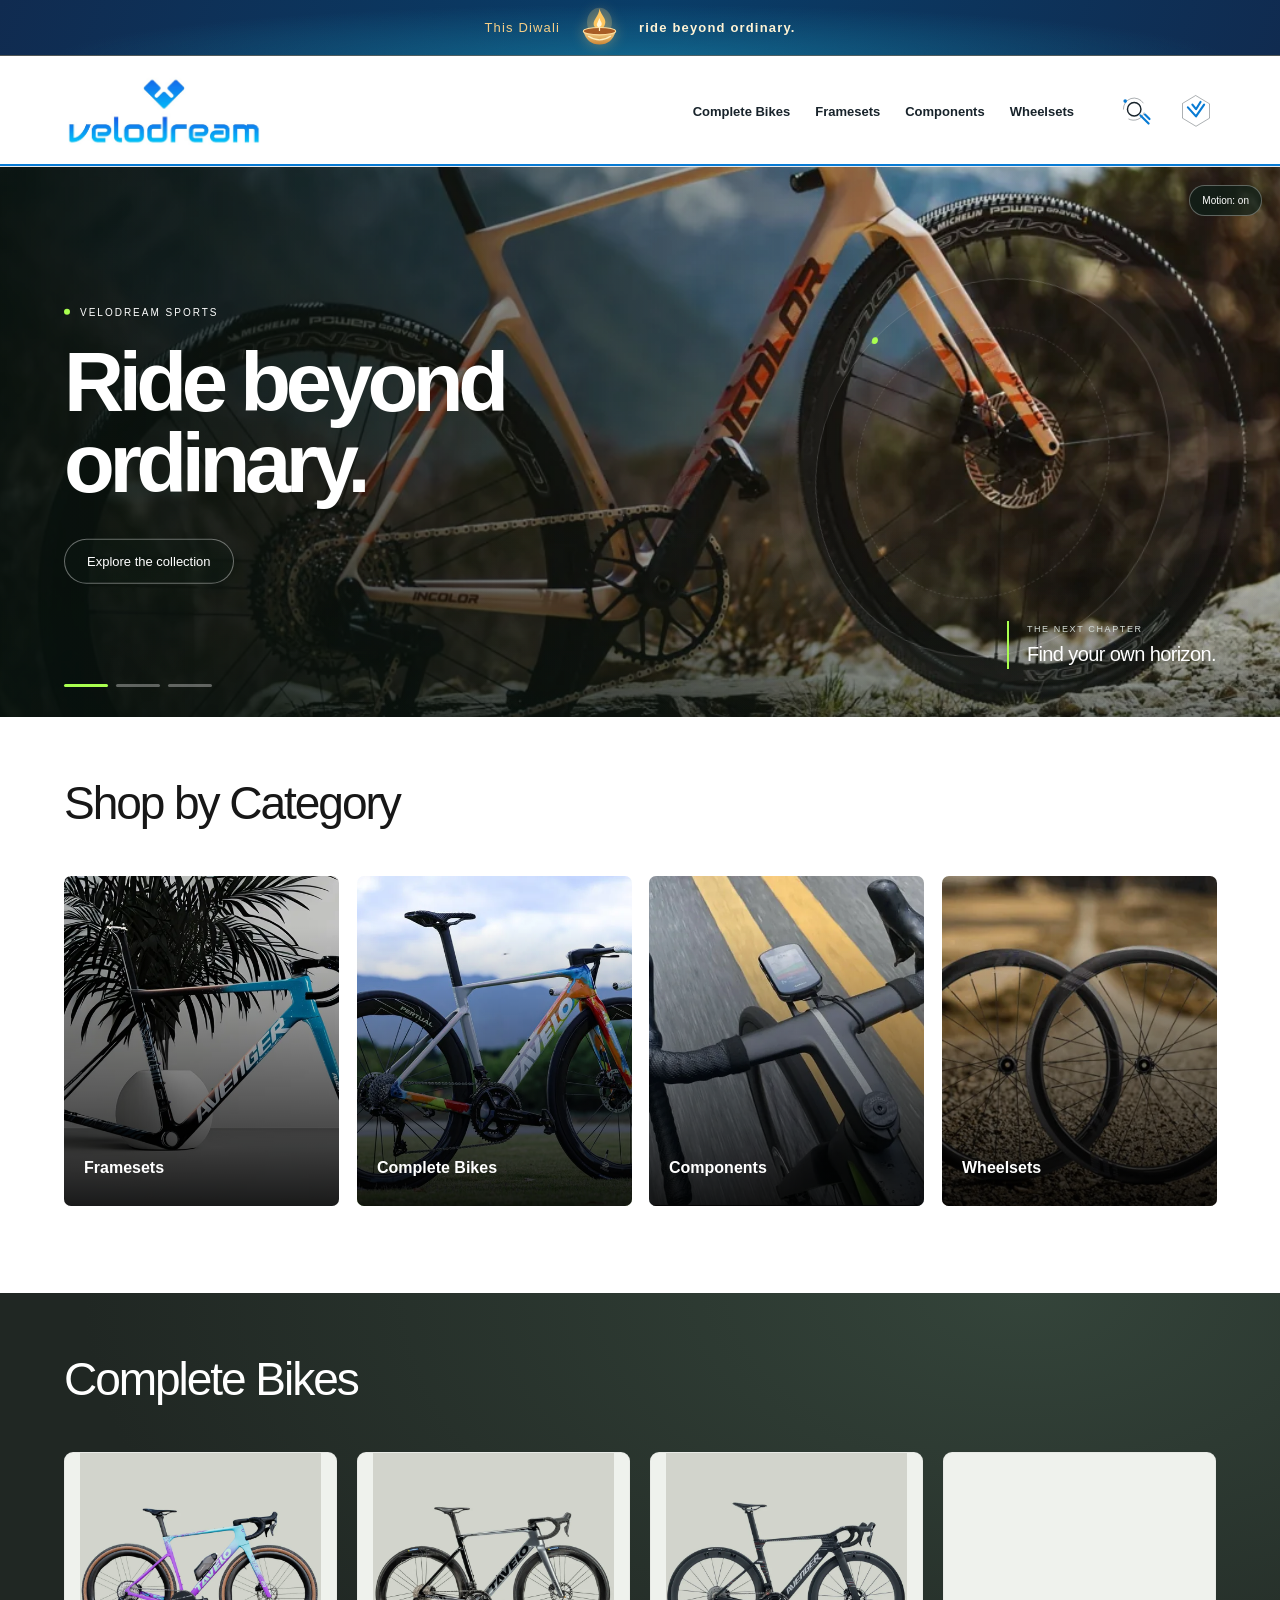
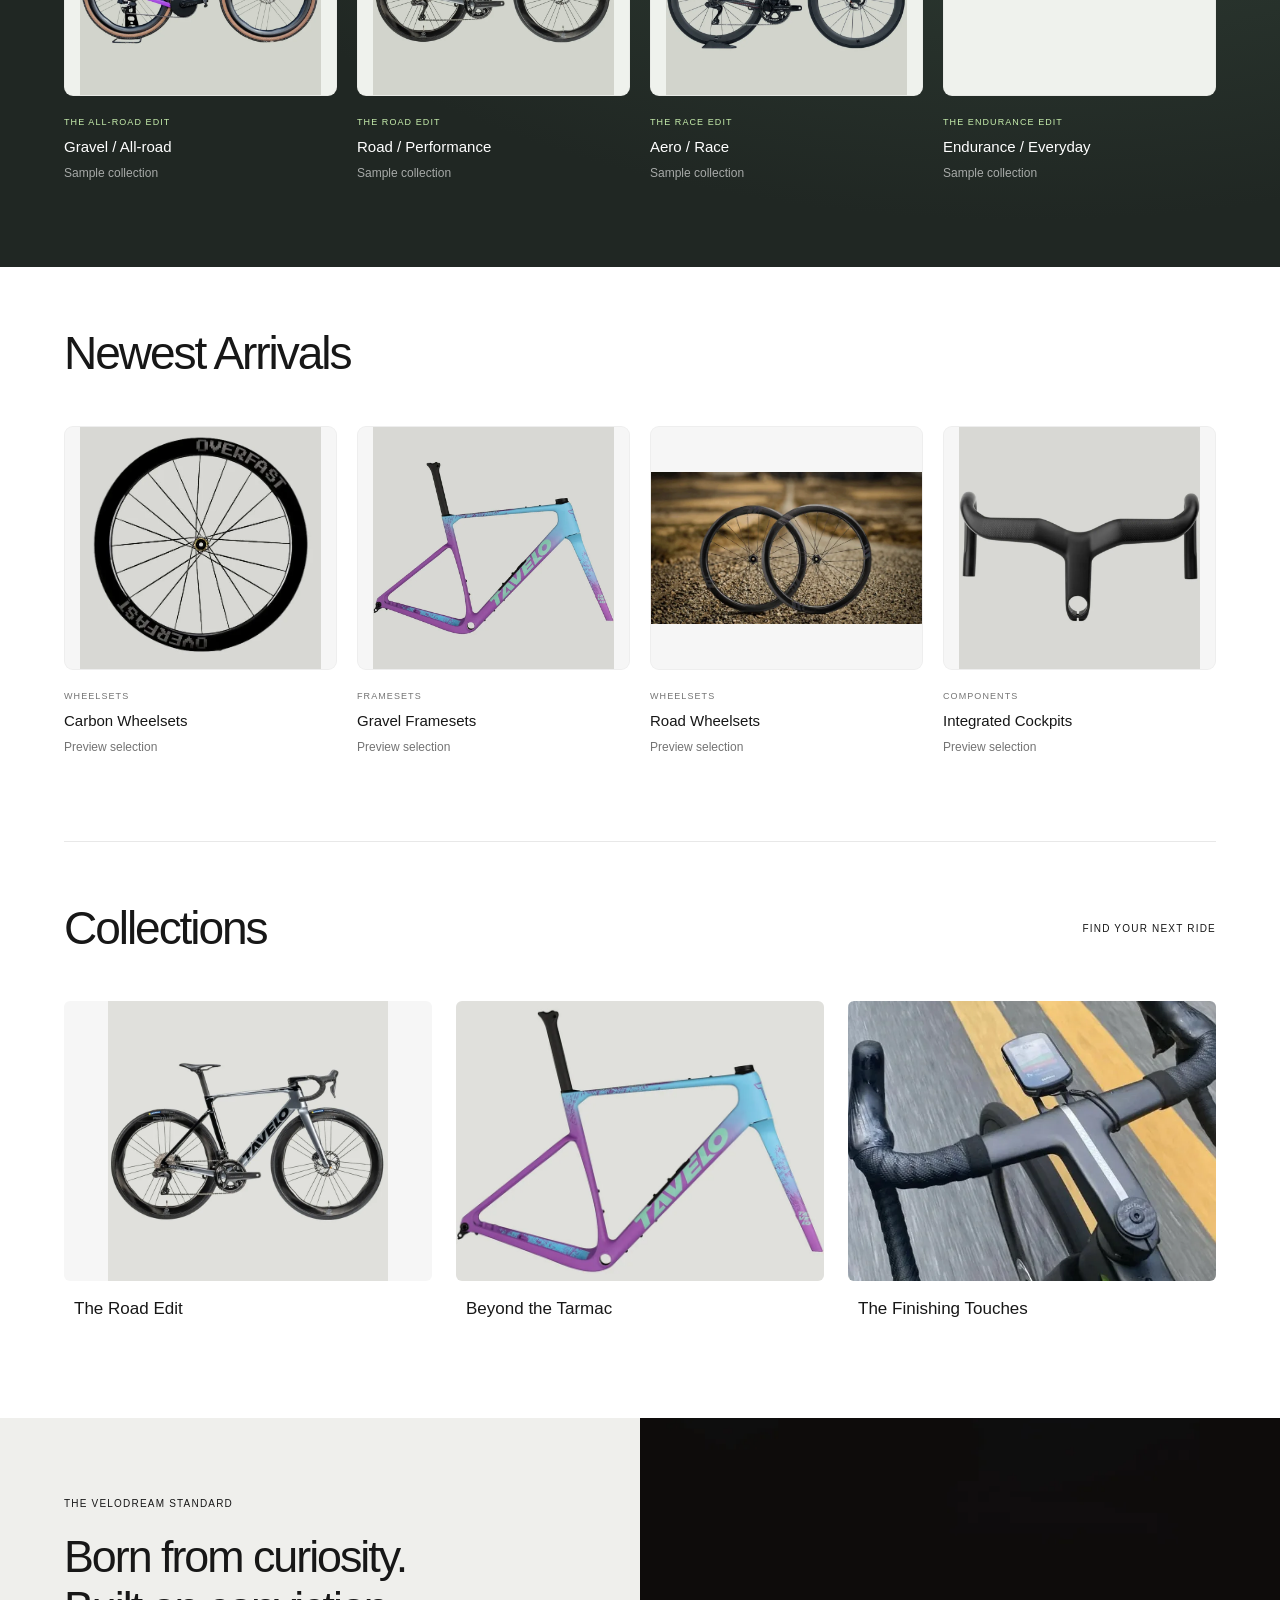
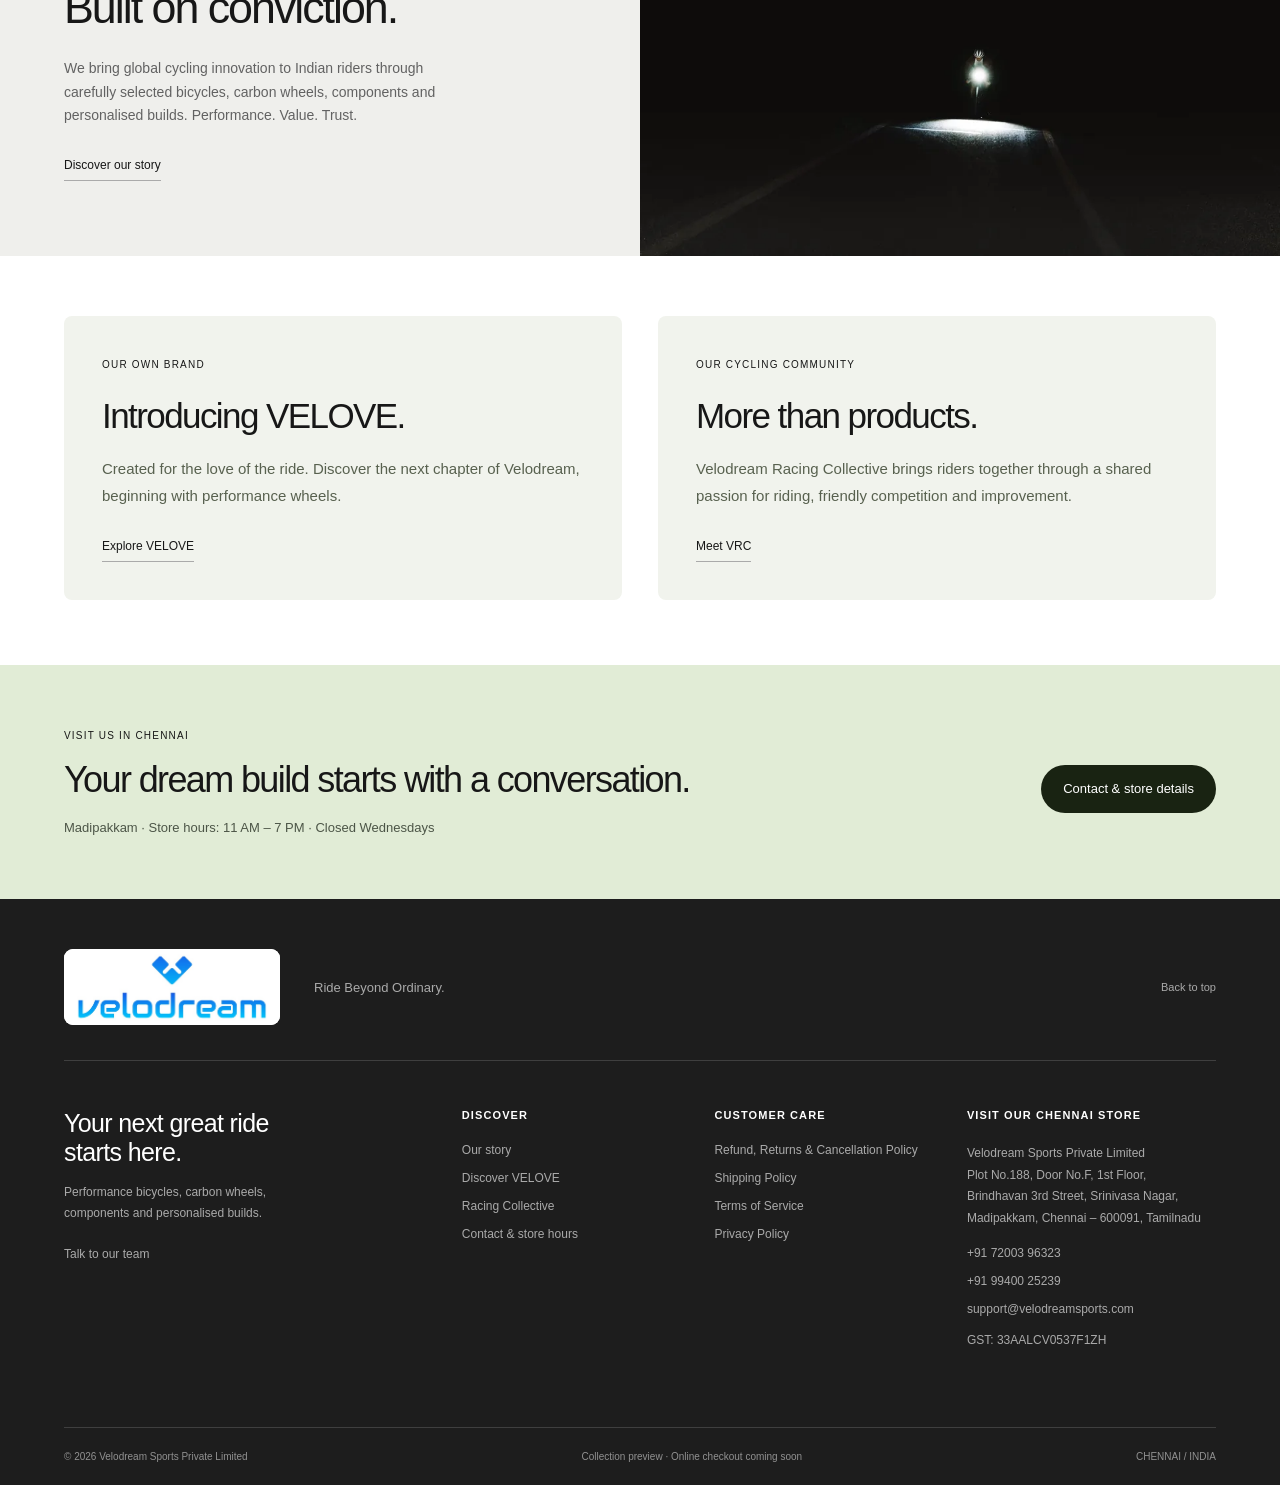
<file: index.html>
<!doctype html>
<html lang="en">
<head>
  <meta charset="utf-8">
  <meta name="viewport" content="width=device-width,initial-scale=1">
  <meta name="description" content="Performance bicycles, carbon wheelsets, framesets and custom bike builds. Discover Velodream Sports and visit our Chennai store.">
  <title>Velodream Sports | Ride Beyond Ordinary</title>
  <link rel="icon" href="logo.png" type="image/png">
  <link rel="stylesheet" href="styles.css">
  <link rel="stylesheet" href="motion.css?v=3">
  <script src="app.js?v=4" defer></script>
  <script src="motion.js?v=3" defer></script>
  <link rel="stylesheet" href="content.css?v=7">
</head>
<body>
  <a class="skip" href="#main">Skip to content</a>
  <div class="announcement diwali-banner"><div class="diwali-message"><span class="diwali-prefix">This Diwali</span><svg class="diya-art" viewBox="0 0 64 64" aria-hidden="true" focusable="false"><defs><linearGradient id="diya-bowl" x2="0" y2="1"><stop stop-color="#ffe4a1"/><stop offset="1" stop-color="#cd8635"/></linearGradient></defs><ellipse class="diya-glow" cx="32" cy="25" rx="17" ry="20" fill="#ffd67c" opacity=".22"/><path class="diya-flame" d="M32 6C34 16 43 20 39 29C36 37 24 35 24 27C24 20 31 17 32 6Z" fill="#ffc65f"/><path d="M32 19C33 24 37 26 34 30C30 34 27 29 29 26Z" fill="#fff7d9"/><path d="M10 37Q32 31 54 37Q49 55 32 55Q15 55 10 37Z" fill="url(#diya-bowl)"/><ellipse cx="32" cy="37" rx="22" ry="5" fill="#a85c25" stroke="#ffdfa0" stroke-width="1.5"/><path d="M17 44Q32 54 47 44M32 36L32 31" fill="none" stroke="#fff0c0" stroke-width="1.7" stroke-linecap="round"/></svg><span class="diwali-tagline">ride beyond ordinary.</span></div></div>
  <header class="header">
    <div class="header-inner">
      <button class="icon mobile-menu" aria-label="Open menu" aria-expanded="false" aria-controls="mobile-nav"><svg class="menu-art" viewBox="0 0 40 40" aria-hidden="true"><path class="menu-ribbon top" d="M8 14H32"/><path class="menu-ribbon bottom" d="M8 26H32"/><circle class="menu-node" cx="30" cy="20" r="2"/></svg></button>
      <a class="brand" href="./" aria-label="Velodream Sports home"><img src="velodream-blue-logo.jpg" width="1169" height="877" alt="Velodream"></a>
      <nav class="desktop-nav" aria-label="Main navigation">
        <a href="#complete-bikes">Complete Bikes </a><a href="#framesets">Framesets </a><a href="#components">Components </a><a href="#wheelsets">Wheelsets </a>
      </nav>
      <div class="header-actions"><button class="icon" data-search aria-label="Search the preview"><svg class="search-art" viewBox="0 0 40 40" aria-hidden="true"><path class="art-halo" d="M6 18A12 12 0 0 1 28 11M29 22A12 12 0 0 1 12 29"/><circle cx="18" cy="18" r="7.5"/><path class="art-accent" d="M25 25L34 34M30 24L35 29"/><circle class="art-spark" cx="8" cy="9" r="2"/></svg></button><a class="icon about-icon" href="#about" aria-label="About Velodream"><svg viewBox="0 0 40 40" aria-hidden="true"><path class="art-halo" d="M20 3L35 12V28L20 37L5 28V12Z"/><path class="art-accent" d="M11 16L20 26L29 13M16 13L20 18L25 10"/></svg></a></div>
    </div>
    <nav id="mobile-nav" class="mobile-nav" hidden inert aria-label="Mobile navigation"><div class="mobile-nav-inner"><span class="menu-eyebrow">FIND YOUR NEXT RIDE</span><a href="#complete-bikes"><img src="bike-2-optimized.webp" width="76" height="54" alt="" loading="lazy"><span>Complete Bikes<small>The complete ride</small></span><span class="menu-number">01</span></a><a href="#framesets"><img src="frame-detail-optimized.webp" width="76" height="54" alt="" loading="lazy"><span>Framesets<small>Start with possibility</small></span><span class="menu-number">02</span></a><a href="#components"><img src="components-optimized.webp" width="76" height="54" alt="" loading="lazy"><span>Components<small>Every detail matters</small></span><span class="menu-number">03</span></a><a href="#wheelsets"><img src="wheel-detail-optimized.webp" width="76" height="54" alt="" loading="lazy"><span>Wheelsets<small>Keep moving forward</small></span><span class="menu-number">04</span></a><a class="menu-about" href="#about">The Velodream story<span class="menu-number">05</span></a><small class="menu-signoff">Built around the rider.</small></div></nav>
  </header>
  <main id="main">
    <section class="hero" aria-label="Velodream inspiration">
      <div class="slides"><img class="slide active" src="banner-optimized.webp" alt="Performance gravel bike against a mountain landscape" fetchpriority="high" width="1068" height="1600" srcset="banner-mobile.webp 768w, banner-optimized.webp 1068w" sizes="(max-width:760px) 92vw, 100vw"><img class="slide" src="bikes-optimized.webp" alt="Road bike in a mountain setting" loading="lazy" width="937" height="600" decoding="async"><img class="slide" src="hero-optimized.webp" alt="Cyclist lighting the road ahead" loading="lazy" width="1000" height="667" decoding="async"></div>
      <div class="hero-orbit" aria-hidden="true"></div>
      <button class="motion-toggle" type="button" aria-label="Visual motion" aria-pressed="true" hidden>Motion: on</button>
      <div class="hero-caption"><span>THE NEXT CHAPTER</span><strong>Find your own horizon.</strong></div>
      <a class="hero-link" href="#categories"><span>VELODREAM SPORTS</span><h1>Ride beyond<br>ordinary.</h1><span class="hero-cta">Explore the collection </span></a>
      <div class="slider-dots" aria-label="Choose banner"><button aria-label="Show banner 1" aria-pressed="true" data-slide="0"></button><button aria-label="Show banner 2" aria-pressed="false" data-slide="1"></button><button aria-label="Show banner 3" aria-pressed="false" data-slide="2"></button></div>
    </section>
    <section class="section categories" id="categories">
      <div class="section-heading"><h2>Shop by Category</h2></div>
      <div class="category-grid track" id="categories-track">
        <a class="category" href="#framesets"><img src="frames-optimized.webp" alt="Carbon bicycle frameset" loading="lazy" width="600" height="600" decoding="async"><span>Framesets </span></a>
        <a class="category" href="#complete-bikes"><img src="bikes-optimized.webp" alt="Complete performance road bike" loading="lazy" width="937" height="600" decoding="async"><span>Complete Bikes </span></a>
        <a class="category" href="#components"><img src="components-optimized.webp" alt="Cycling cockpit and computer" loading="lazy" width="600" height="600" decoding="async"><span>Components </span></a>
        <a class="category" href="#wheelsets"><img src="wheels-optimized.webp" alt="Carbon wheelsets" loading="lazy" width="696" height="391" decoding="async"><span>Wheelsets </span></a>
      </div>
    </section>
    <section class="feature-section" id="complete-bikes"><div class="section">
      <div class="section-heading"><h2>Complete Bikes</h2></div>
      <div class="products track" id="bikes-track">
        <button class="product" data-product="Gravel / All-road" data-image="bike-1-optimized.webp"><span class="product-image"><img src="bike-1-optimized.webp" alt="Gravel bicycle" loading="lazy" width="800" height="800" decoding="async"><span class="view">Explore</span></span><span class="product-kind">THE ALL-ROAD EDIT</span><h3>Gravel / All-road</h3><span class="product-note">Sample collection</span></button>
        <button class="product" data-product="Road / Performance" data-image="bike-2-optimized.webp"><span class="product-image"><img src="bike-2-optimized.webp" alt="Performance road bicycle" loading="lazy" width="800" height="800" decoding="async"><span class="view">Explore</span></span><span class="product-kind">THE ROAD EDIT</span><h3>Road / Performance</h3><span class="product-note">Sample collection</span></button>
        <button class="product" data-product="Aero / Race" data-image="bike-3-optimized.webp"><span class="product-image"><img src="bike-3-optimized.webp" alt="Aero road bicycle" loading="lazy" width="800" height="800" decoding="async"><span class="view">Explore</span></span><span class="product-kind">THE RACE EDIT</span><h3>Aero / Race</h3><span class="product-note">Sample collection</span></button>
        <button class="product" data-product="Endurance / Everyday" data-image="bike-4-optimized.webp"><span class="product-image"><img src="bike-4-optimized.webp" alt="Endurance road bicycle" loading="lazy" width="800" height="800" decoding="async"><span class="view">Explore</span></span><span class="product-kind">THE ENDURANCE EDIT</span><h3>Endurance / Everyday</h3><span class="product-note">Sample collection</span></button>
      </div>
    </div></section>
    <section class="section" id="arrivals">
      <div class="section-heading"><h2>Newest Arrivals</h2></div>
      <div class="products track" id="arrivals-track">
        <button class="product" id="wheelsets" data-product="Carbon Wheelsets" data-image="wheel-detail-optimized.webp"><span class="product-image"><img src="wheel-detail-optimized.webp" alt="Deep section carbon wheels" loading="lazy" width="595" height="595" decoding="async"><span class="view">Explore</span></span><span class="product-kind">WHEELSETS</span><h3>Carbon Wheelsets</h3><span class="product-note">Preview selection</span></button>
        <button class="product" id="framesets" data-product="Gravel Framesets" data-image="frame-detail-optimized.webp"><span class="product-image"><img src="frame-detail-optimized.webp" alt="Carbon gravel frameset" loading="lazy" width="800" height="800" decoding="async"><span class="view">Explore</span></span><span class="product-kind">FRAMESETS</span><h3>Gravel Framesets</h3><span class="product-note">Preview selection</span></button>
        <button class="product" data-product="Road Wheelsets" data-image="wheels-optimized.webp"><span class="product-image"><img src="wheels-optimized.webp" alt="Pair of road wheels" loading="lazy" width="696" height="391" decoding="async"><span class="view">Explore</span></span><span class="product-kind">WHEELSETS</span><h3>Road Wheelsets</h3><span class="product-note">Preview selection</span></button>
        <button class="product" id="components" data-product="Integrated Cockpits" data-image="bar-optimized.webp"><span class="product-image"><img src="bar-optimized.webp" alt="Integrated carbon handlebar" loading="lazy" width="800" height="800" decoding="async"><span class="view">Explore</span></span><span class="product-kind">COMPONENTS</span><h3>Integrated Cockpits</h3><span class="product-note">Preview selection</span></button>
      </div>
    </section>
    <section class="section collections" id="collections"><div class="section-heading"><h2>Collections</h2><span class="eyebrow">FIND YOUR NEXT RIDE</span></div><div class="collection-grid"><a href="#complete-bikes"><img src="bike-2-optimized.webp" alt="Road cycling collection" loading="lazy" width="800" height="800" decoding="async"><h3>The Road Edit </h3></a><a href="#framesets"><img src="frame-detail-optimized.webp" alt="Gravel cycling collection" loading="lazy" width="800" height="800" decoding="async"><h3>Beyond the Tarmac </h3></a><a href="#components"><img src="components-optimized.webp" alt="Cycling component collection" loading="lazy" width="600" height="600" decoding="async"><h3>The Finishing Touches </h3></a></div></section>
    <section class="story" id="about"><div><span class="eyebrow">THE VELODREAM STANDARD</span><h2>Born from curiosity.<br>Built on conviction.</h2><p>We bring global cycling innovation to Indian riders through carefully selected bicycles, carbon wheels, components and personalised builds. Performance. Value. Trust.</p><a class="text-link" href="about.html">Discover our story</a></div><img src="hero-optimized.webp" alt="A rider on a quiet road after dark" loading="lazy" width="1000" height="667" decoding="async"></section>
  <section class="brand-chapters section"><a href="about.html#velove"><span class="eyebrow">OUR OWN BRAND</span><h2>Introducing VELOVE.</h2><p>Created for the love of the ride. Discover the next chapter of Velodream, beginning with performance wheels.</p><span class="text-link">Explore VELOVE</span></a><a href="about.html#vrc"><span class="eyebrow">OUR CYCLING COMMUNITY</span><h2>More than products.</h2><p>Velodream Racing Collective brings riders together through a shared passion for riding, friendly competition and improvement.</p><span class="text-link">Meet VRC</span></a></section><section class="visit-strip"><div><span class="eyebrow">VISIT US IN CHENNAI</span><h2>Your dream build starts with a conversation.</h2><p>Madipakkam · Store hours: 11 AM – 7 PM · Closed Wednesdays</p></div><a class="contact-cta" href="contact.html">Contact &amp; store details</a></section></main>
  <footer><div class="footer-top"><a class="brand" href="./"><img src="velodream-blue-logo.jpg" width="1169" height="877" alt="Velodream"></a><p>Ride Beyond Ordinary.</p><a href="#main" class="back-top">Back to top</a></div><div class="footer-grid"><div class="footer-about"><h2>Your next great ride starts here.</h2><p>Performance bicycles, carbon wheels, components and personalised builds.</p><a href="contact.html">Talk to our team</a></div><div><h3>Discover</h3><a href="about.html">Our story</a><a href="about.html#velove">Discover VELOVE</a><a href="about.html#vrc">Racing Collective</a><a href="contact.html">Contact &amp; store hours</a></div><div><h3>Customer care</h3><a href="returns.html">Refund, Returns &amp; Cancellation Policy</a><a href="shipping.html">Shipping Policy</a><a href="terms.html">Terms of Service</a><a href="privacy.html">Privacy Policy</a></div><div><h3>Visit our Chennai store</h3><p>Velodream Sports Private Limited<br>Plot No.188, Door No.F, 1st Floor,<br>Brindhavan 3rd Street, Srinivasa Nagar,<br>Madipakkam, Chennai – 600091, Tamilnadu</p><a href="tel:+917200396323">+91 72003 96323</a><a href="tel:+919940025239">+91 99400 25239</a><a href="mailto:support@velodreamsports.com">support@velodreamsports.com</a><p>GST: 33AALCV0537F1ZH</p></div></div><div class="footer-bottom"><span>© <span id="year">2026</span> Velodream Sports Private Limited</span><span>Collection preview · Online checkout coming soon</span><span>CHENNAI / INDIA</span></div></footer>
  <dialog id="product-dialog" aria-labelledby="detail-title"><button class="dialog-close icon" aria-label="Close details"><svg class="close-art" viewBox="0 0 40 40" aria-hidden="true"><path class="art-halo" d="M6 15V6H15M25 34H34V25"/><path d="M13 13L27 27M27 13L13 27"/></svg></button><img id="detail-image" alt=""><div class="dialog-copy"><span class="eyebrow">VELODREAM / COLLECTION PREVIEW</span><h2 id="detail-title"></h2><p>This is a sample selection for our new homepage. Final products, specifications and availability will be added later.</p><button class="solid-button dialog-dismiss">Continue exploring</button></div></dialog>
  <dialog id="search-dialog" aria-label="Search the collection"><div class="search-heading"><h2>What are you looking for?</h2><button class="dialog-close icon" aria-label="Close search"><svg class="close-art" viewBox="0 0 40 40" aria-hidden="true"><path class="art-halo" d="M6 15V6H15M25 34H34V25"/><path d="M13 13L27 27M27 13L13 27"/></svg></button></div><label for="search-input">Search bikes, framesets or components</label><input id="search-input" type="search" placeholder="Try “gravel” or “wheels”…" autocomplete="off"><div id="search-results" aria-live="polite"></div></dialog>
</body>
</html>
</file>
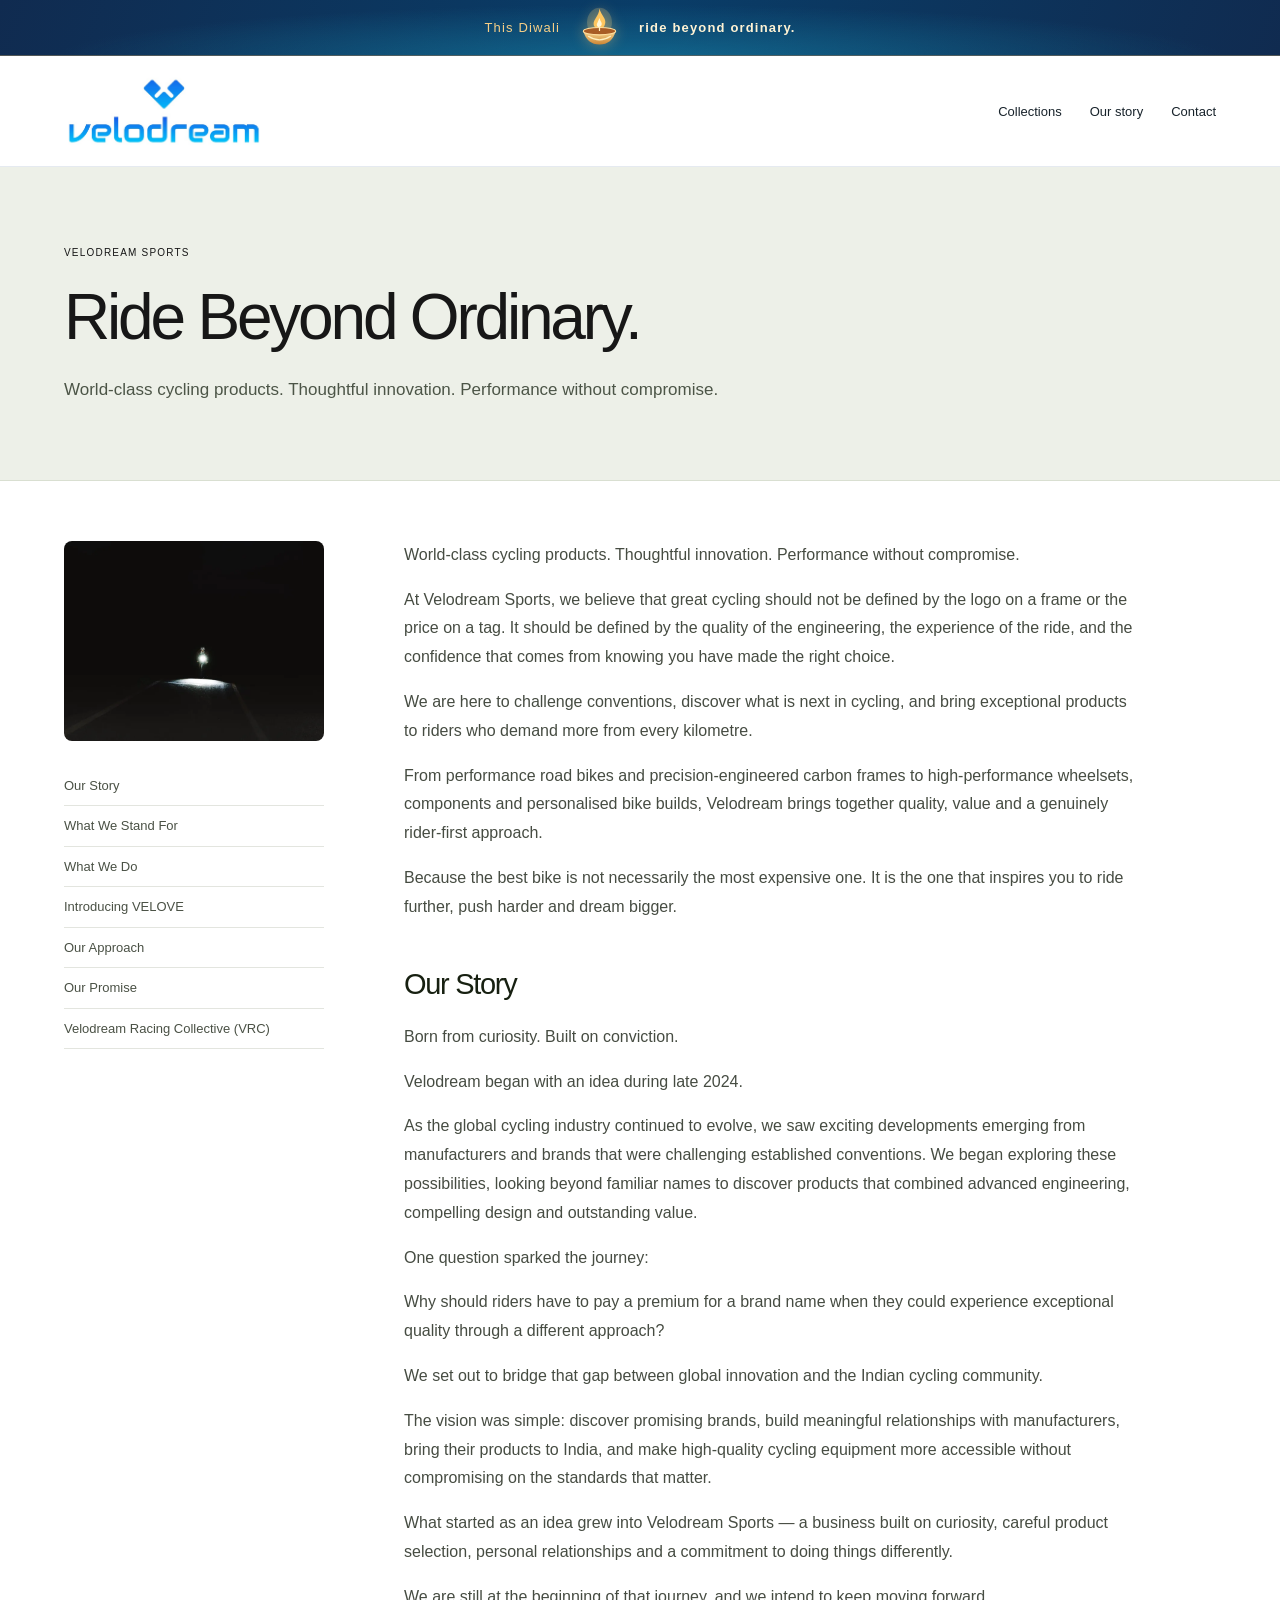
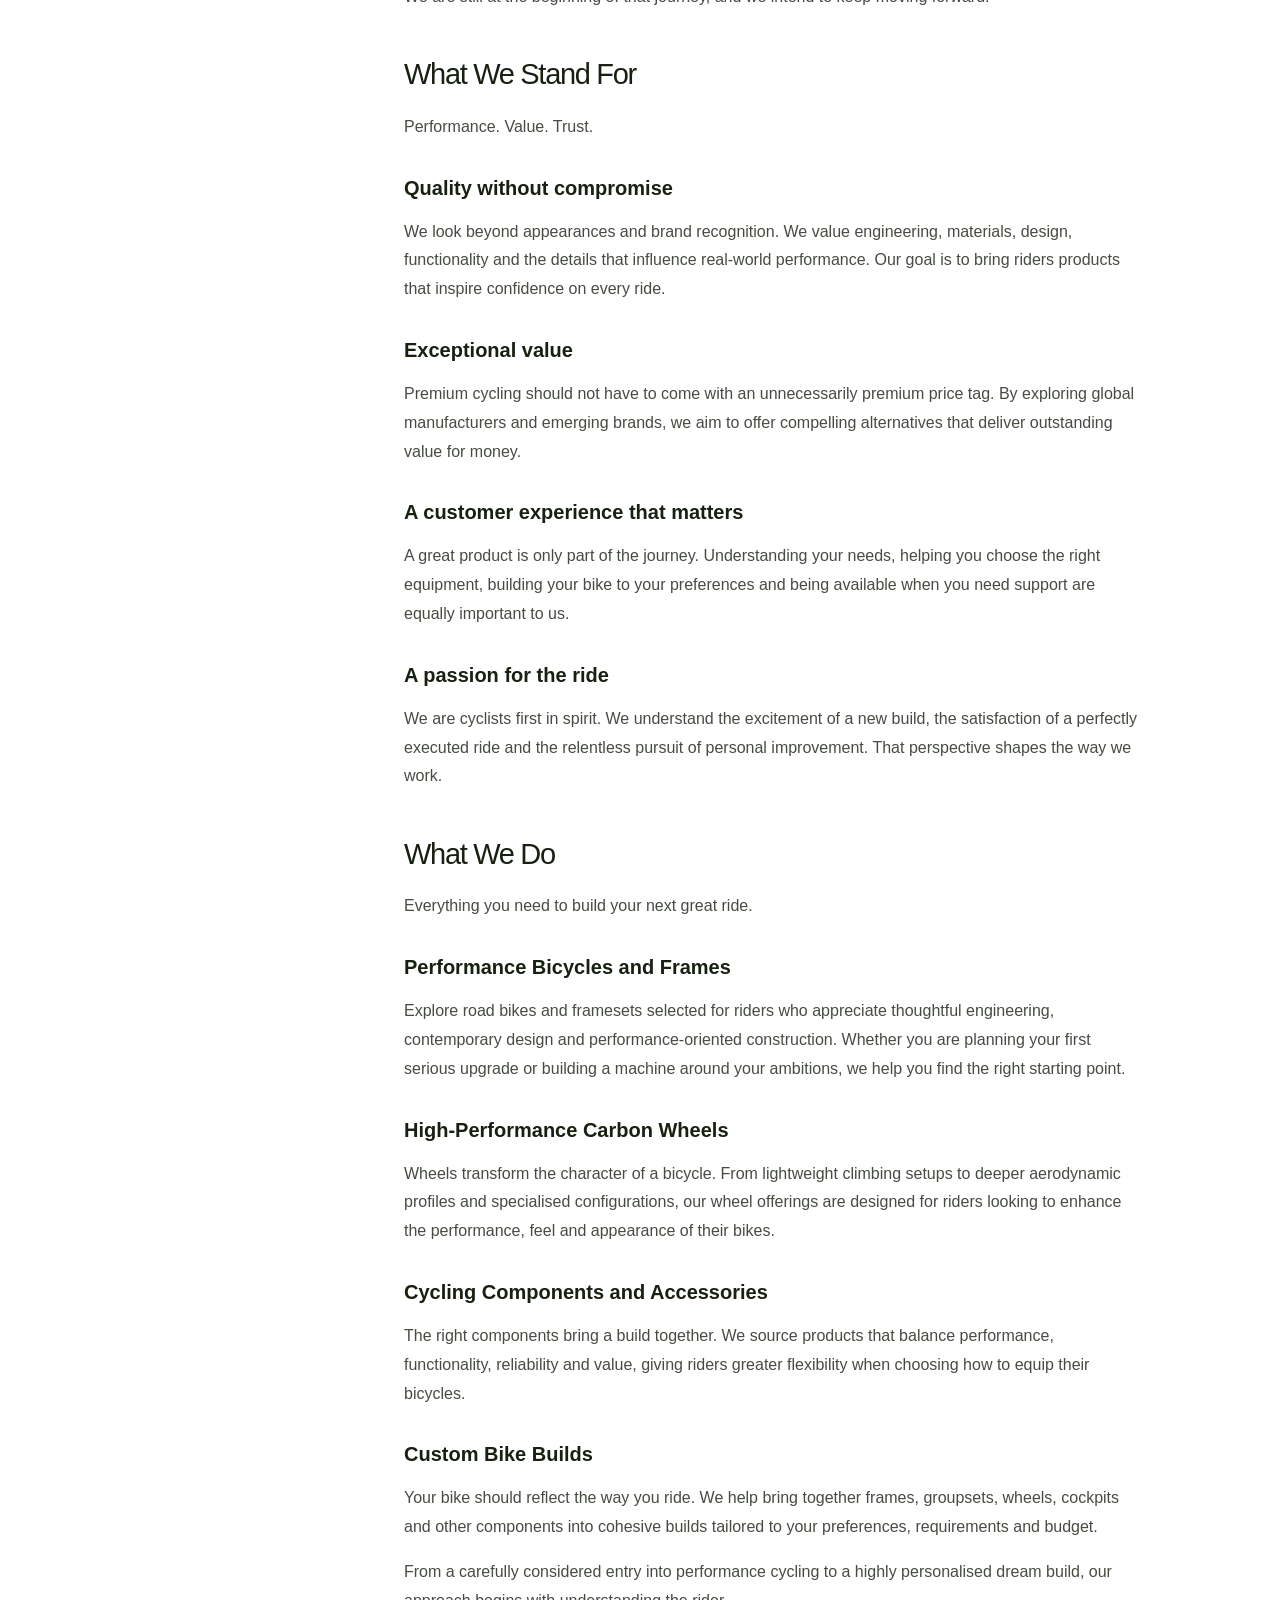
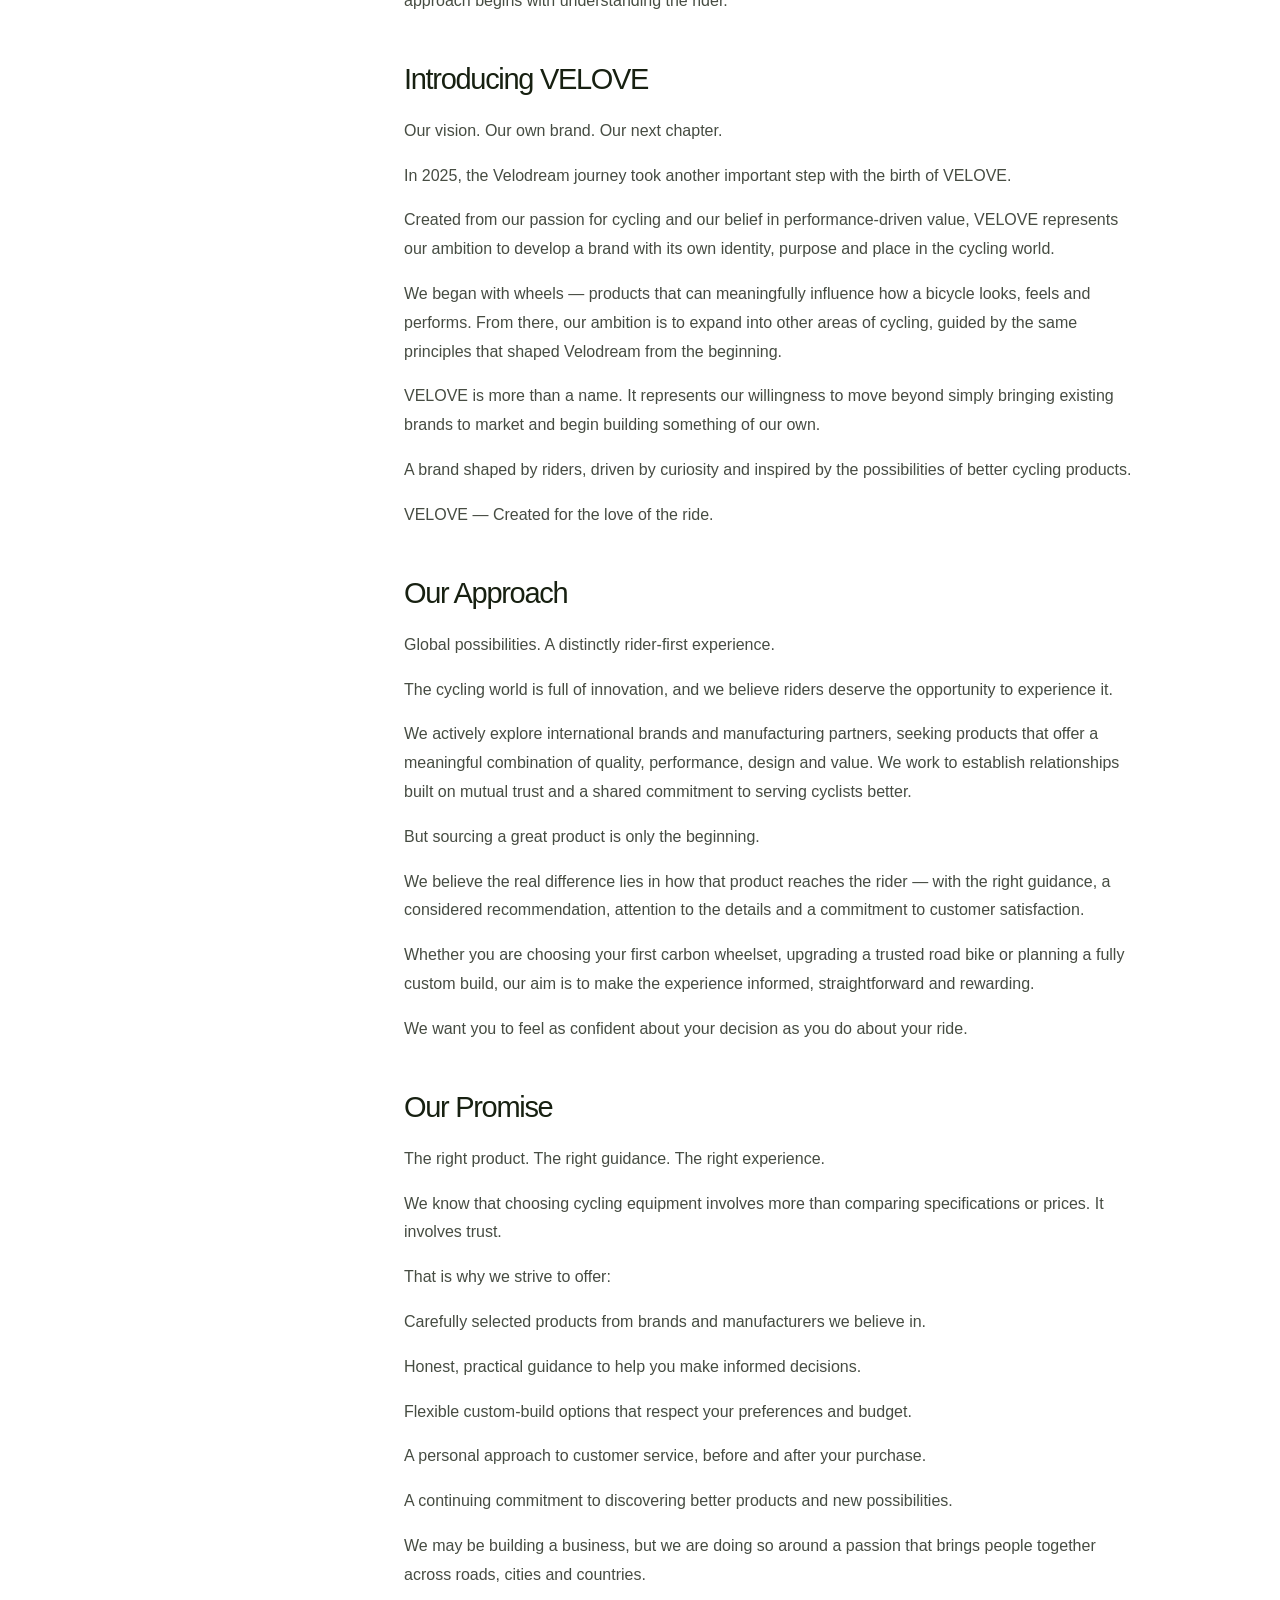
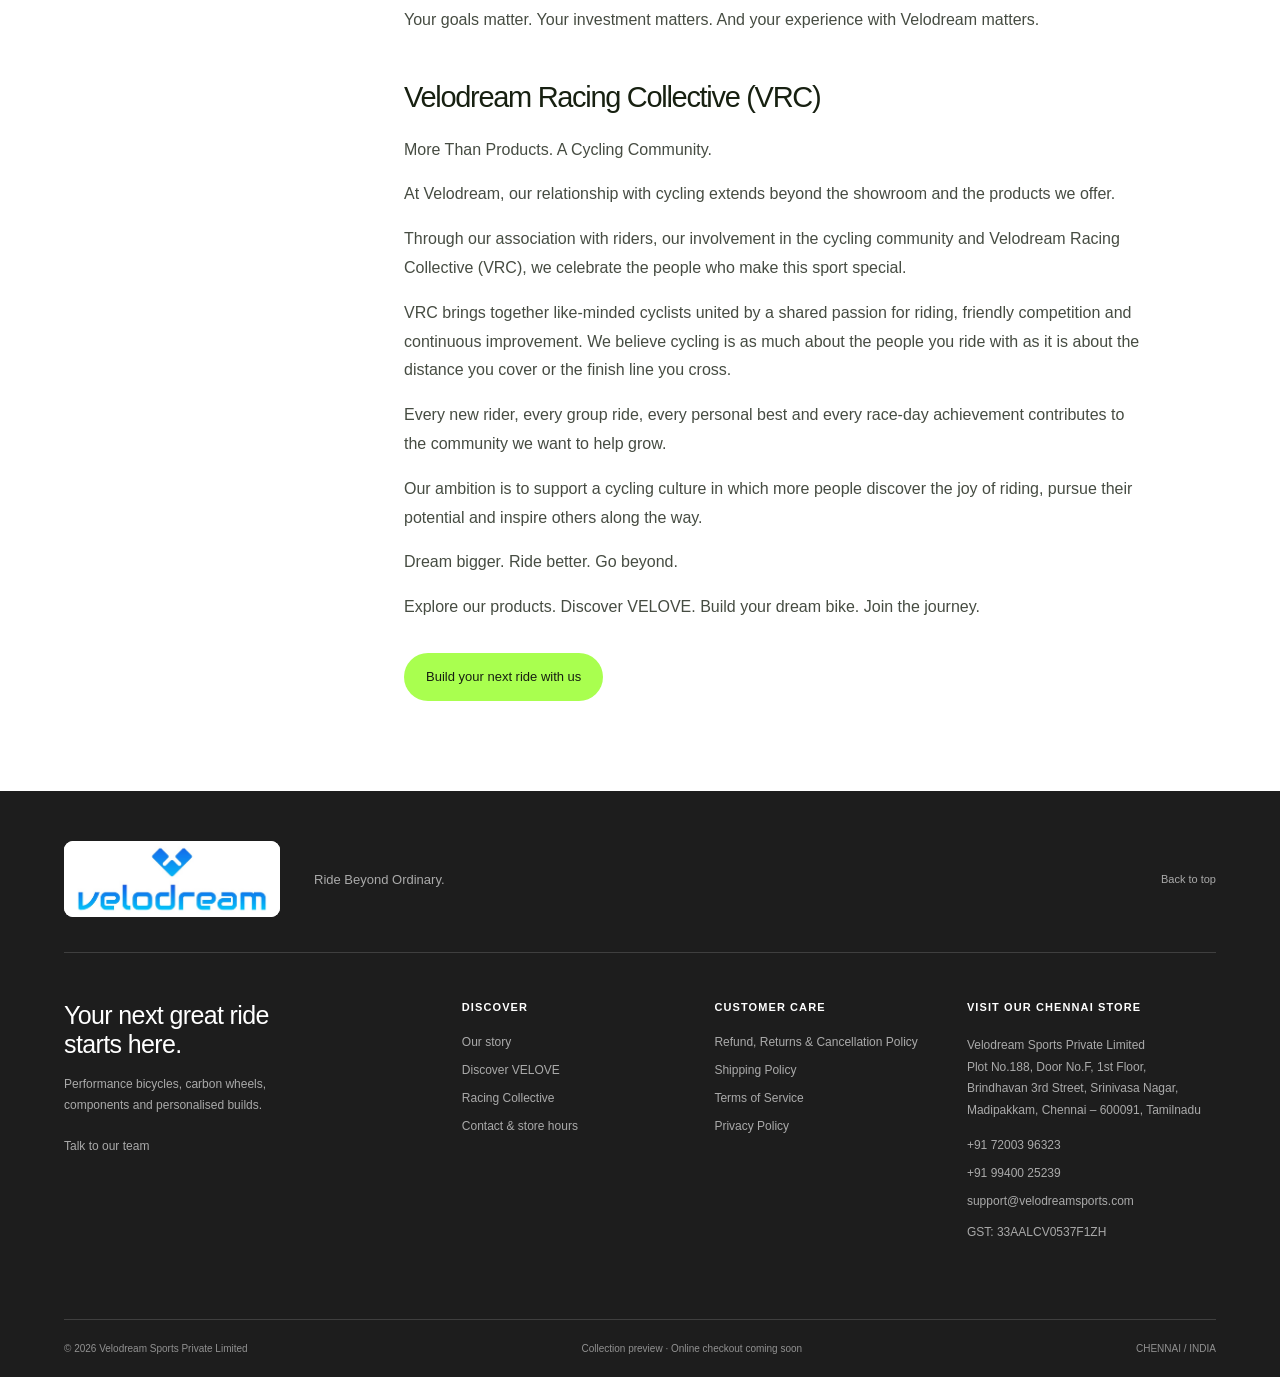
<file: about.html>
<!doctype html><html lang="en"><head><meta charset="utf-8"><meta name="viewport" content="width=device-width,initial-scale=1"><title>Ride Beyond Ordinary. | Velodream Sports</title><meta name="description" content="World-class cycling products. Thoughtful innovation. Performance without compromise."><link rel="icon" href="logo.png"><link rel="stylesheet" href="styles.css"><link rel="stylesheet" href="content.css?v=7"></head><body><a class="skip" href="#main">Skip to content</a><div class="announcement diwali-banner"><div class="diwali-message"><span class="diwali-prefix">This Diwali</span><svg class="diya-art" viewBox="0 0 64 64" aria-hidden="true" focusable="false"><defs><linearGradient id="diya-bowl" x2="0" y2="1"><stop stop-color="#ffe4a1"/><stop offset="1" stop-color="#cd8635"/></linearGradient></defs><ellipse class="diya-glow" cx="32" cy="25" rx="17" ry="20" fill="#ffd67c" opacity=".22"/><path class="diya-flame" d="M32 6C34 16 43 20 39 29C36 37 24 35 24 27C24 20 31 17 32 6Z" fill="#ffc65f"/><path d="M32 19C33 24 37 26 34 30C30 34 27 29 29 26Z" fill="#fff7d9"/><path d="M10 37Q32 31 54 37Q49 55 32 55Q15 55 10 37Z" fill="url(#diya-bowl)"/><ellipse cx="32" cy="37" rx="22" ry="5" fill="#a85c25" stroke="#ffdfa0" stroke-width="1.5"/><path d="M17 44Q32 54 47 44M32 36L32 31" fill="none" stroke="#fff0c0" stroke-width="1.7" stroke-linecap="round"/></svg><span class="diwali-tagline">ride beyond ordinary.</span></div></div><header class="header content-header"><div class="header-inner"><a class="brand" href="./" aria-label="Velodream Sports home"><img src="velodream-blue-logo.jpg" width="1169" height="877" alt="Velodream"></a><nav aria-label="Main navigation" class="content-nav"><a href="./#categories">Collections</a><a href="about.html">Our story</a><a href="contact.html">Contact</a></nav></div></header><main id="main"><section class="page-intro"><a class="eyebrow" href="./">VELODREAM SPORTS</a><h1>Ride Beyond Ordinary.</h1><p>World-class cycling products. Thoughtful innovation. Performance without compromise.</p></section><div class="reading-layout"><aside class="contents"><img class="story-photo" src="hero-optimized.webp" width="1000" height="667" alt="A cyclist lighting the road ahead"><nav aria-label="Our story sections"><a href="#story">Our Story</a><a href="#values">What We Stand For</a><a href="#offerings">What We Do</a><a href="#velove">Introducing VELOVE</a><a href="#approach">Our Approach</a><a href="#promise">Our Promise</a><a href="#vrc">Velodream Racing Collective (VRC)</a></nav></aside><article class="prose"><p>World-class cycling products. Thoughtful innovation. Performance without compromise.</p><p>At Velodream Sports, we believe that great cycling should not be defined by the logo on a frame or the price on a tag. It should be defined by the quality of the engineering, the experience of the ride, and the confidence that comes from knowing you have made the right choice.</p><p>We are here to challenge conventions, discover what is next in cycling, and bring exceptional products to riders who demand more from every kilometre.</p><p>From performance road bikes and precision-engineered carbon frames to high-performance wheelsets, components and personalised bike builds, Velodream brings together quality, value and a genuinely rider-first approach.</p><p>Because the best bike is not necessarily the most expensive one. It is the one that inspires you to ride further, push harder and dream bigger.</p><h2 id="story">Our Story</h2><p>Born from curiosity. Built on conviction.</p><p>Velodream began with an idea during late 2024.</p><p>As the global cycling industry continued to evolve, we saw exciting developments emerging from manufacturers and brands that were challenging established conventions. We began exploring these possibilities, looking beyond familiar names to discover products that combined advanced engineering, compelling design and outstanding value.</p><p>One question sparked the journey:</p><p>Why should riders have to pay a premium for a brand name when they could experience exceptional quality through a different approach?</p><p>We set out to bridge that gap between global innovation and the Indian cycling community.</p><p>The vision was simple: discover promising brands, build meaningful relationships with manufacturers, bring their products to India, and make high-quality cycling equipment more accessible without compromising on the standards that matter.</p><p>What started as an idea grew into Velodream Sports — a business built on curiosity, careful product selection, personal relationships and a commitment to doing things differently.</p><p>We are still at the beginning of that journey, and we intend to keep moving forward.</p><h2 id="values">What We Stand For</h2><p>Performance. Value. Trust.</p><h3>Quality without compromise</h3><p>We look beyond appearances and brand recognition. We value engineering, materials, design, functionality and the details that influence real-world performance. Our goal is to bring riders products that inspire confidence on every ride.</p><h3>Exceptional value</h3><p>Premium cycling should not have to come with an unnecessarily premium price tag. By exploring global manufacturers and emerging brands, we aim to offer compelling alternatives that deliver outstanding value for money.</p><h3>A customer experience that matters</h3><p>A great product is only part of the journey. Understanding your needs, helping you choose the right equipment, building your bike to your preferences and being available when you need support are equally important to us.</p><h3>A passion for the ride</h3><p>We are cyclists first in spirit. We understand the excitement of a new build, the satisfaction of a perfectly executed ride and the relentless pursuit of personal improvement. That perspective shapes the way we work.</p><h2 id="offerings">What We Do</h2><p>Everything you need to build your next great ride.</p><h3>Performance Bicycles and Frames</h3><p>Explore road bikes and framesets selected for riders who appreciate thoughtful engineering, contemporary design and performance-oriented construction. Whether you are planning your first serious upgrade or building a machine around your ambitions, we help you find the right starting point.</p><h3>High-Performance Carbon Wheels</h3><p>Wheels transform the character of a bicycle. From lightweight climbing setups to deeper aerodynamic profiles and specialised configurations, our wheel offerings are designed for riders looking to enhance the performance, feel and appearance of their bikes.</p><h3>Cycling Components and Accessories</h3><p>The right components bring a build together. We source products that balance performance, functionality, reliability and value, giving riders greater flexibility when choosing how to equip their bicycles.</p><h3>Custom Bike Builds</h3><p>Your bike should reflect the way you ride. We help bring together frames, groupsets, wheels, cockpits and other components into cohesive builds tailored to your preferences, requirements and budget.</p><p>From a carefully considered entry into performance cycling to a highly personalised dream build, our approach begins with understanding the rider.</p><h2 id="velove">Introducing VELOVE</h2><p>Our vision. Our own brand. Our next chapter.</p><p>In 2025, the Velodream journey took another important step with the birth of VELOVE.</p><p>Created from our passion for cycling and our belief in performance-driven value, VELOVE represents our ambition to develop a brand with its own identity, purpose and place in the cycling world.</p><p>We began with wheels — products that can meaningfully influence how a bicycle looks, feels and performs. From there, our ambition is to expand into other areas of cycling, guided by the same principles that shaped Velodream from the beginning.</p><p>VELOVE is more than a name. It represents our willingness to move beyond simply bringing existing brands to market and begin building something of our own.</p><p>A brand shaped by riders, driven by curiosity and inspired by the possibilities of better cycling products.</p><p>VELOVE — Created for the love of the ride.</p><h2 id="approach">Our Approach</h2><p>Global possibilities. A distinctly rider-first experience.</p><p>The cycling world is full of innovation, and we believe riders deserve the opportunity to experience it.</p><p>We actively explore international brands and manufacturing partners, seeking products that offer a meaningful combination of quality, performance, design and value. We work to establish relationships built on mutual trust and a shared commitment to serving cyclists better.</p><p>But sourcing a great product is only the beginning.</p><p>We believe the real difference lies in how that product reaches the rider — with the right guidance, a considered recommendation, attention to the details and a commitment to customer satisfaction.</p><p>Whether you are choosing your first carbon wheelset, upgrading a trusted road bike or planning a fully custom build, our aim is to make the experience informed, straightforward and rewarding.</p><p>We want you to feel as confident about your decision as you do about your ride.</p><h2 id="promise">Our Promise</h2><p>The right product. The right guidance. The right experience.</p><p>We know that choosing cycling equipment involves more than comparing specifications or prices. It involves trust.</p><p>That is why we strive to offer:</p><p>Carefully selected products from brands and manufacturers we believe in.</p><p>Honest, practical guidance to help you make informed decisions.</p><p>Flexible custom-build options that respect your preferences and budget.</p><p>A personal approach to customer service, before and after your purchase.</p><p>A continuing commitment to discovering better products and new possibilities.</p><p>We may be building a business, but we are doing so around a passion that brings people together across roads, cities and countries.</p><p>Your goals matter. Your investment matters. And your experience with Velodream matters.</p><h2 id="vrc">Velodream Racing Collective (VRC)</h2><p>More Than Products. A Cycling Community.</p><p>At Velodream, our relationship with cycling extends beyond the showroom and the products we offer.</p><p>Through our association with riders, our involvement in the cycling community and Velodream Racing Collective (VRC), we celebrate the people who make this sport special.</p><p>VRC brings together like-minded cyclists united by a shared passion for riding, friendly competition and continuous improvement. We believe cycling is as much about the people you ride with as it is about the distance you cover or the finish line you cross.</p><p>Every new rider, every group ride, every personal best and every race-day achievement contributes to the community we want to help grow.</p><p>Our ambition is to support a cycling culture in which more people discover the joy of riding, pursue their potential and inspire others along the way.</p><p>Dream bigger. Ride better. Go beyond.</p><p>Explore our products. Discover VELOVE. Build your dream bike. Join the journey.</p><a class="contact-cta" href="contact.html">Build your next ride with us</a></article></div></main><footer><div class="footer-top"><a class="brand" href="./"><img src="velodream-blue-logo.jpg" width="1169" height="877" alt="Velodream"></a><p>Ride Beyond Ordinary.</p><a href="#main" class="back-top">Back to top</a></div><div class="footer-grid"><div class="footer-about"><h2>Your next great ride starts here.</h2><p>Performance bicycles, carbon wheels, components and personalised builds.</p><a href="contact.html">Talk to our team</a></div><div><h3>Discover</h3><a href="about.html">Our story</a><a href="about.html#velove">Discover VELOVE</a><a href="about.html#vrc">Racing Collective</a><a href="contact.html">Contact &amp; store hours</a></div><div><h3>Customer care</h3><a href="returns.html">Refund, Returns &amp; Cancellation Policy</a><a href="shipping.html">Shipping Policy</a><a href="terms.html">Terms of Service</a><a href="privacy.html">Privacy Policy</a></div><div><h3>Visit our Chennai store</h3><p>Velodream Sports Private Limited<br>Plot No.188, Door No.F, 1st Floor,<br>Brindhavan 3rd Street, Srinivasa Nagar,<br>Madipakkam, Chennai – 600091, Tamilnadu</p><a href="tel:+917200396323">+91 72003 96323</a><a href="tel:+919940025239">+91 99400 25239</a><a href="mailto:support@velodreamsports.com">support@velodreamsports.com</a><p>GST: 33AALCV0537F1ZH</p></div></div><div class="footer-bottom"><span>© <span id="year">2026</span> Velodream Sports Private Limited</span><span>Collection preview · Online checkout coming soon</span><span>CHENNAI / INDIA</span></div></footer></body></html>
</file>
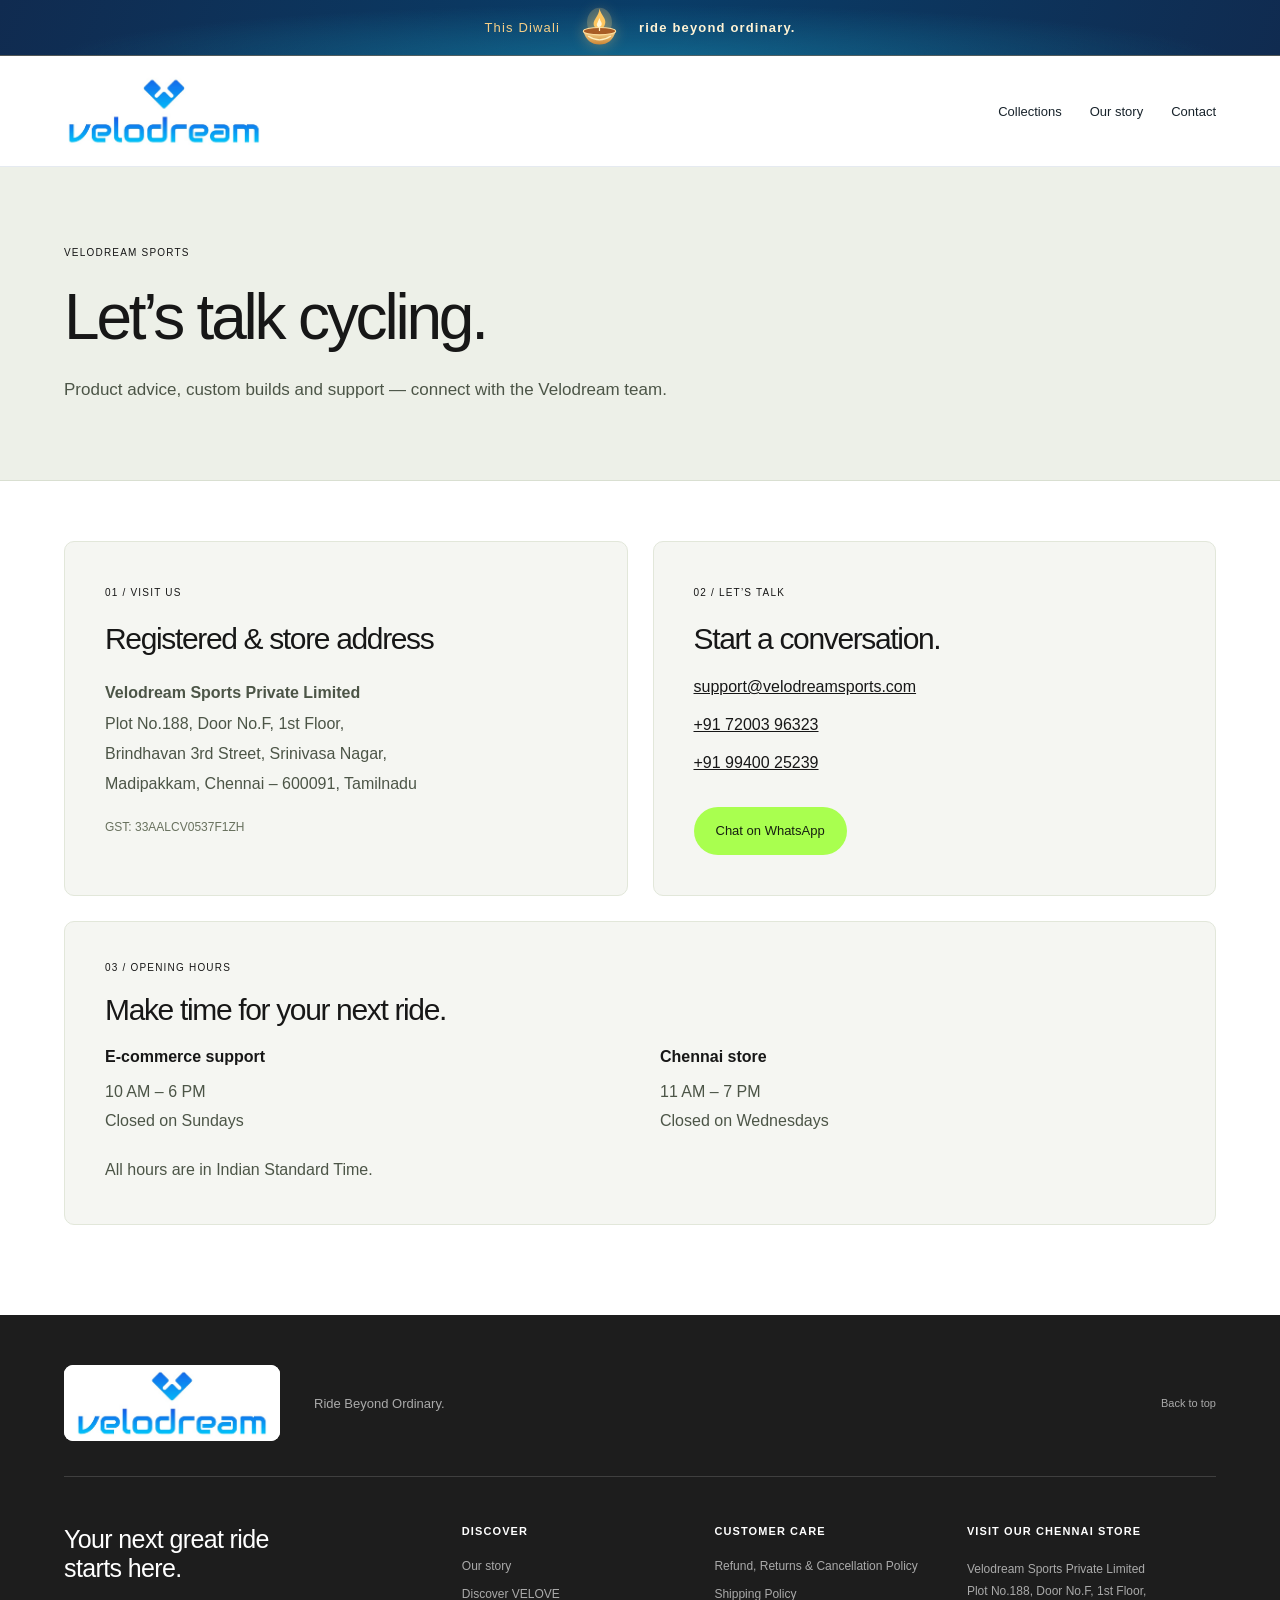
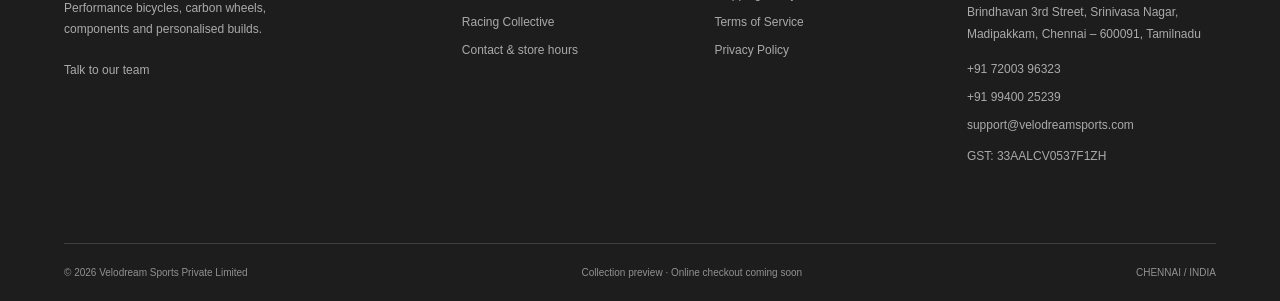
<file: contact.html>
<!doctype html><html lang="en"><head><meta charset="utf-8"><meta name="viewport" content="width=device-width,initial-scale=1"><title>Let’s talk cycling. | Velodream Sports</title><meta name="description" content="Product advice, custom builds and support — connect with the Velodream team."><link rel="icon" href="logo.png"><link rel="stylesheet" href="styles.css"><link rel="stylesheet" href="content.css?v=7"></head><body><a class="skip" href="#main">Skip to content</a><div class="announcement diwali-banner"><div class="diwali-message"><span class="diwali-prefix">This Diwali</span><svg class="diya-art" viewBox="0 0 64 64" aria-hidden="true" focusable="false"><defs><linearGradient id="diya-bowl" x2="0" y2="1"><stop stop-color="#ffe4a1"/><stop offset="1" stop-color="#cd8635"/></linearGradient></defs><ellipse class="diya-glow" cx="32" cy="25" rx="17" ry="20" fill="#ffd67c" opacity=".22"/><path class="diya-flame" d="M32 6C34 16 43 20 39 29C36 37 24 35 24 27C24 20 31 17 32 6Z" fill="#ffc65f"/><path d="M32 19C33 24 37 26 34 30C30 34 27 29 29 26Z" fill="#fff7d9"/><path d="M10 37Q32 31 54 37Q49 55 32 55Q15 55 10 37Z" fill="url(#diya-bowl)"/><ellipse cx="32" cy="37" rx="22" ry="5" fill="#a85c25" stroke="#ffdfa0" stroke-width="1.5"/><path d="M17 44Q32 54 47 44M32 36L32 31" fill="none" stroke="#fff0c0" stroke-width="1.7" stroke-linecap="round"/></svg><span class="diwali-tagline">ride beyond ordinary.</span></div></div><header class="header content-header"><div class="header-inner"><a class="brand" href="./" aria-label="Velodream Sports home"><img src="velodream-blue-logo.jpg" width="1169" height="877" alt="Velodream"></a><nav aria-label="Main navigation" class="content-nav"><a href="./#categories">Collections</a><a href="about.html">Our story</a><a href="contact.html">Contact</a></nav></div></header><main id="main"><section class="page-intro"><a class="eyebrow" href="./">VELODREAM SPORTS</a><h1>Let’s talk cycling.</h1><p>Product advice, custom builds and support — connect with the Velodream team.</p></section><section class="contact-grid"><article class="contact-card"><span class="eyebrow">01 / VISIT US</span><h2>Registered &amp; store address</h2><address><strong>Velodream Sports Private Limited</strong><br>Plot No.188, Door No.F, 1st Floor,<br>Brindhavan 3rd Street, Srinivasa Nagar,<br>Madipakkam, Chennai – 600091, Tamilnadu</address><p class="gst">GST: 33AALCV0537F1ZH</p></article><article class="contact-card"><span class="eyebrow">02 / LET’S TALK</span><h2>Start a conversation.</h2><a href="mailto:support@velodreamsports.com">support@velodreamsports.com</a><a href="tel:+917200396323">+91 72003 96323</a><a href="tel:+919940025239">+91 99400 25239</a><a class="contact-cta" href="https://wa.me/917200396323">Chat on WhatsApp</a></article><article class="contact-card hours"><span class="eyebrow">03 / OPENING HOURS</span><h2>Make time for your next ride.</h2><div><h3>E-commerce support</h3><p>10 AM – 6 PM</p><p>Closed on Sundays</p></div><div><h3>Chennai store</h3><p>11 AM – 7 PM</p><p>Closed on Wednesdays</p></div><p>All hours are in Indian Standard Time.</p></article></section></main><footer><div class="footer-top"><a class="brand" href="./"><img src="velodream-blue-logo.jpg" width="1169" height="877" alt="Velodream"></a><p>Ride Beyond Ordinary.</p><a href="#main" class="back-top">Back to top</a></div><div class="footer-grid"><div class="footer-about"><h2>Your next great ride starts here.</h2><p>Performance bicycles, carbon wheels, components and personalised builds.</p><a href="contact.html">Talk to our team</a></div><div><h3>Discover</h3><a href="about.html">Our story</a><a href="about.html#velove">Discover VELOVE</a><a href="about.html#vrc">Racing Collective</a><a href="contact.html">Contact &amp; store hours</a></div><div><h3>Customer care</h3><a href="returns.html">Refund, Returns &amp; Cancellation Policy</a><a href="shipping.html">Shipping Policy</a><a href="terms.html">Terms of Service</a><a href="privacy.html">Privacy Policy</a></div><div><h3>Visit our Chennai store</h3><p>Velodream Sports Private Limited<br>Plot No.188, Door No.F, 1st Floor,<br>Brindhavan 3rd Street, Srinivasa Nagar,<br>Madipakkam, Chennai – 600091, Tamilnadu</p><a href="tel:+917200396323">+91 72003 96323</a><a href="tel:+919940025239">+91 99400 25239</a><a href="mailto:support@velodreamsports.com">support@velodreamsports.com</a><p>GST: 33AALCV0537F1ZH</p></div></div><div class="footer-bottom"><span>© <span id="year">2026</span> Velodream Sports Private Limited</span><span>Collection preview · Online checkout coming soon</span><span>CHENNAI / INDIA</span></div></footer></body></html>
</file>
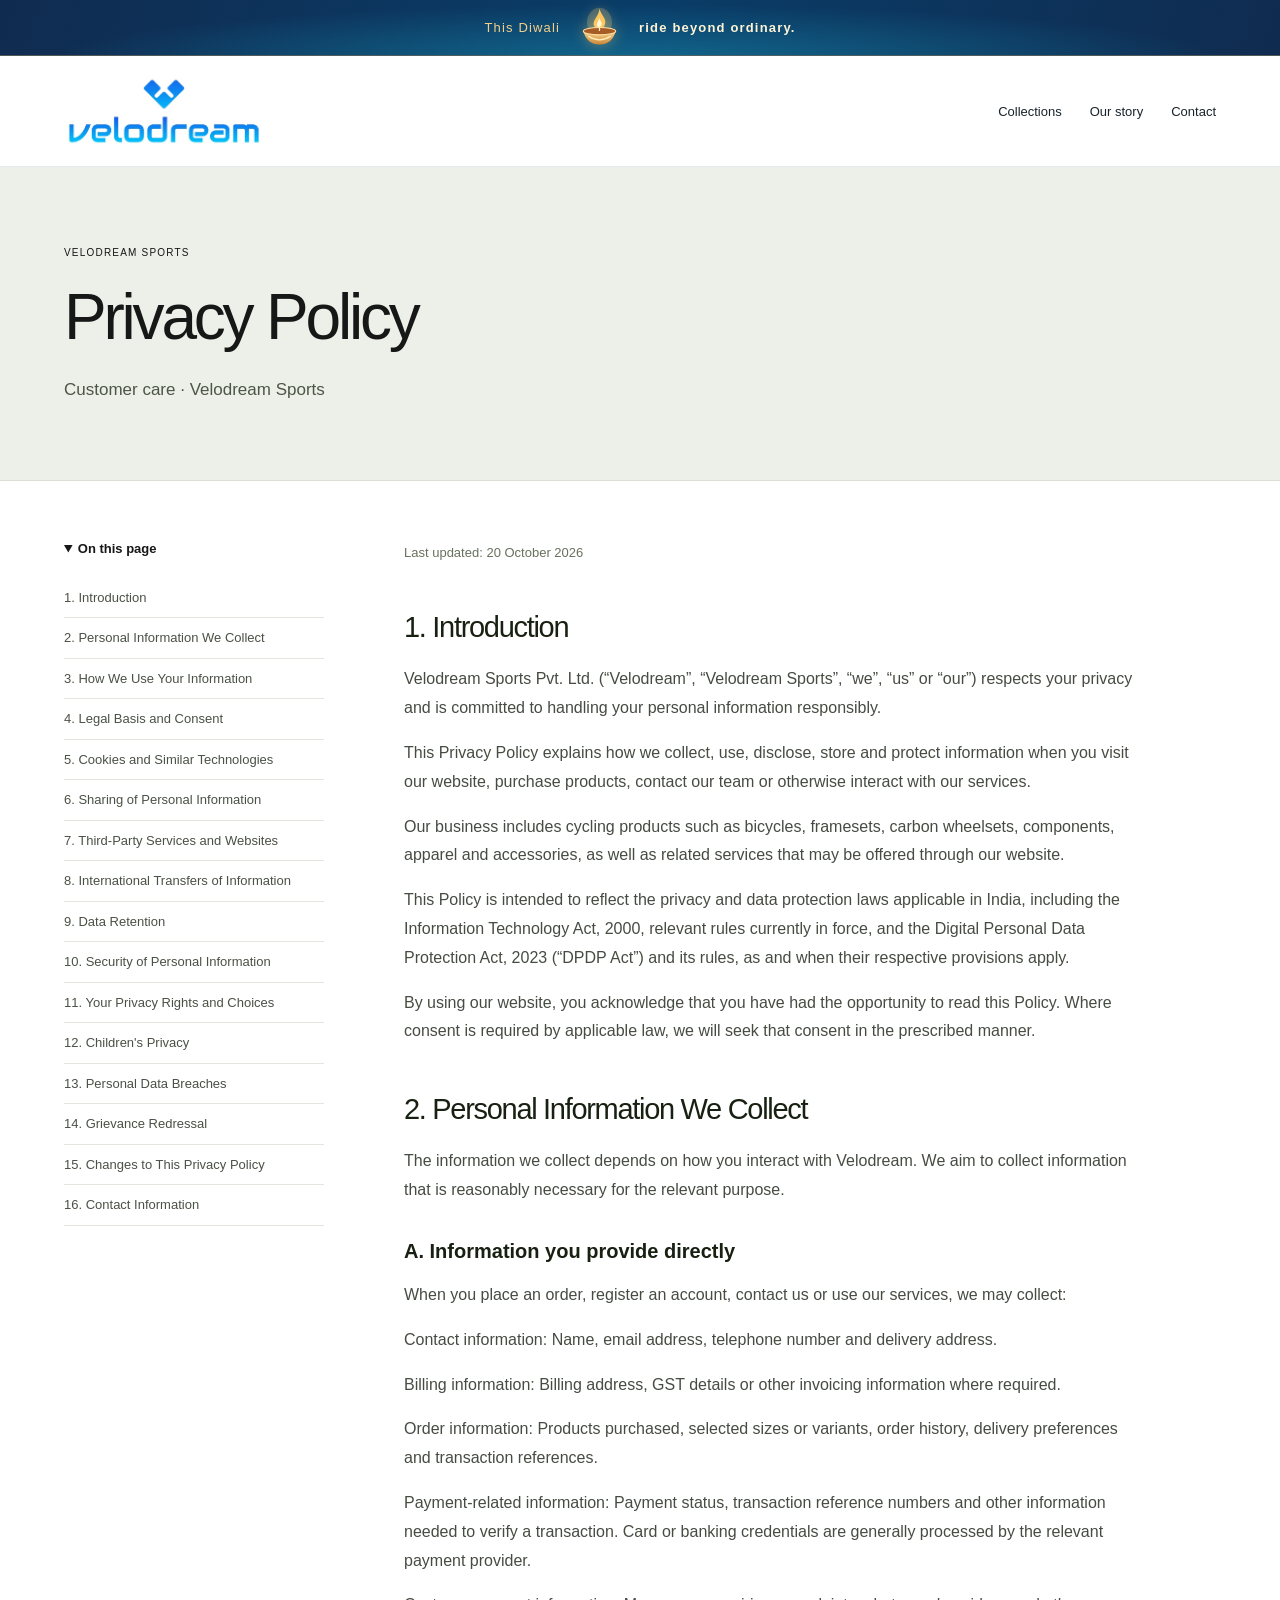
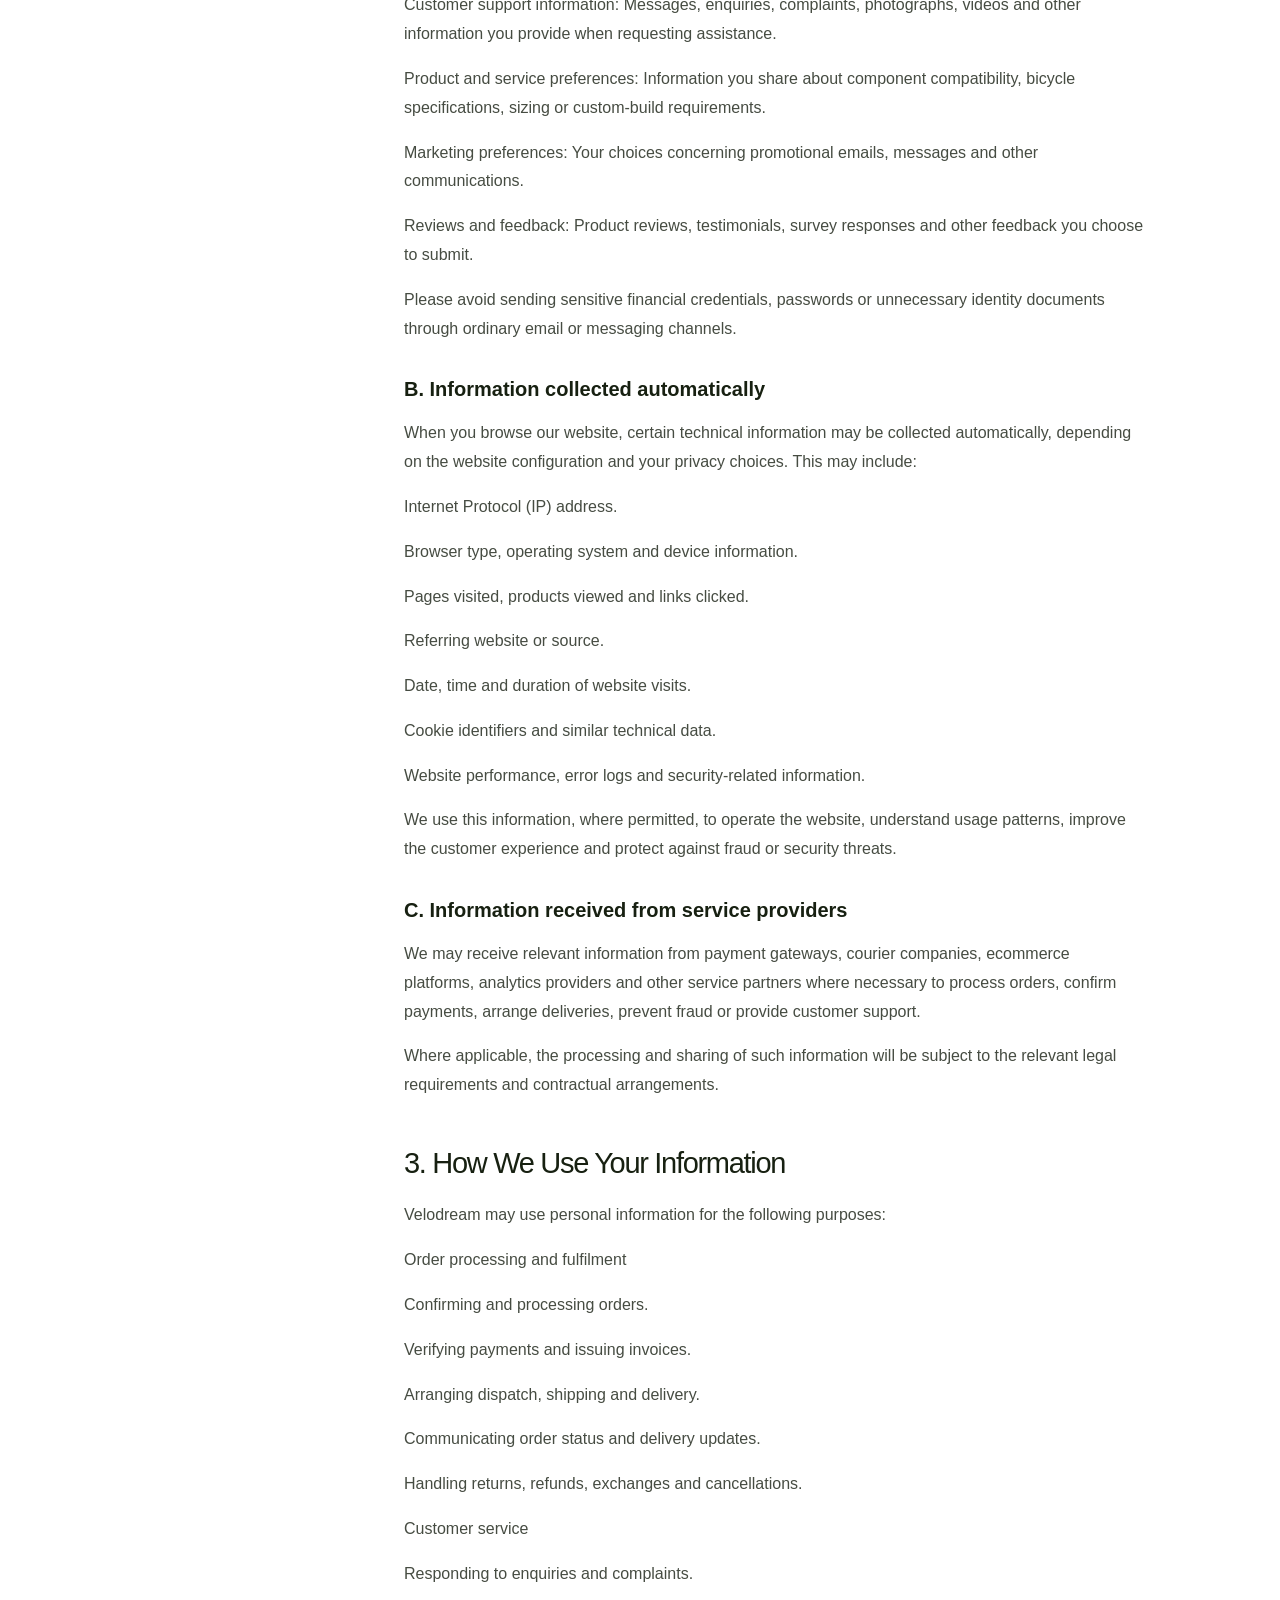
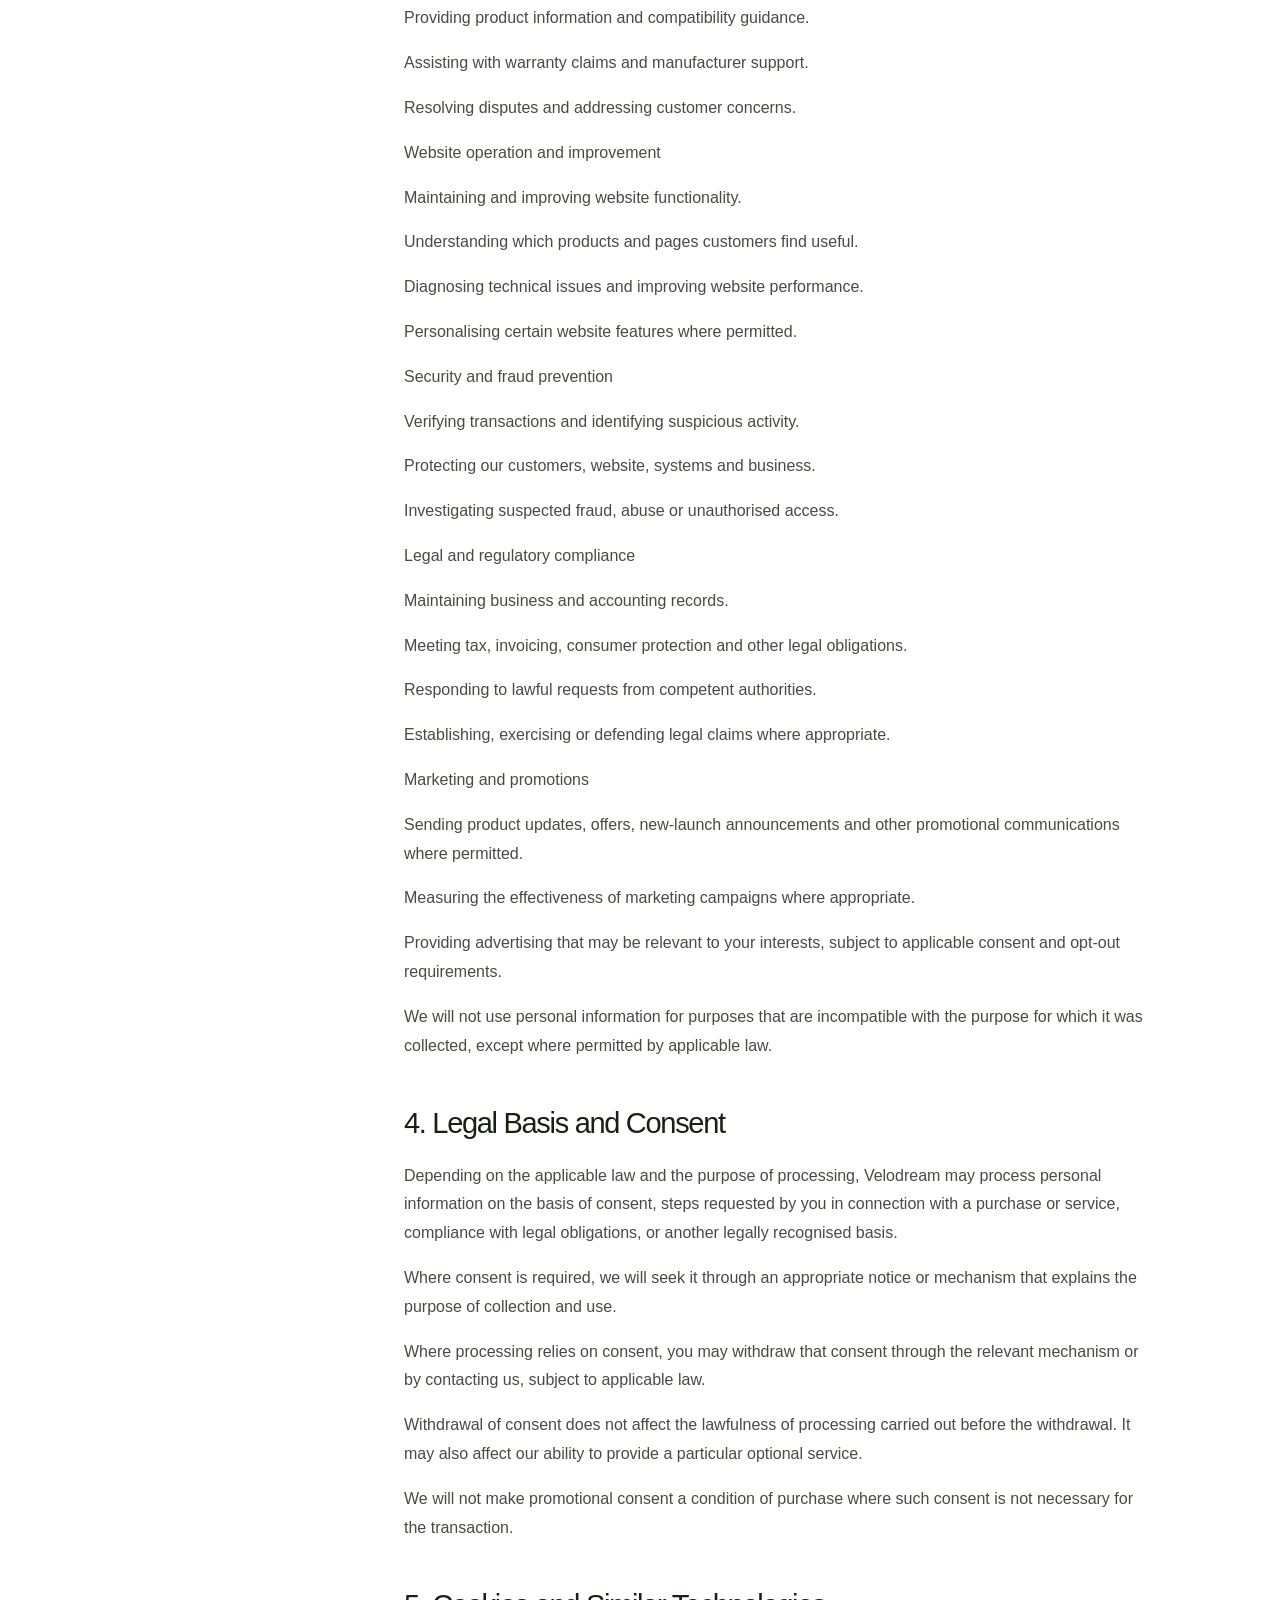
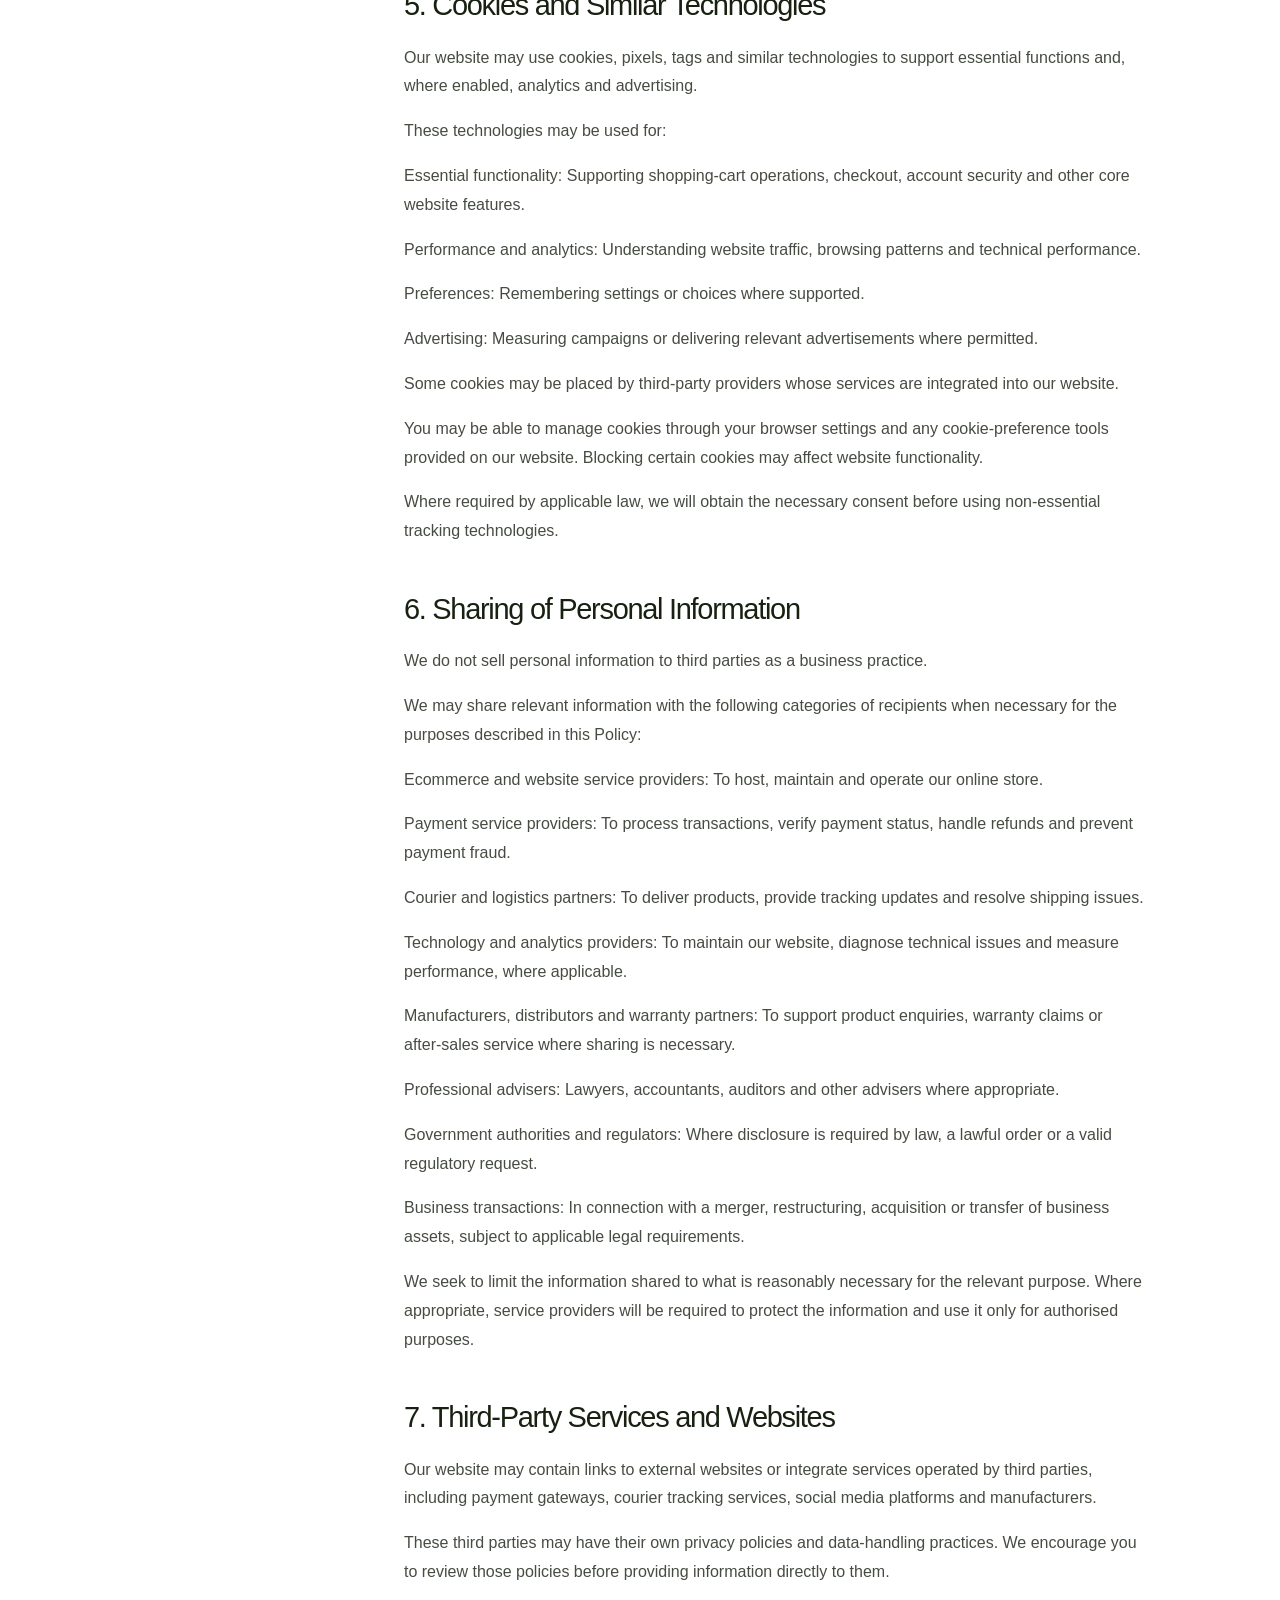
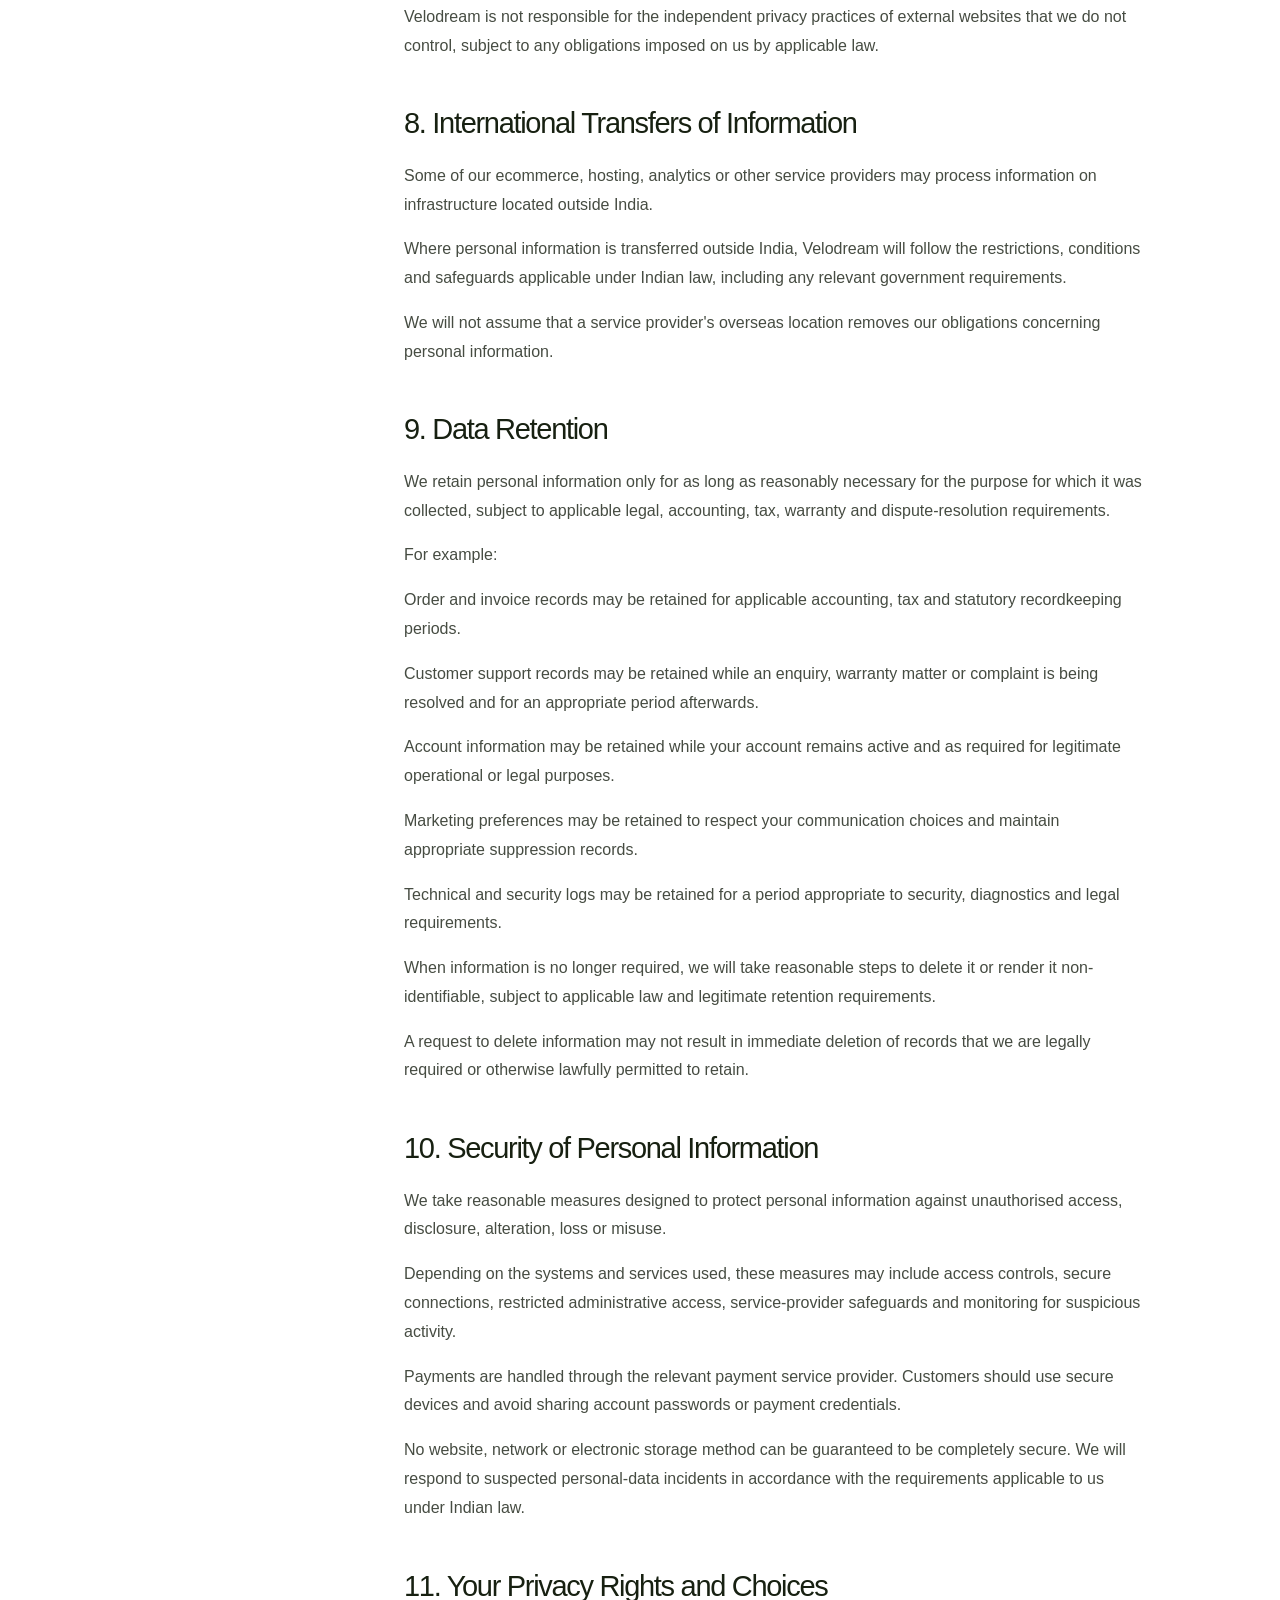
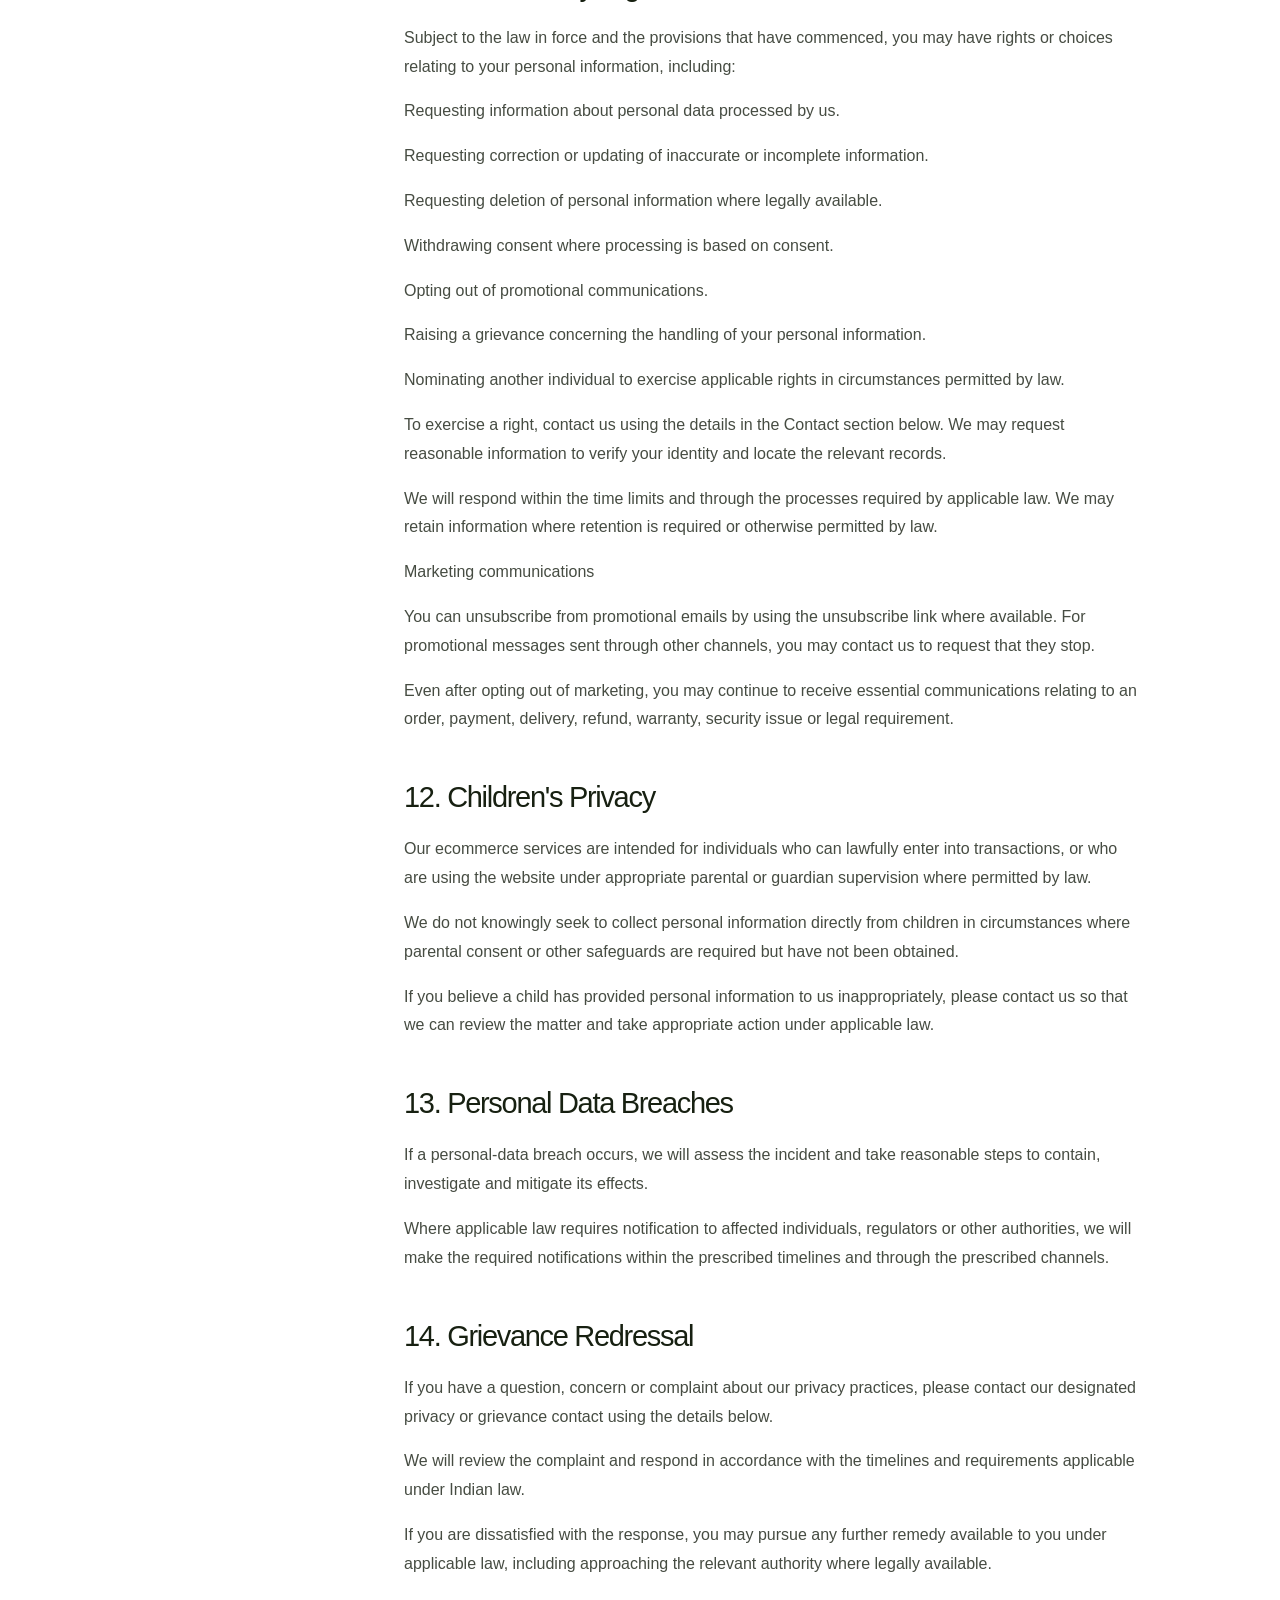
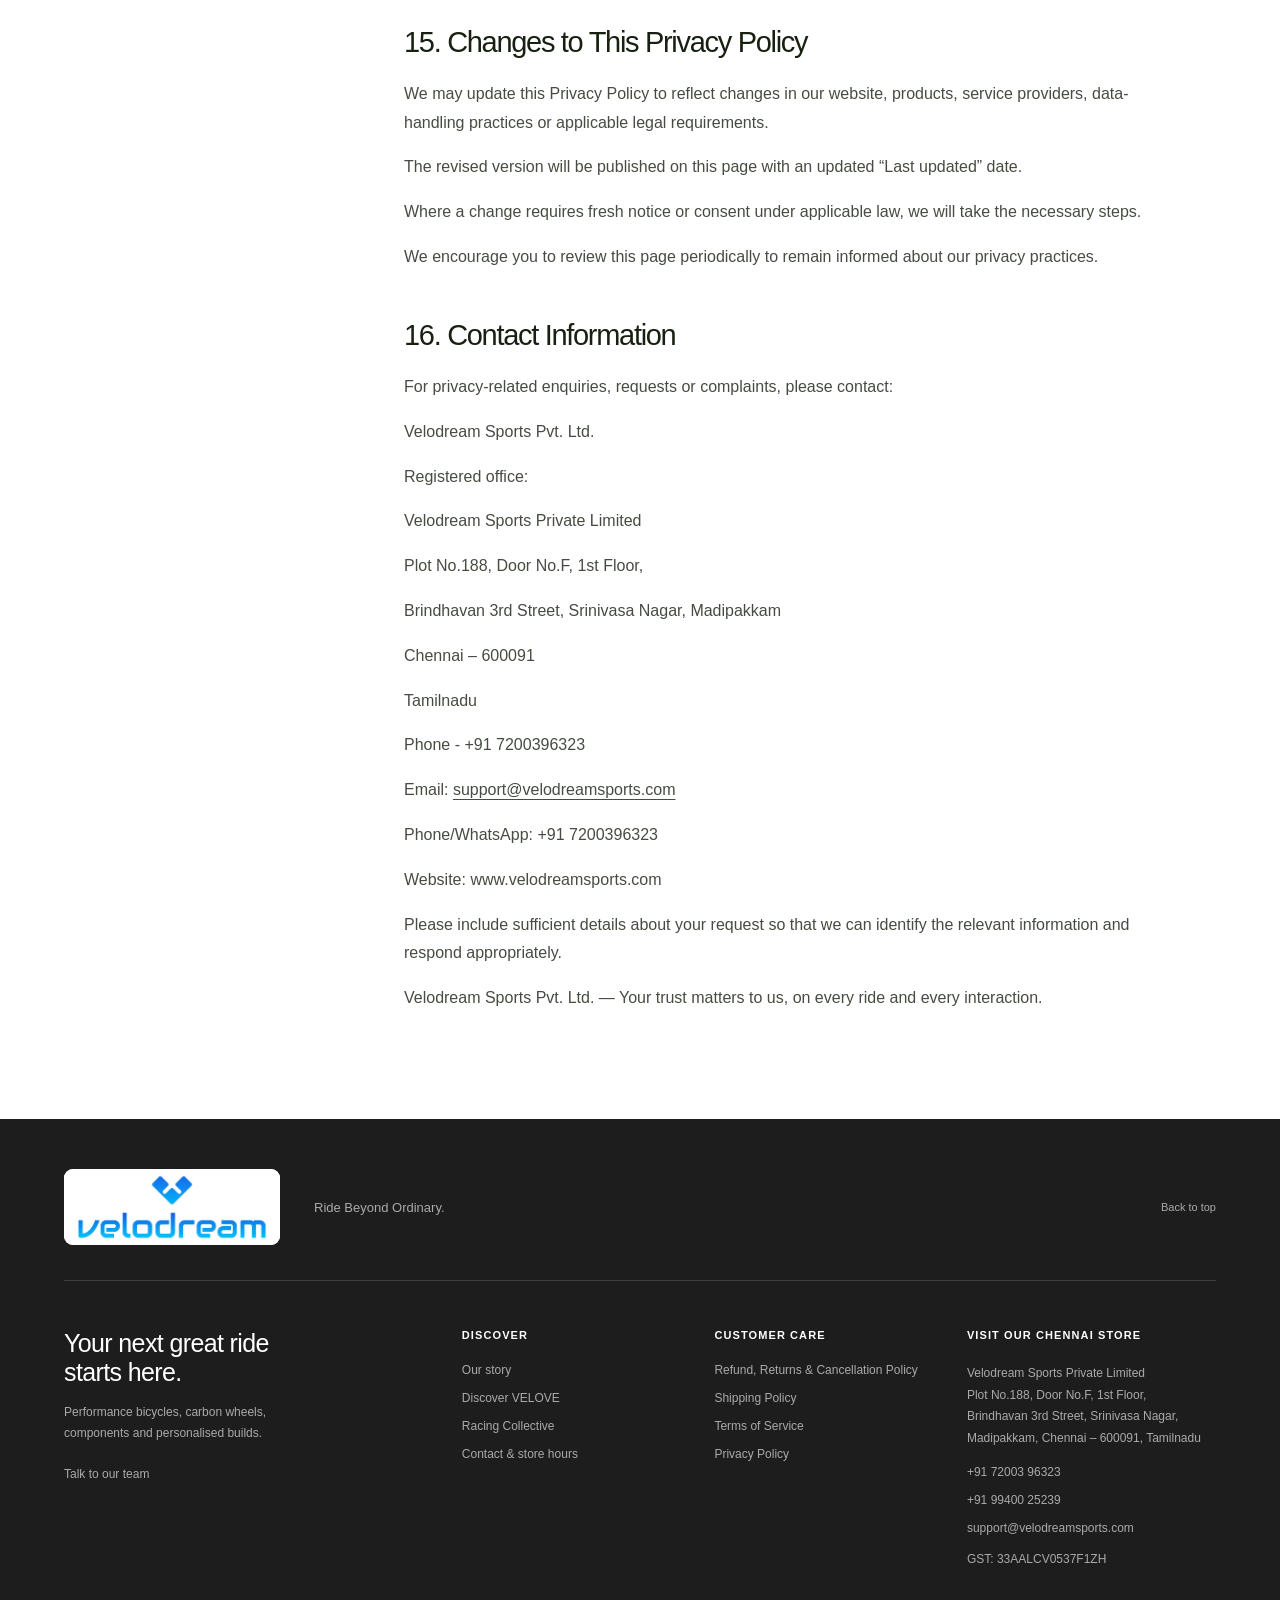
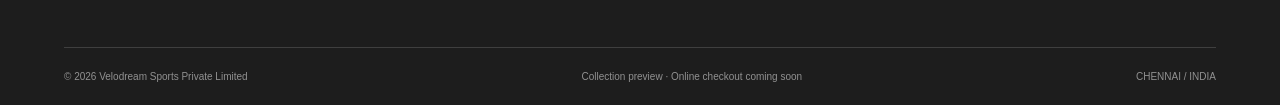
<file: privacy.html>
<!doctype html><html lang="en"><head><meta charset="utf-8"><meta name="viewport" content="width=device-width,initial-scale=1"><title>Privacy Policy | Velodream Sports</title><meta name="description" content="Customer care · Velodream Sports"><link rel="icon" href="logo.png"><link rel="stylesheet" href="styles.css"><link rel="stylesheet" href="content.css?v=7"></head><body><a class="skip" href="#main">Skip to content</a><div class="announcement diwali-banner"><div class="diwali-message"><span class="diwali-prefix">This Diwali</span><svg class="diya-art" viewBox="0 0 64 64" aria-hidden="true" focusable="false"><defs><linearGradient id="diya-bowl" x2="0" y2="1"><stop stop-color="#ffe4a1"/><stop offset="1" stop-color="#cd8635"/></linearGradient></defs><ellipse class="diya-glow" cx="32" cy="25" rx="17" ry="20" fill="#ffd67c" opacity=".22"/><path class="diya-flame" d="M32 6C34 16 43 20 39 29C36 37 24 35 24 27C24 20 31 17 32 6Z" fill="#ffc65f"/><path d="M32 19C33 24 37 26 34 30C30 34 27 29 29 26Z" fill="#fff7d9"/><path d="M10 37Q32 31 54 37Q49 55 32 55Q15 55 10 37Z" fill="url(#diya-bowl)"/><ellipse cx="32" cy="37" rx="22" ry="5" fill="#a85c25" stroke="#ffdfa0" stroke-width="1.5"/><path d="M17 44Q32 54 47 44M32 36L32 31" fill="none" stroke="#fff0c0" stroke-width="1.7" stroke-linecap="round"/></svg><span class="diwali-tagline">ride beyond ordinary.</span></div></div><header class="header content-header"><div class="header-inner"><a class="brand" href="./" aria-label="Velodream Sports home"><img src="velodream-blue-logo.jpg" width="1169" height="877" alt="Velodream"></a><nav aria-label="Main navigation" class="content-nav"><a href="./#categories">Collections</a><a href="about.html">Our story</a><a href="contact.html">Contact</a></nav></div></header><main id="main"><section class="page-intro"><a class="eyebrow" href="./">VELODREAM SPORTS</a><h1>Privacy Policy</h1><p>Customer care · Velodream Sports</p></section><div class="reading-layout"><aside class="contents"><details open><summary>On this page</summary><a href="#section-1">1. Introduction</a><a href="#section-2">2. Personal Information We Collect</a><a href="#section-3">3. How We Use Your Information</a><a href="#section-4">4. Legal Basis and Consent</a><a href="#section-5">5. Cookies and Similar Technologies</a><a href="#section-6">6. Sharing of Personal Information</a><a href="#section-7">7. Third-Party Services and Websites</a><a href="#section-8">8. International Transfers of Information</a><a href="#section-9">9. Data Retention</a><a href="#section-10">10. Security of Personal Information</a><a href="#section-11">11. Your Privacy Rights and Choices</a><a href="#section-12">12. Children&#x27;s Privacy</a><a href="#section-13">13. Personal Data Breaches</a><a href="#section-14">14. Grievance Redressal</a><a href="#section-15">15. Changes to This Privacy Policy</a><a href="#section-16">16. Contact Information</a></details></aside><article class="prose"><p class="updated">Last updated: 20 October 2026</p><h2 id="section-1">1. Introduction</h2><p>Velodream Sports Pvt. Ltd. (“Velodream”, “Velodream Sports”, “we”, “us” or “our”) respects your privacy and is committed to handling your personal information responsibly.</p><p>This Privacy Policy explains how we collect, use, disclose, store and protect information when you visit our website, purchase products, contact our team or otherwise interact with our services.</p><p>Our business includes cycling products such as bicycles, framesets, carbon wheelsets, components, apparel and accessories, as well as related services that may be offered through our website.</p><p>This Policy is intended to reflect the privacy and data protection laws applicable in India, including the Information Technology Act, 2000, relevant rules currently in force, and the Digital Personal Data Protection Act, 2023 (“DPDP Act”) and its rules, as and when their respective provisions apply.</p><p>By using our website, you acknowledge that you have had the opportunity to read this Policy. Where consent is required by applicable law, we will seek that consent in the prescribed manner.</p><h2 id="section-2">2. Personal Information We Collect</h2><p>The information we collect depends on how you interact with Velodream. We aim to collect information that is reasonably necessary for the relevant purpose.</p><h3>A. Information you provide directly</h3><p>When you place an order, register an account, contact us or use our services, we may collect:</p><p>Contact information: Name, email address, telephone number and delivery address.</p><p>Billing information: Billing address, GST details or other invoicing information where required.</p><p>Order information: Products purchased, selected sizes or variants, order history, delivery preferences and transaction references.</p><p>Payment-related information: Payment status, transaction reference numbers and other information needed to verify a transaction. Card or banking credentials are generally processed by the relevant payment provider.</p><p>Customer support information: Messages, enquiries, complaints, photographs, videos and other information you provide when requesting assistance.</p><p>Product and service preferences: Information you share about component compatibility, bicycle specifications, sizing or custom-build requirements.</p><p>Marketing preferences: Your choices concerning promotional emails, messages and other communications.</p><p>Reviews and feedback: Product reviews, testimonials, survey responses and other feedback you choose to submit.</p><p>Please avoid sending sensitive financial credentials, passwords or unnecessary identity documents through ordinary email or messaging channels.</p><h3>B. Information collected automatically</h3><p>When you browse our website, certain technical information may be collected automatically, depending on the website configuration and your privacy choices. This may include:</p><p>Internet Protocol (IP) address.</p><p>Browser type, operating system and device information.</p><p>Pages visited, products viewed and links clicked.</p><p>Referring website or source.</p><p>Date, time and duration of website visits.</p><p>Cookie identifiers and similar technical data.</p><p>Website performance, error logs and security-related information.</p><p>We use this information, where permitted, to operate the website, understand usage patterns, improve the customer experience and protect against fraud or security threats.</p><h3>C. Information received from service providers</h3><p>We may receive relevant information from payment gateways, courier companies, ecommerce platforms, analytics providers and other service partners where necessary to process orders, confirm payments, arrange deliveries, prevent fraud or provide customer support.</p><p>Where applicable, the processing and sharing of such information will be subject to the relevant legal requirements and contractual arrangements.</p><h2 id="section-3">3. How We Use Your Information</h2><p>Velodream may use personal information for the following purposes:</p><p>Order processing and fulfilment</p><p>Confirming and processing orders.</p><p>Verifying payments and issuing invoices.</p><p>Arranging dispatch, shipping and delivery.</p><p>Communicating order status and delivery updates.</p><p>Handling returns, refunds, exchanges and cancellations.</p><p>Customer service</p><p>Responding to enquiries and complaints.</p><p>Providing product information and compatibility guidance.</p><p>Assisting with warranty claims and manufacturer support.</p><p>Resolving disputes and addressing customer concerns.</p><p>Website operation and improvement</p><p>Maintaining and improving website functionality.</p><p>Understanding which products and pages customers find useful.</p><p>Diagnosing technical issues and improving website performance.</p><p>Personalising certain website features where permitted.</p><p>Security and fraud prevention</p><p>Verifying transactions and identifying suspicious activity.</p><p>Protecting our customers, website, systems and business.</p><p>Investigating suspected fraud, abuse or unauthorised access.</p><p>Legal and regulatory compliance</p><p>Maintaining business and accounting records.</p><p>Meeting tax, invoicing, consumer protection and other legal obligations.</p><p>Responding to lawful requests from competent authorities.</p><p>Establishing, exercising or defending legal claims where appropriate.</p><p>Marketing and promotions</p><p>Sending product updates, offers, new-launch announcements and other promotional communications where permitted.</p><p>Measuring the effectiveness of marketing campaigns where appropriate.</p><p>Providing advertising that may be relevant to your interests, subject to applicable consent and opt-out requirements.</p><p>We will not use personal information for purposes that are incompatible with the purpose for which it was collected, except where permitted by applicable law.</p><h2 id="section-4">4. Legal Basis and Consent</h2><p>Depending on the applicable law and the purpose of processing, Velodream may process personal information on the basis of consent, steps requested by you in connection with a purchase or service, compliance with legal obligations, or another legally recognised basis.</p><p>Where consent is required, we will seek it through an appropriate notice or mechanism that explains the purpose of collection and use.</p><p>Where processing relies on consent, you may withdraw that consent through the relevant mechanism or by contacting us, subject to applicable law.</p><p>Withdrawal of consent does not affect the lawfulness of processing carried out before the withdrawal. It may also affect our ability to provide a particular optional service.</p><p>We will not make promotional consent a condition of purchase where such consent is not necessary for the transaction.</p><h2 id="section-5">5. Cookies and Similar Technologies</h2><p>Our website may use cookies, pixels, tags and similar technologies to support essential functions and, where enabled, analytics and advertising.</p><p>These technologies may be used for:</p><p>Essential functionality: Supporting shopping-cart operations, checkout, account security and other core website features.</p><p>Performance and analytics: Understanding website traffic, browsing patterns and technical performance.</p><p>Preferences: Remembering settings or choices where supported.</p><p>Advertising: Measuring campaigns or delivering relevant advertisements where permitted.</p><p>Some cookies may be placed by third-party providers whose services are integrated into our website.</p><p>You may be able to manage cookies through your browser settings and any cookie-preference tools provided on our website. Blocking certain cookies may affect website functionality.</p><p>Where required by applicable law, we will obtain the necessary consent before using non-essential tracking technologies.</p><h2 id="section-6">6. Sharing of Personal Information</h2><p>We do not sell personal information to third parties as a business practice.</p><p>We may share relevant information with the following categories of recipients when necessary for the purposes described in this Policy:</p><p>Ecommerce and website service providers: To host, maintain and operate our online store.</p><p>Payment service providers: To process transactions, verify payment status, handle refunds and prevent payment fraud.</p><p>Courier and logistics partners: To deliver products, provide tracking updates and resolve shipping issues.</p><p>Technology and analytics providers: To maintain our website, diagnose technical issues and measure performance, where applicable.</p><p>Manufacturers, distributors and warranty partners: To support product enquiries, warranty claims or after-sales service where sharing is necessary.</p><p>Professional advisers: Lawyers, accountants, auditors and other advisers where appropriate.</p><p>Government authorities and regulators: Where disclosure is required by law, a lawful order or a valid regulatory request.</p><p>Business transactions: In connection with a merger, restructuring, acquisition or transfer of business assets, subject to applicable legal requirements.</p><p>We seek to limit the information shared to what is reasonably necessary for the relevant purpose. Where appropriate, service providers will be required to protect the information and use it only for authorised purposes.</p><h2 id="section-7">7. Third-Party Services and Websites</h2><p>Our website may contain links to external websites or integrate services operated by third parties, including payment gateways, courier tracking services, social media platforms and manufacturers.</p><p>These third parties may have their own privacy policies and data-handling practices. We encourage you to review those policies before providing information directly to them.</p><p>Velodream is not responsible for the independent privacy practices of external websites that we do not control, subject to any obligations imposed on us by applicable law.</p><h2 id="section-8">8. International Transfers of Information</h2><p>Some of our ecommerce, hosting, analytics or other service providers may process information on infrastructure located outside India.</p><p>Where personal information is transferred outside India, Velodream will follow the restrictions, conditions and safeguards applicable under Indian law, including any relevant government requirements.</p><p>We will not assume that a service provider&#x27;s overseas location removes our obligations concerning personal information.</p><h2 id="section-9">9. Data Retention</h2><p>We retain personal information only for as long as reasonably necessary for the purpose for which it was collected, subject to applicable legal, accounting, tax, warranty and dispute-resolution requirements.</p><p>For example:</p><p>Order and invoice records may be retained for applicable accounting, tax and statutory recordkeeping periods.</p><p>Customer support records may be retained while an enquiry, warranty matter or complaint is being resolved and for an appropriate period afterwards.</p><p>Account information may be retained while your account remains active and as required for legitimate operational or legal purposes.</p><p>Marketing preferences may be retained to respect your communication choices and maintain appropriate suppression records.</p><p>Technical and security logs may be retained for a period appropriate to security, diagnostics and legal requirements.</p><p>When information is no longer required, we will take reasonable steps to delete it or render it non-identifiable, subject to applicable law and legitimate retention requirements.</p><p>A request to delete information may not result in immediate deletion of records that we are legally required or otherwise lawfully permitted to retain.</p><h2 id="section-10">10. Security of Personal Information</h2><p>We take reasonable measures designed to protect personal information against unauthorised access, disclosure, alteration, loss or misuse.</p><p>Depending on the systems and services used, these measures may include access controls, secure connections, restricted administrative access, service-provider safeguards and monitoring for suspicious activity.</p><p>Payments are handled through the relevant payment service provider. Customers should use secure devices and avoid sharing account passwords or payment credentials.</p><p>No website, network or electronic storage method can be guaranteed to be completely secure. We will respond to suspected personal-data incidents in accordance with the requirements applicable to us under Indian law.</p><h2 id="section-11">11. Your Privacy Rights and Choices</h2><p>Subject to the law in force and the provisions that have commenced, you may have rights or choices relating to your personal information, including:</p><p>Requesting information about personal data processed by us.</p><p>Requesting correction or updating of inaccurate or incomplete information.</p><p>Requesting deletion of personal information where legally available.</p><p>Withdrawing consent where processing is based on consent.</p><p>Opting out of promotional communications.</p><p>Raising a grievance concerning the handling of your personal information.</p><p>Nominating another individual to exercise applicable rights in circumstances permitted by law.</p><p>To exercise a right, contact us using the details in the Contact section below. We may request reasonable information to verify your identity and locate the relevant records.</p><p>We will respond within the time limits and through the processes required by applicable law. We may retain information where retention is required or otherwise permitted by law.</p><p>Marketing communications</p><p>You can unsubscribe from promotional emails by using the unsubscribe link where available. For promotional messages sent through other channels, you may contact us to request that they stop.</p><p>Even after opting out of marketing, you may continue to receive essential communications relating to an order, payment, delivery, refund, warranty, security issue or legal requirement.</p><h2 id="section-12">12. Children&#x27;s Privacy</h2><p>Our ecommerce services are intended for individuals who can lawfully enter into transactions, or who are using the website under appropriate parental or guardian supervision where permitted by law.</p><p>We do not knowingly seek to collect personal information directly from children in circumstances where parental consent or other safeguards are required but have not been obtained.</p><p>If you believe a child has provided personal information to us inappropriately, please contact us so that we can review the matter and take appropriate action under applicable law.</p><h2 id="section-13">13. Personal Data Breaches</h2><p>If a personal-data breach occurs, we will assess the incident and take reasonable steps to contain, investigate and mitigate its effects.</p><p>Where applicable law requires notification to affected individuals, regulators or other authorities, we will make the required notifications within the prescribed timelines and through the prescribed channels.</p><h2 id="section-14">14. Grievance Redressal</h2><p>If you have a question, concern or complaint about our privacy practices, please contact our designated privacy or grievance contact using the details below.</p><p>We will review the complaint and respond in accordance with the timelines and requirements applicable under Indian law.</p><p>If you are dissatisfied with the response, you may pursue any further remedy available to you under applicable law, including approaching the relevant authority where legally available.</p><h2 id="section-15">15. Changes to This Privacy Policy</h2><p>We may update this Privacy Policy to reflect changes in our website, products, service providers, data-handling practices or applicable legal requirements.</p><p>The revised version will be published on this page with an updated “Last updated” date.</p><p>Where a change requires fresh notice or consent under applicable law, we will take the necessary steps.</p><p>We encourage you to review this page periodically to remain informed about our privacy practices.</p><h2 id="section-16">16. Contact Information</h2><p>For privacy-related enquiries, requests or complaints, please contact:</p><p>Velodream Sports Pvt. Ltd.</p><p>Registered office:</p><p>Velodream Sports Private Limited</p><p>Plot No.188, Door No.F, 1st Floor,</p><p>Brindhavan 3rd Street, Srinivasa Nagar, Madipakkam</p><p>Chennai – 600091</p><p>Tamilnadu</p><p>Phone - +91 7200396323</p><p>Email: <a href="mailto:support@velodreamsports.com">support@velodreamsports.com</a></p><p>Phone/WhatsApp: +91 7200396323</p><p>Website: www.velodreamsports.com</p><p>Please include sufficient details about your request so that we can identify the relevant information and respond appropriately.</p><p>Velodream Sports Pvt. Ltd. — Your trust matters to us, on every ride and every interaction.</p></article></div></main><footer><div class="footer-top"><a class="brand" href="./"><img src="velodream-blue-logo.jpg" width="1169" height="877" alt="Velodream"></a><p>Ride Beyond Ordinary.</p><a href="#main" class="back-top">Back to top</a></div><div class="footer-grid"><div class="footer-about"><h2>Your next great ride starts here.</h2><p>Performance bicycles, carbon wheels, components and personalised builds.</p><a href="contact.html">Talk to our team</a></div><div><h3>Discover</h3><a href="about.html">Our story</a><a href="about.html#velove">Discover VELOVE</a><a href="about.html#vrc">Racing Collective</a><a href="contact.html">Contact &amp; store hours</a></div><div><h3>Customer care</h3><a href="returns.html">Refund, Returns &amp; Cancellation Policy</a><a href="shipping.html">Shipping Policy</a><a href="terms.html">Terms of Service</a><a href="privacy.html">Privacy Policy</a></div><div><h3>Visit our Chennai store</h3><p>Velodream Sports Private Limited<br>Plot No.188, Door No.F, 1st Floor,<br>Brindhavan 3rd Street, Srinivasa Nagar,<br>Madipakkam, Chennai – 600091, Tamilnadu</p><a href="tel:+917200396323">+91 72003 96323</a><a href="tel:+919940025239">+91 99400 25239</a><a href="mailto:support@velodreamsports.com">support@velodreamsports.com</a><p>GST: 33AALCV0537F1ZH</p></div></div><div class="footer-bottom"><span>© <span id="year">2026</span> Velodream Sports Private Limited</span><span>Collection preview · Online checkout coming soon</span><span>CHENNAI / INDIA</span></div></footer></body></html>
</file>
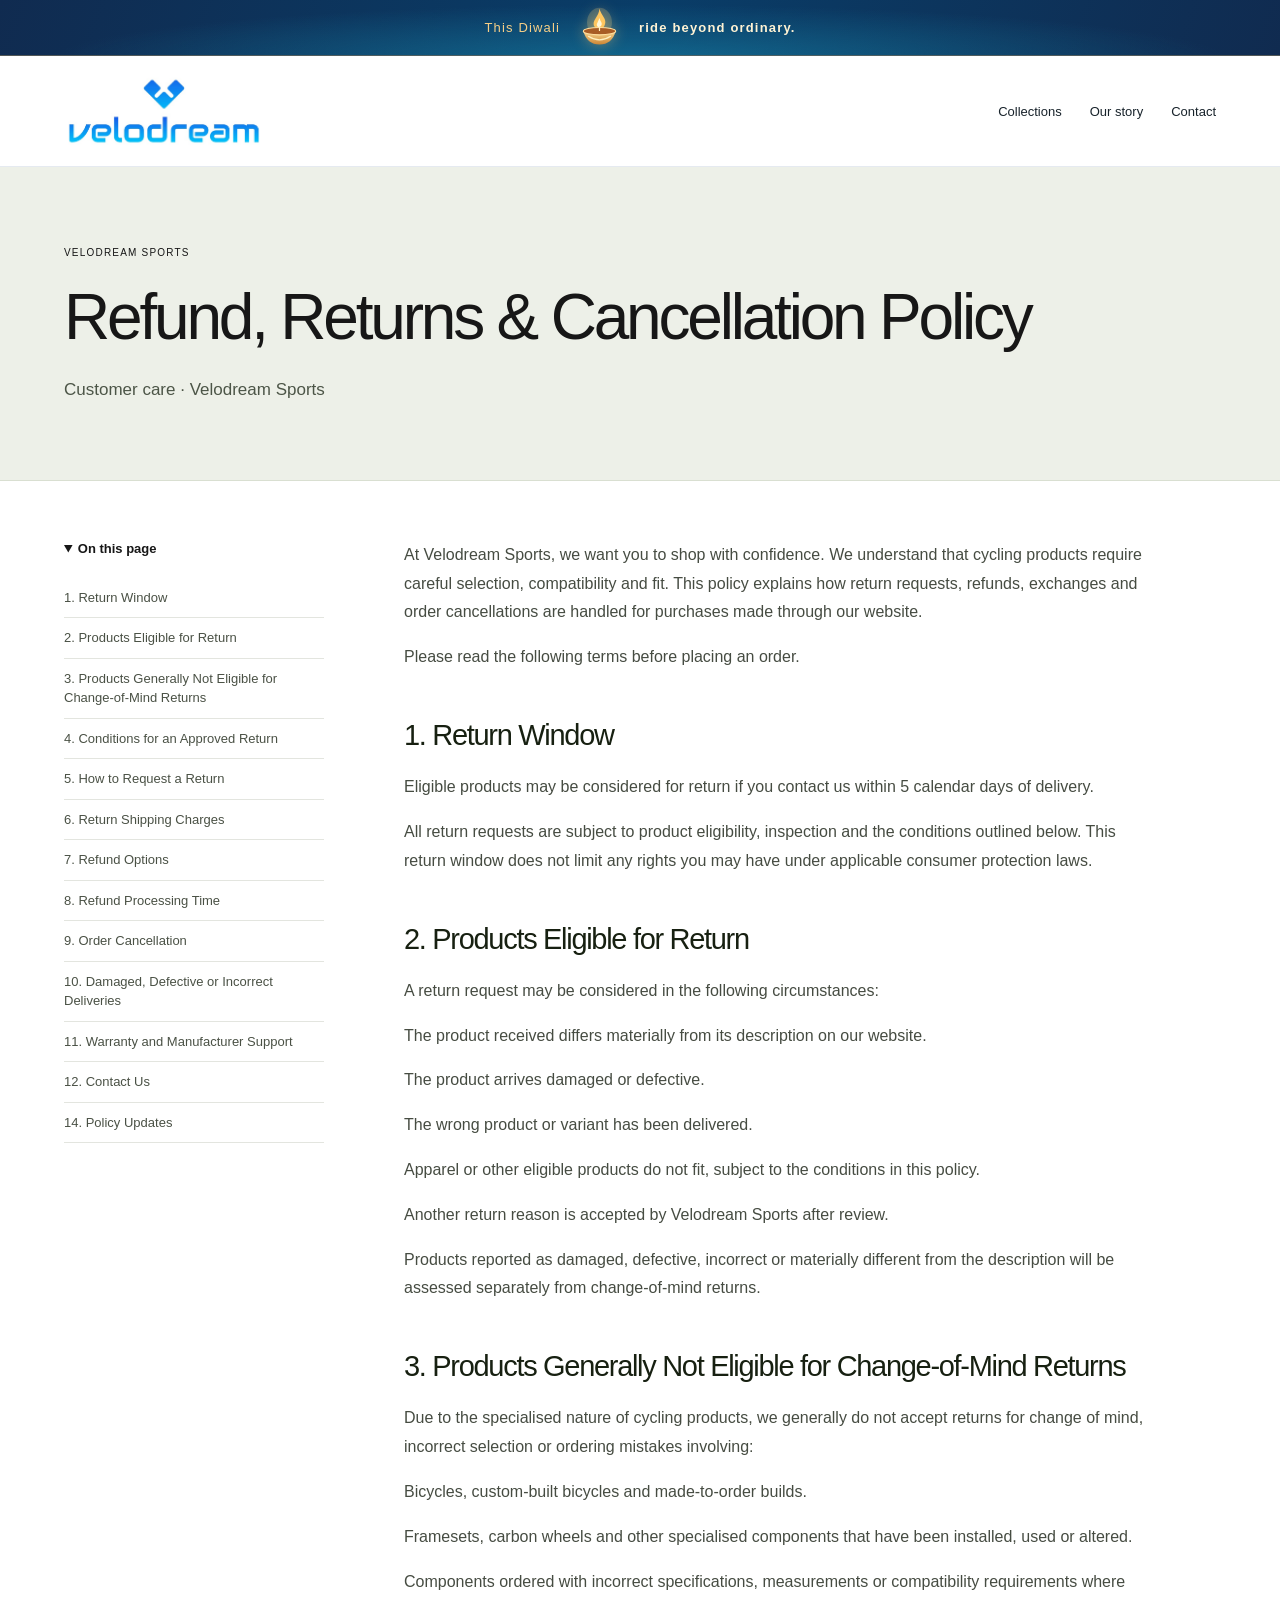
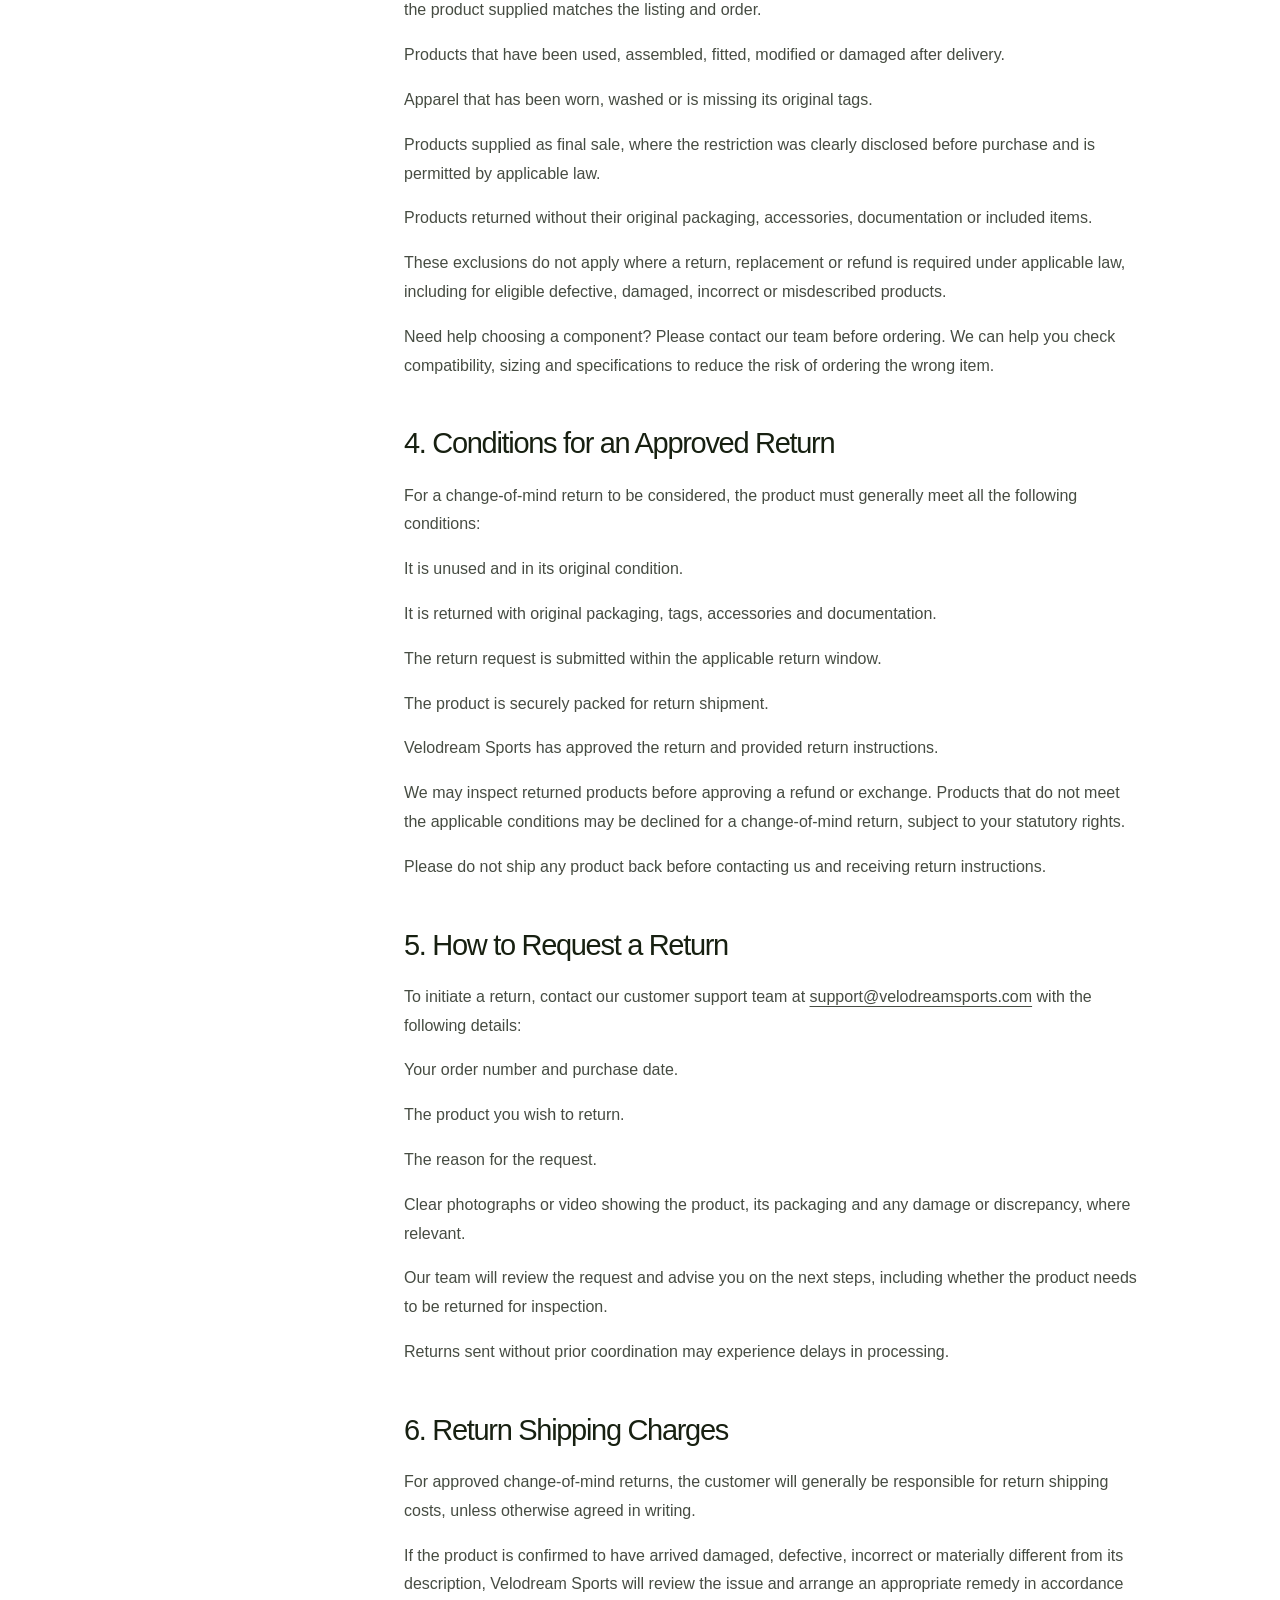
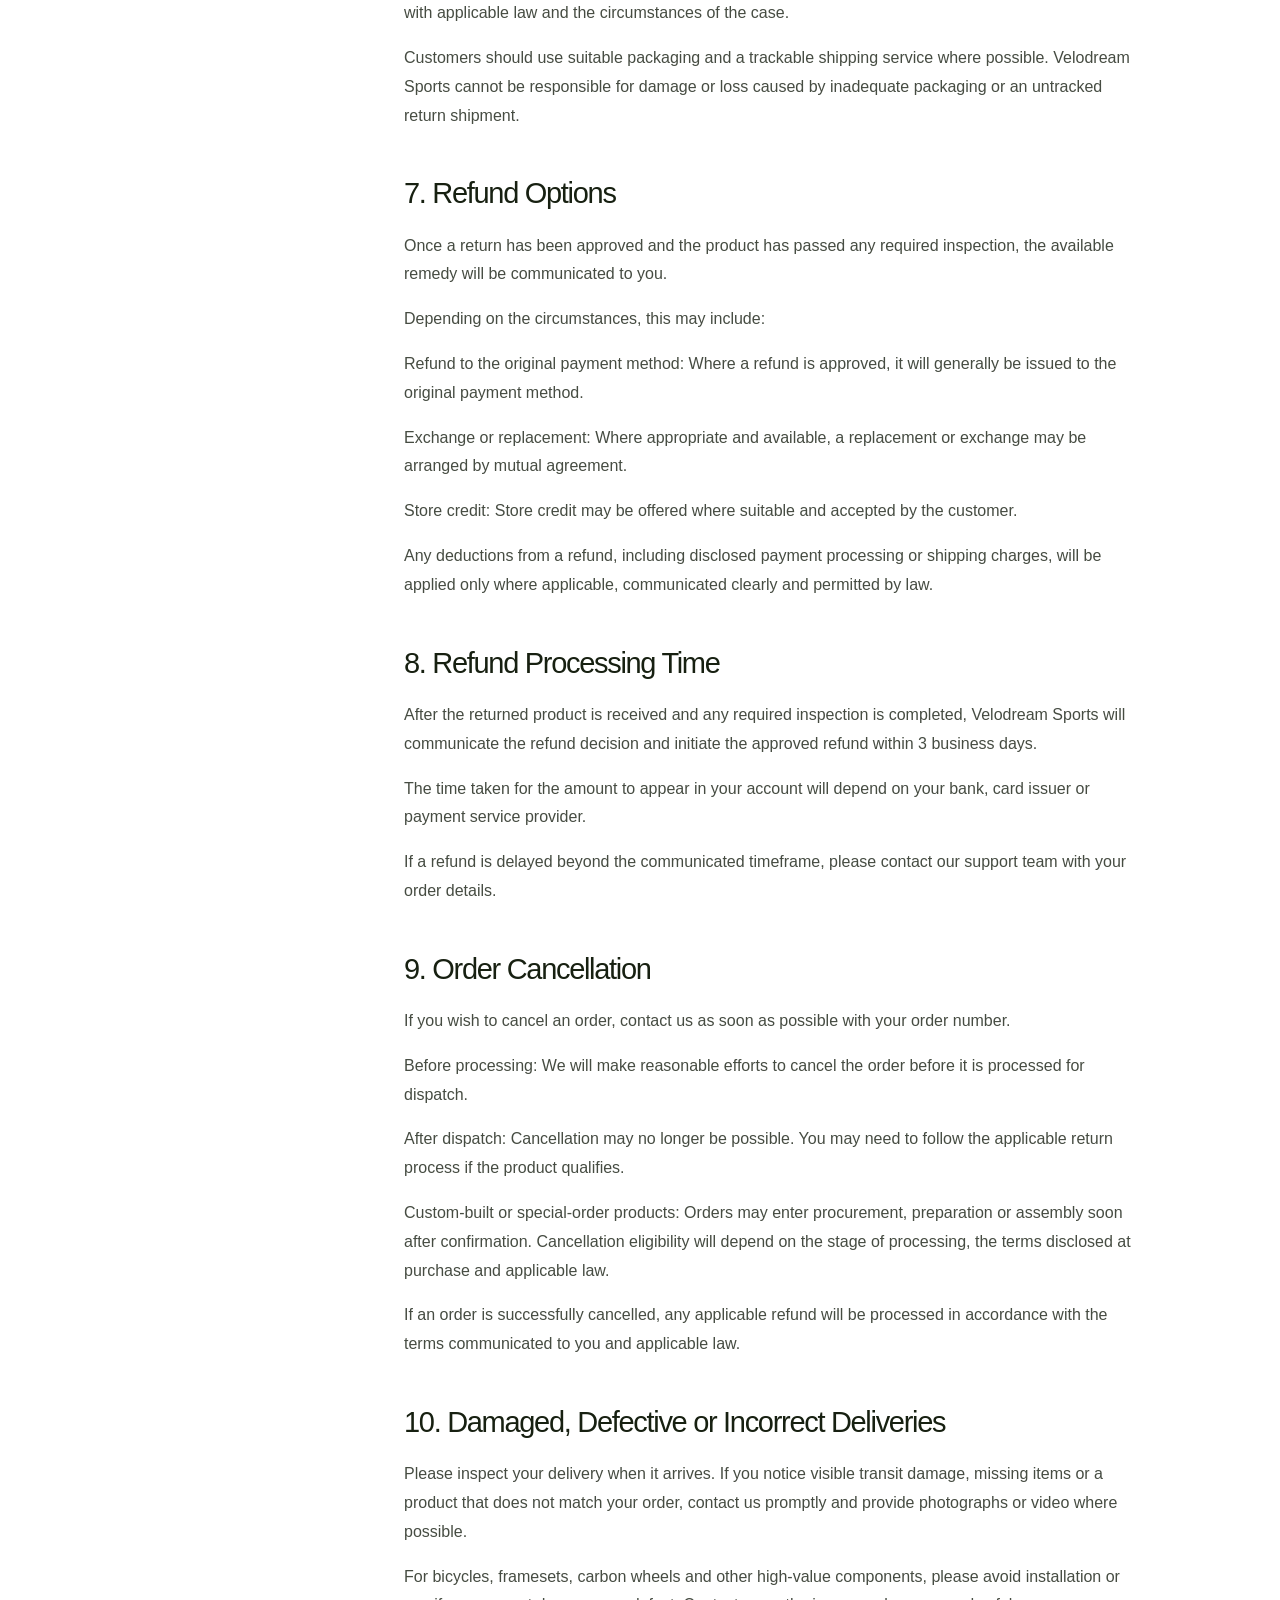
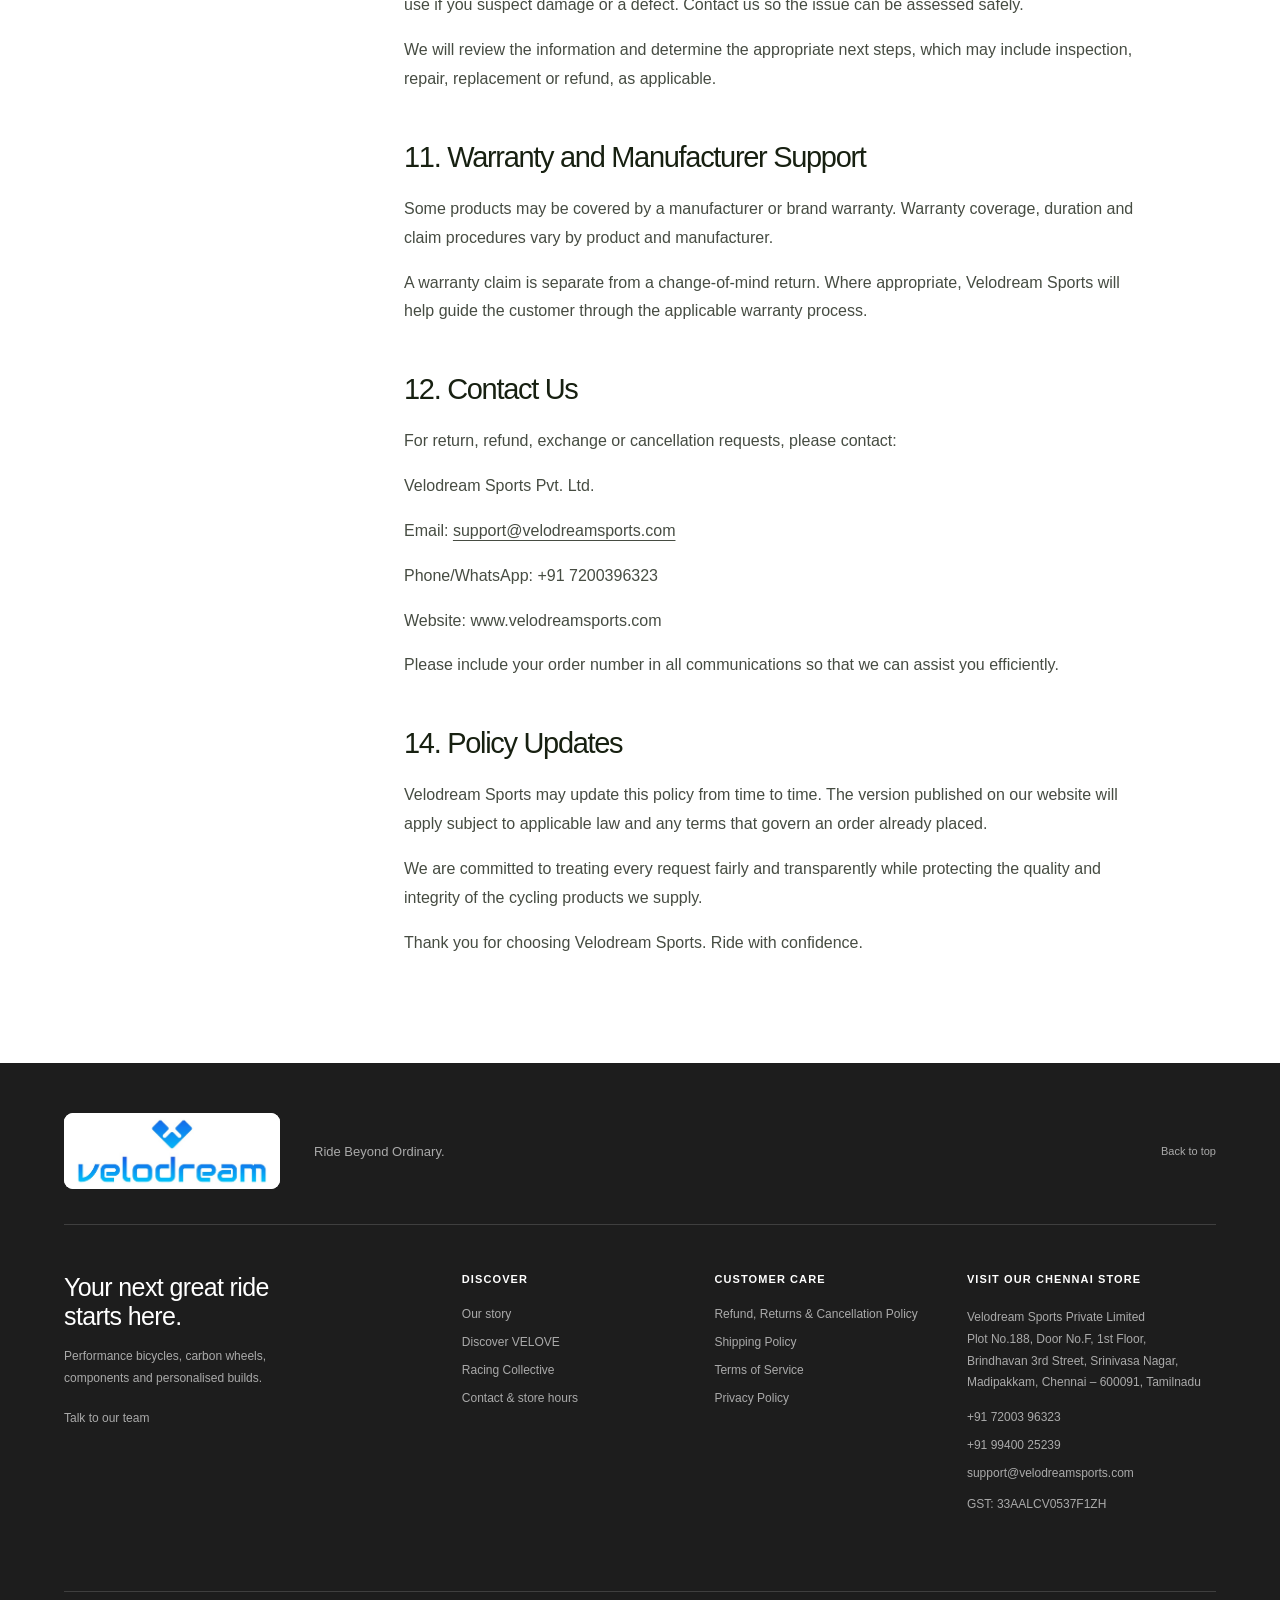
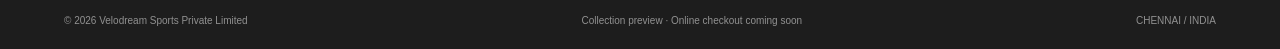
<file: returns.html>
<!doctype html><html lang="en"><head><meta charset="utf-8"><meta name="viewport" content="width=device-width,initial-scale=1"><title>Refund, Returns &amp; Cancellation Policy | Velodream Sports</title><meta name="description" content="Customer care · Velodream Sports"><link rel="icon" href="logo.png"><link rel="stylesheet" href="styles.css"><link rel="stylesheet" href="content.css?v=7"></head><body><a class="skip" href="#main">Skip to content</a><div class="announcement diwali-banner"><div class="diwali-message"><span class="diwali-prefix">This Diwali</span><svg class="diya-art" viewBox="0 0 64 64" aria-hidden="true" focusable="false"><defs><linearGradient id="diya-bowl" x2="0" y2="1"><stop stop-color="#ffe4a1"/><stop offset="1" stop-color="#cd8635"/></linearGradient></defs><ellipse class="diya-glow" cx="32" cy="25" rx="17" ry="20" fill="#ffd67c" opacity=".22"/><path class="diya-flame" d="M32 6C34 16 43 20 39 29C36 37 24 35 24 27C24 20 31 17 32 6Z" fill="#ffc65f"/><path d="M32 19C33 24 37 26 34 30C30 34 27 29 29 26Z" fill="#fff7d9"/><path d="M10 37Q32 31 54 37Q49 55 32 55Q15 55 10 37Z" fill="url(#diya-bowl)"/><ellipse cx="32" cy="37" rx="22" ry="5" fill="#a85c25" stroke="#ffdfa0" stroke-width="1.5"/><path d="M17 44Q32 54 47 44M32 36L32 31" fill="none" stroke="#fff0c0" stroke-width="1.7" stroke-linecap="round"/></svg><span class="diwali-tagline">ride beyond ordinary.</span></div></div><header class="header content-header"><div class="header-inner"><a class="brand" href="./" aria-label="Velodream Sports home"><img src="velodream-blue-logo.jpg" width="1169" height="877" alt="Velodream"></a><nav aria-label="Main navigation" class="content-nav"><a href="./#categories">Collections</a><a href="about.html">Our story</a><a href="contact.html">Contact</a></nav></div></header><main id="main"><section class="page-intro"><a class="eyebrow" href="./">VELODREAM SPORTS</a><h1>Refund, Returns &amp; Cancellation Policy</h1><p>Customer care · Velodream Sports</p></section><div class="reading-layout"><aside class="contents"><details open><summary>On this page</summary><a href="#section-1">1. Return Window</a><a href="#section-2">2. Products Eligible for Return</a><a href="#section-3">3. Products Generally Not Eligible for Change-of-Mind Returns</a><a href="#section-4">4. Conditions for an Approved Return</a><a href="#section-5">5. How to Request a Return</a><a href="#section-6">6. Return Shipping Charges</a><a href="#section-7">7. Refund Options</a><a href="#section-8">8. Refund Processing Time</a><a href="#section-9">9. Order Cancellation</a><a href="#section-10">10. Damaged, Defective or Incorrect Deliveries</a><a href="#section-11">11. Warranty and Manufacturer Support</a><a href="#section-12">12. Contact Us</a><a href="#section-13">14. Policy Updates</a></details></aside><article class="prose"><p>At Velodream Sports, we want you to shop with confidence. We understand that cycling products require careful selection, compatibility and fit. This policy explains how return requests, refunds, exchanges and order cancellations are handled for purchases made through our website.</p><p>Please read the following terms before placing an order.</p><h2 id="section-1">1. Return Window</h2><p>Eligible products may be considered for return if you contact us within 5 calendar days of delivery.</p><p>All return requests are subject to product eligibility, inspection and the conditions outlined below. This return window does not limit any rights you may have under applicable consumer protection laws.</p><h2 id="section-2">2. Products Eligible for Return</h2><p>A return request may be considered in the following circumstances:</p><p>The product received differs materially from its description on our website.</p><p>The product arrives damaged or defective.</p><p>The wrong product or variant has been delivered.</p><p>Apparel or other eligible products do not fit, subject to the conditions in this policy.</p><p>Another return reason is accepted by Velodream Sports after review.</p><p>Products reported as damaged, defective, incorrect or materially different from the description will be assessed separately from change-of-mind returns.</p><h2 id="section-3">3. Products Generally Not Eligible for Change-of-Mind Returns</h2><p>Due to the specialised nature of cycling products, we generally do not accept returns for change of mind, incorrect selection or ordering mistakes involving:</p><p>Bicycles, custom-built bicycles and made-to-order builds.</p><p>Framesets, carbon wheels and other specialised components that have been installed, used or altered.</p><p>Components ordered with incorrect specifications, measurements or compatibility requirements where the product supplied matches the listing and order.</p><p>Products that have been used, assembled, fitted, modified or damaged after delivery.</p><p>Apparel that has been worn, washed or is missing its original tags.</p><p>Products supplied as final sale, where the restriction was clearly disclosed before purchase and is permitted by applicable law.</p><p>Products returned without their original packaging, accessories, documentation or included items.</p><p>These exclusions do not apply where a return, replacement or refund is required under applicable law, including for eligible defective, damaged, incorrect or misdescribed products.</p><p>Need help choosing a component? Please contact our team before ordering. We can help you check compatibility, sizing and specifications to reduce the risk of ordering the wrong item.</p><h2 id="section-4">4. Conditions for an Approved Return</h2><p>For a change-of-mind return to be considered, the product must generally meet all the following conditions:</p><p>It is unused and in its original condition.</p><p>It is returned with original packaging, tags, accessories and documentation.</p><p>The return request is submitted within the applicable return window.</p><p>The product is securely packed for return shipment.</p><p>Velodream Sports has approved the return and provided return instructions.</p><p>We may inspect returned products before approving a refund or exchange. Products that do not meet the applicable conditions may be declined for a change-of-mind return, subject to your statutory rights.</p><p>Please do not ship any product back before contacting us and receiving return instructions.</p><h2 id="section-5">5. How to Request a Return</h2><p>To initiate a return, contact our customer support team at <a href="mailto:support@velodreamsports.com">support@velodreamsports.com</a> with the following details:</p><p>Your order number and purchase date.</p><p>The product you wish to return.</p><p>The reason for the request.</p><p>Clear photographs or video showing the product, its packaging and any damage or discrepancy, where relevant.</p><p>Our team will review the request and advise you on the next steps, including whether the product needs to be returned for inspection.</p><p>Returns sent without prior coordination may experience delays in processing.</p><h2 id="section-6">6. Return Shipping Charges</h2><p>For approved change-of-mind returns, the customer will generally be responsible for return shipping costs, unless otherwise agreed in writing.</p><p>If the product is confirmed to have arrived damaged, defective, incorrect or materially different from its description, Velodream Sports will review the issue and arrange an appropriate remedy in accordance with applicable law and the circumstances of the case.</p><p>Customers should use suitable packaging and a trackable shipping service where possible. Velodream Sports cannot be responsible for damage or loss caused by inadequate packaging or an untracked return shipment.</p><h2 id="section-7">7. Refund Options</h2><p>Once a return has been approved and the product has passed any required inspection, the available remedy will be communicated to you.</p><p>Depending on the circumstances, this may include:</p><p>Refund to the original payment method: Where a refund is approved, it will generally be issued to the original payment method.</p><p>Exchange or replacement: Where appropriate and available, a replacement or exchange may be arranged by mutual agreement.</p><p>Store credit: Store credit may be offered where suitable and accepted by the customer.</p><p>Any deductions from a refund, including disclosed payment processing or shipping charges, will be applied only where applicable, communicated clearly and permitted by law.</p><h2 id="section-8">8. Refund Processing Time</h2><p>After the returned product is received and any required inspection is completed, Velodream Sports will communicate the refund decision and initiate the approved refund within 3 business days.</p><p>The time taken for the amount to appear in your account will depend on your bank, card issuer or payment service provider.</p><p>If a refund is delayed beyond the communicated timeframe, please contact our support team with your order details.</p><h2 id="section-9">9. Order Cancellation</h2><p>If you wish to cancel an order, contact us as soon as possible with your order number.</p><p>Before processing: We will make reasonable efforts to cancel the order before it is processed for dispatch.</p><p>After dispatch: Cancellation may no longer be possible. You may need to follow the applicable return process if the product qualifies.</p><p>Custom-built or special-order products: Orders may enter procurement, preparation or assembly soon after confirmation. Cancellation eligibility will depend on the stage of processing, the terms disclosed at purchase and applicable law.</p><p>If an order is successfully cancelled, any applicable refund will be processed in accordance with the terms communicated to you and applicable law.</p><h2 id="section-10">10. Damaged, Defective or Incorrect Deliveries</h2><p>Please inspect your delivery when it arrives. If you notice visible transit damage, missing items or a product that does not match your order, contact us promptly and provide photographs or video where possible.</p><p>For bicycles, framesets, carbon wheels and other high-value components, please avoid installation or use if you suspect damage or a defect. Contact us so the issue can be assessed safely.</p><p>We will review the information and determine the appropriate next steps, which may include inspection, repair, replacement or refund, as applicable.</p><h2 id="section-11">11. Warranty and Manufacturer Support</h2><p>Some products may be covered by a manufacturer or brand warranty. Warranty coverage, duration and claim procedures vary by product and manufacturer.</p><p>A warranty claim is separate from a change-of-mind return. Where appropriate, Velodream Sports will help guide the customer through the applicable warranty process.</p><h2 id="section-12">12. Contact Us</h2><p>For return, refund, exchange or cancellation requests, please contact:</p><p>Velodream Sports Pvt. Ltd.</p><p>Email: <a href="mailto:support@velodreamsports.com">support@velodreamsports.com</a></p><p>Phone/WhatsApp: +91 7200396323</p><p>Website: www.velodreamsports.com</p><p>Please include your order number in all communications so that we can assist you efficiently.</p><h2 id="section-13">14. Policy Updates</h2><p>Velodream Sports may update this policy from time to time. The version published on our website will apply subject to applicable law and any terms that govern an order already placed.</p><p>We are committed to treating every request fairly and transparently while protecting the quality and integrity of the cycling products we supply.</p><p>Thank you for choosing Velodream Sports. Ride with confidence.</p></article></div></main><footer><div class="footer-top"><a class="brand" href="./"><img src="velodream-blue-logo.jpg" width="1169" height="877" alt="Velodream"></a><p>Ride Beyond Ordinary.</p><a href="#main" class="back-top">Back to top</a></div><div class="footer-grid"><div class="footer-about"><h2>Your next great ride starts here.</h2><p>Performance bicycles, carbon wheels, components and personalised builds.</p><a href="contact.html">Talk to our team</a></div><div><h3>Discover</h3><a href="about.html">Our story</a><a href="about.html#velove">Discover VELOVE</a><a href="about.html#vrc">Racing Collective</a><a href="contact.html">Contact &amp; store hours</a></div><div><h3>Customer care</h3><a href="returns.html">Refund, Returns &amp; Cancellation Policy</a><a href="shipping.html">Shipping Policy</a><a href="terms.html">Terms of Service</a><a href="privacy.html">Privacy Policy</a></div><div><h3>Visit our Chennai store</h3><p>Velodream Sports Private Limited<br>Plot No.188, Door No.F, 1st Floor,<br>Brindhavan 3rd Street, Srinivasa Nagar,<br>Madipakkam, Chennai – 600091, Tamilnadu</p><a href="tel:+917200396323">+91 72003 96323</a><a href="tel:+919940025239">+91 99400 25239</a><a href="mailto:support@velodreamsports.com">support@velodreamsports.com</a><p>GST: 33AALCV0537F1ZH</p></div></div><div class="footer-bottom"><span>© <span id="year">2026</span> Velodream Sports Private Limited</span><span>Collection preview · Online checkout coming soon</span><span>CHENNAI / INDIA</span></div></footer></body></html>
</file>
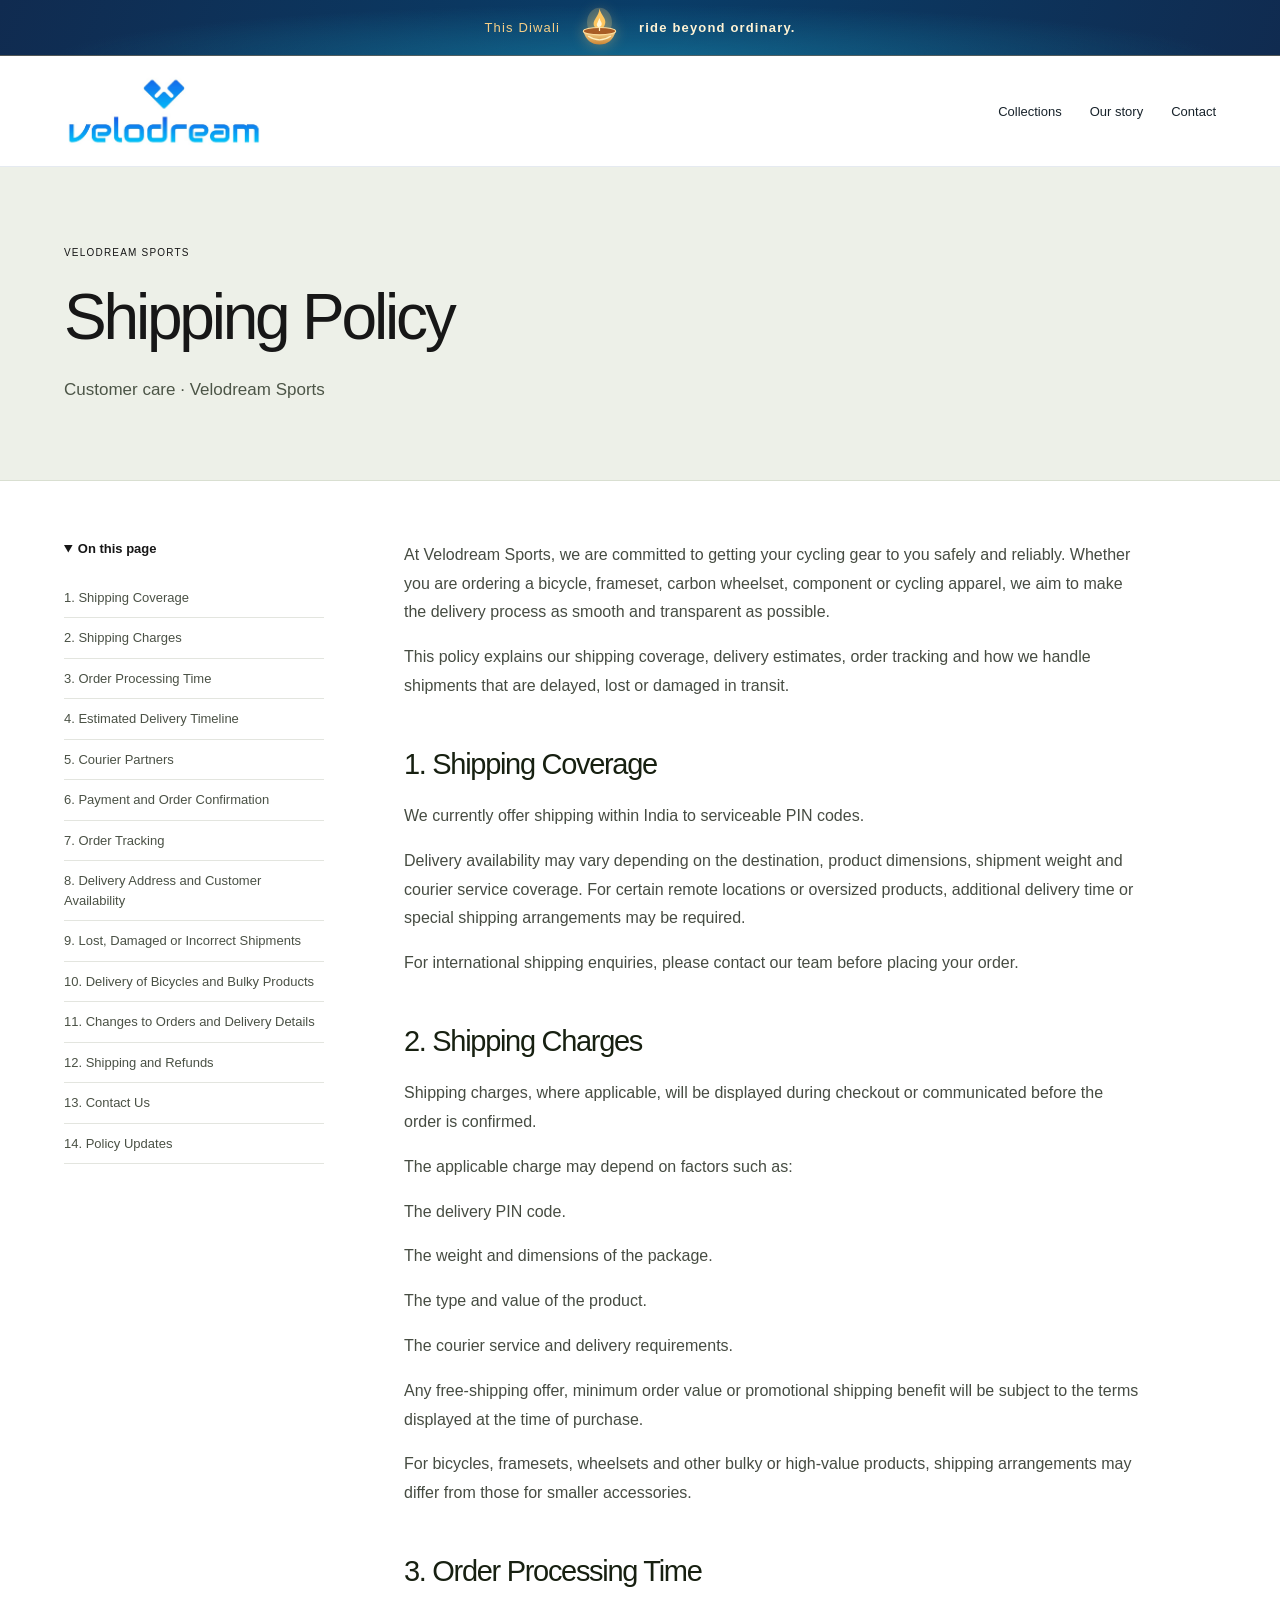
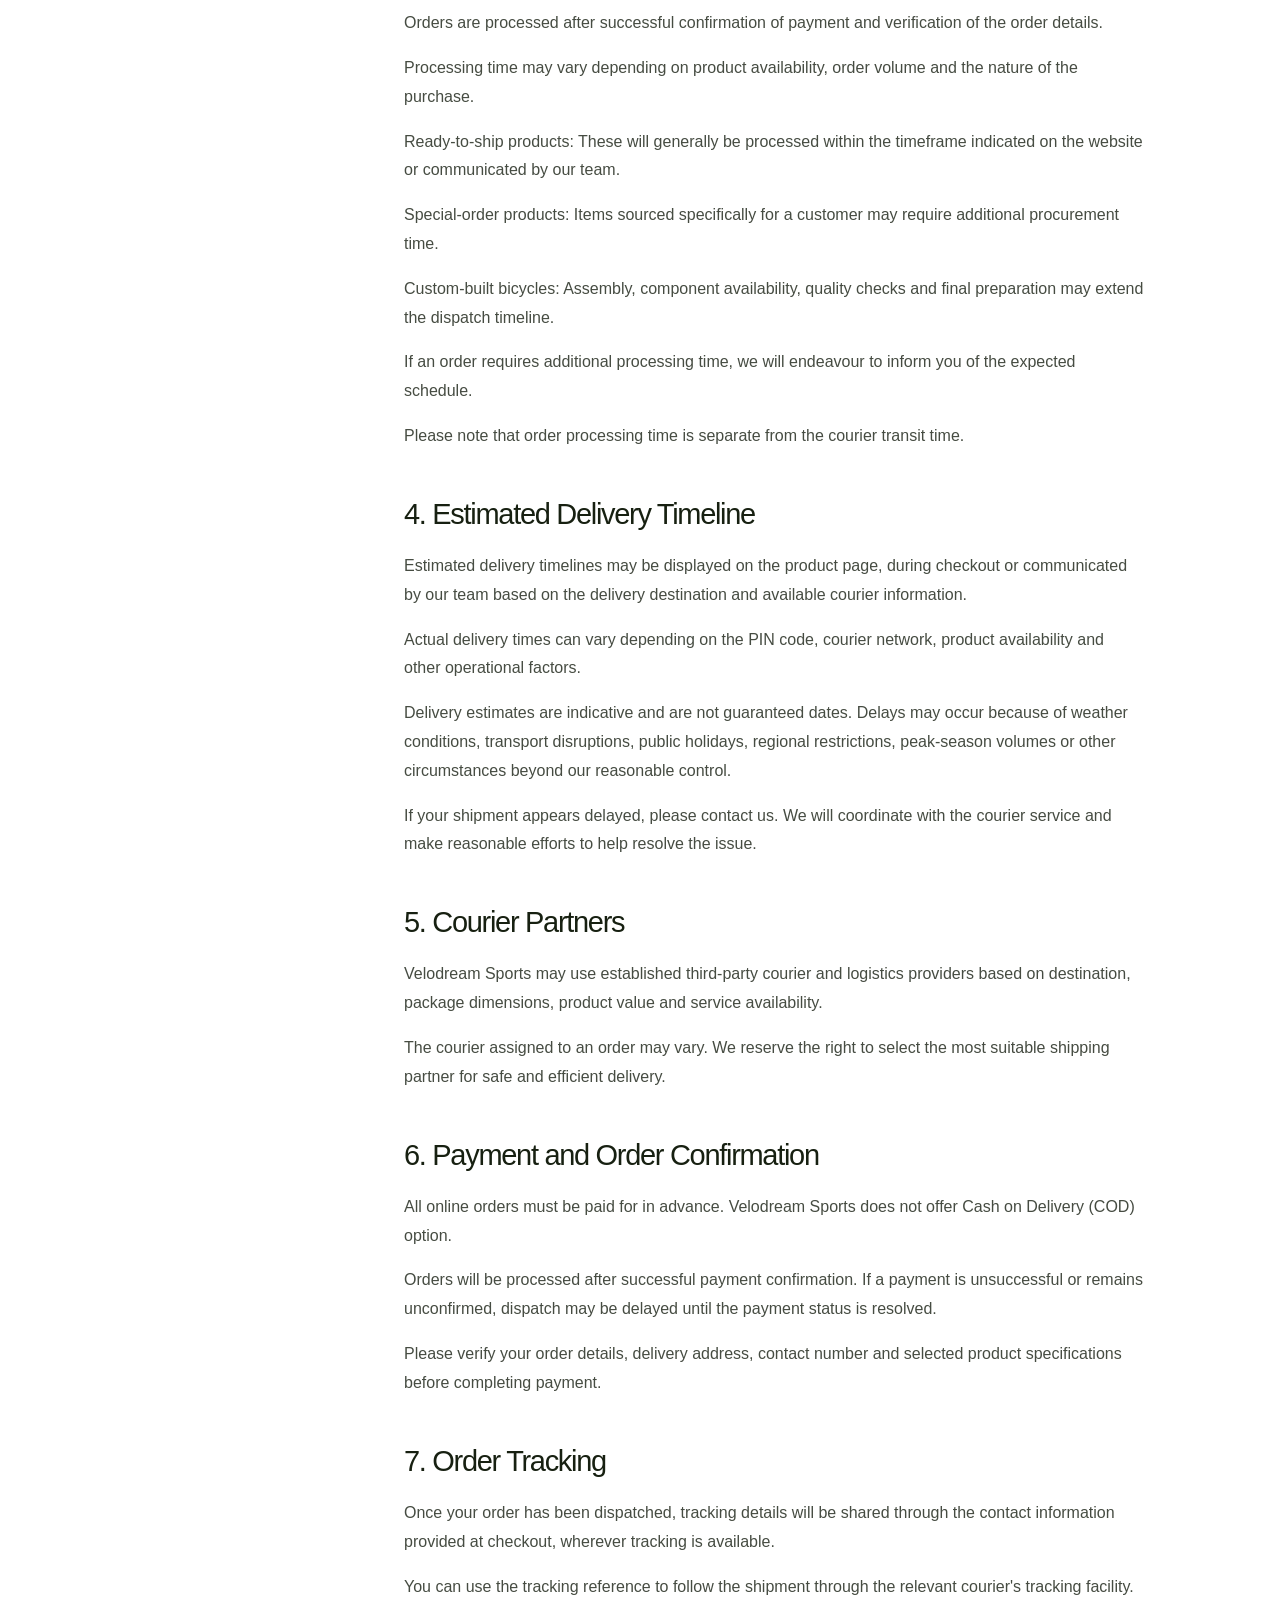
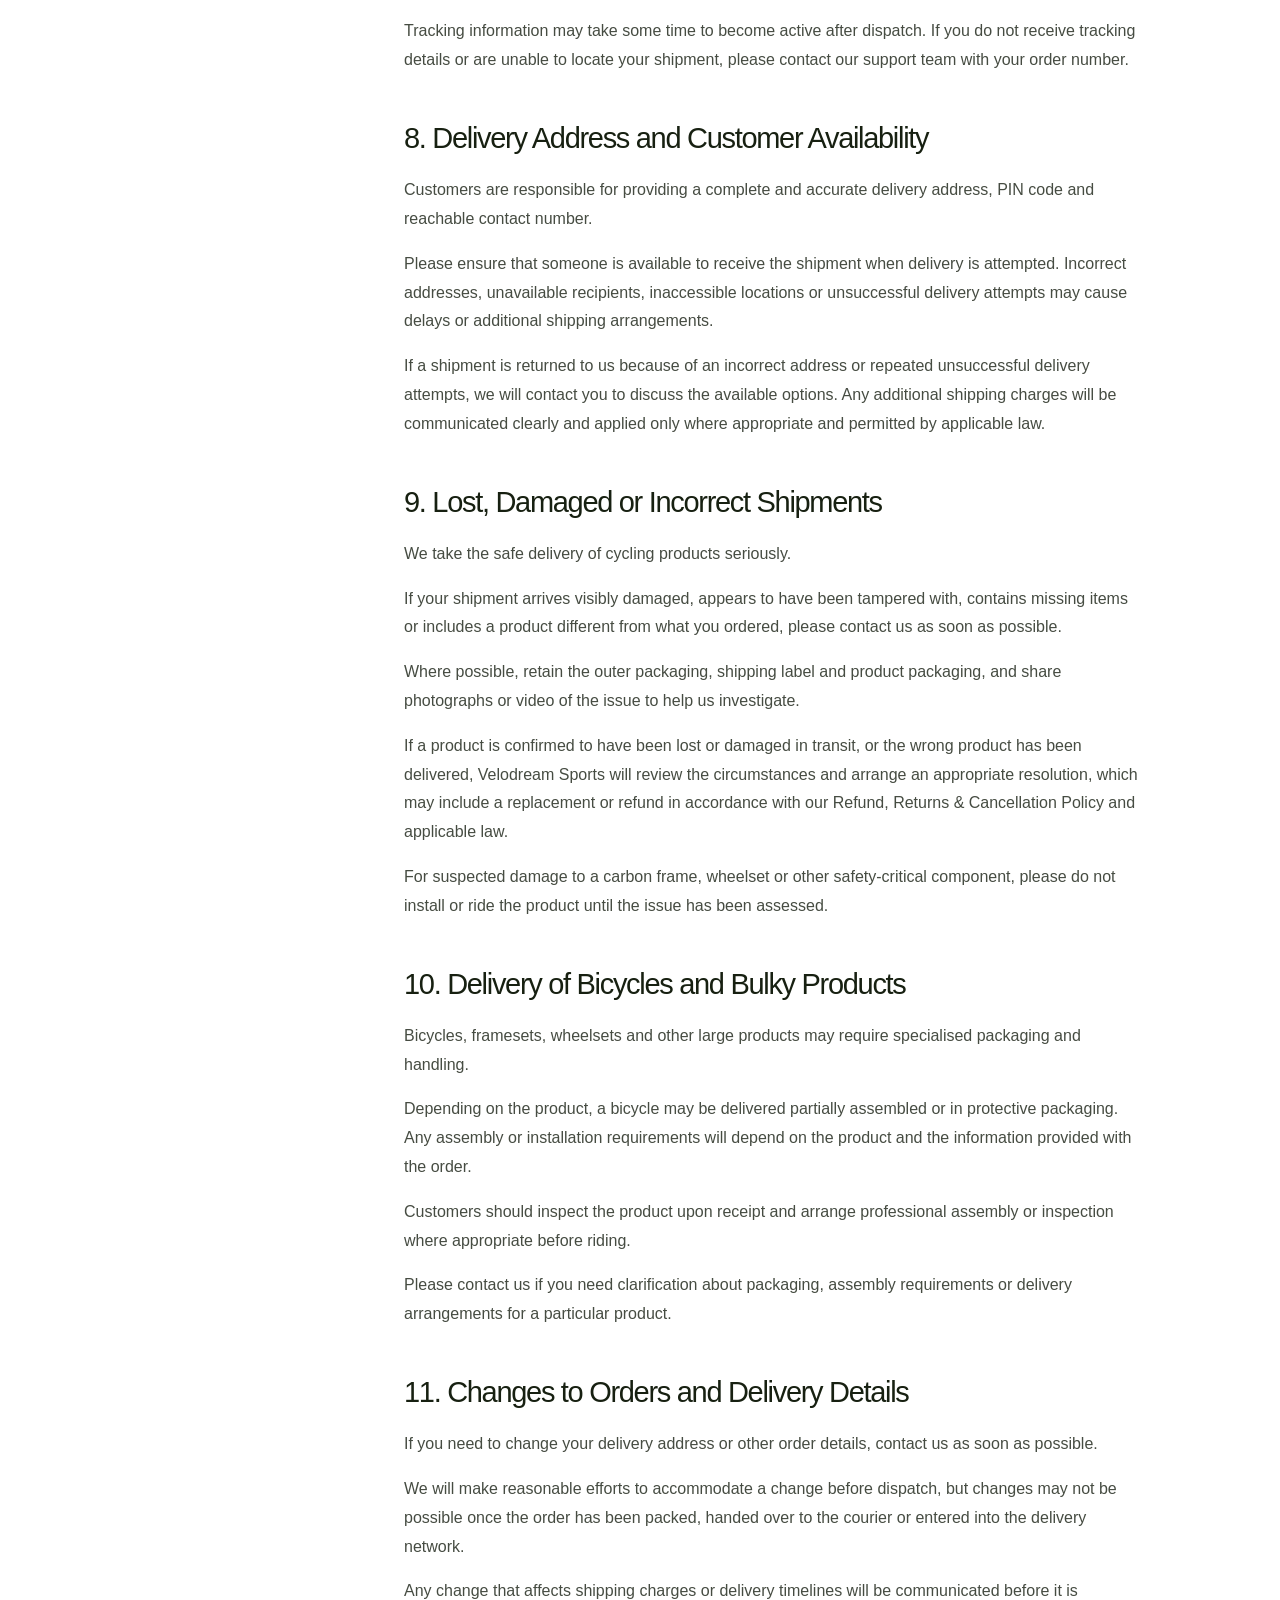
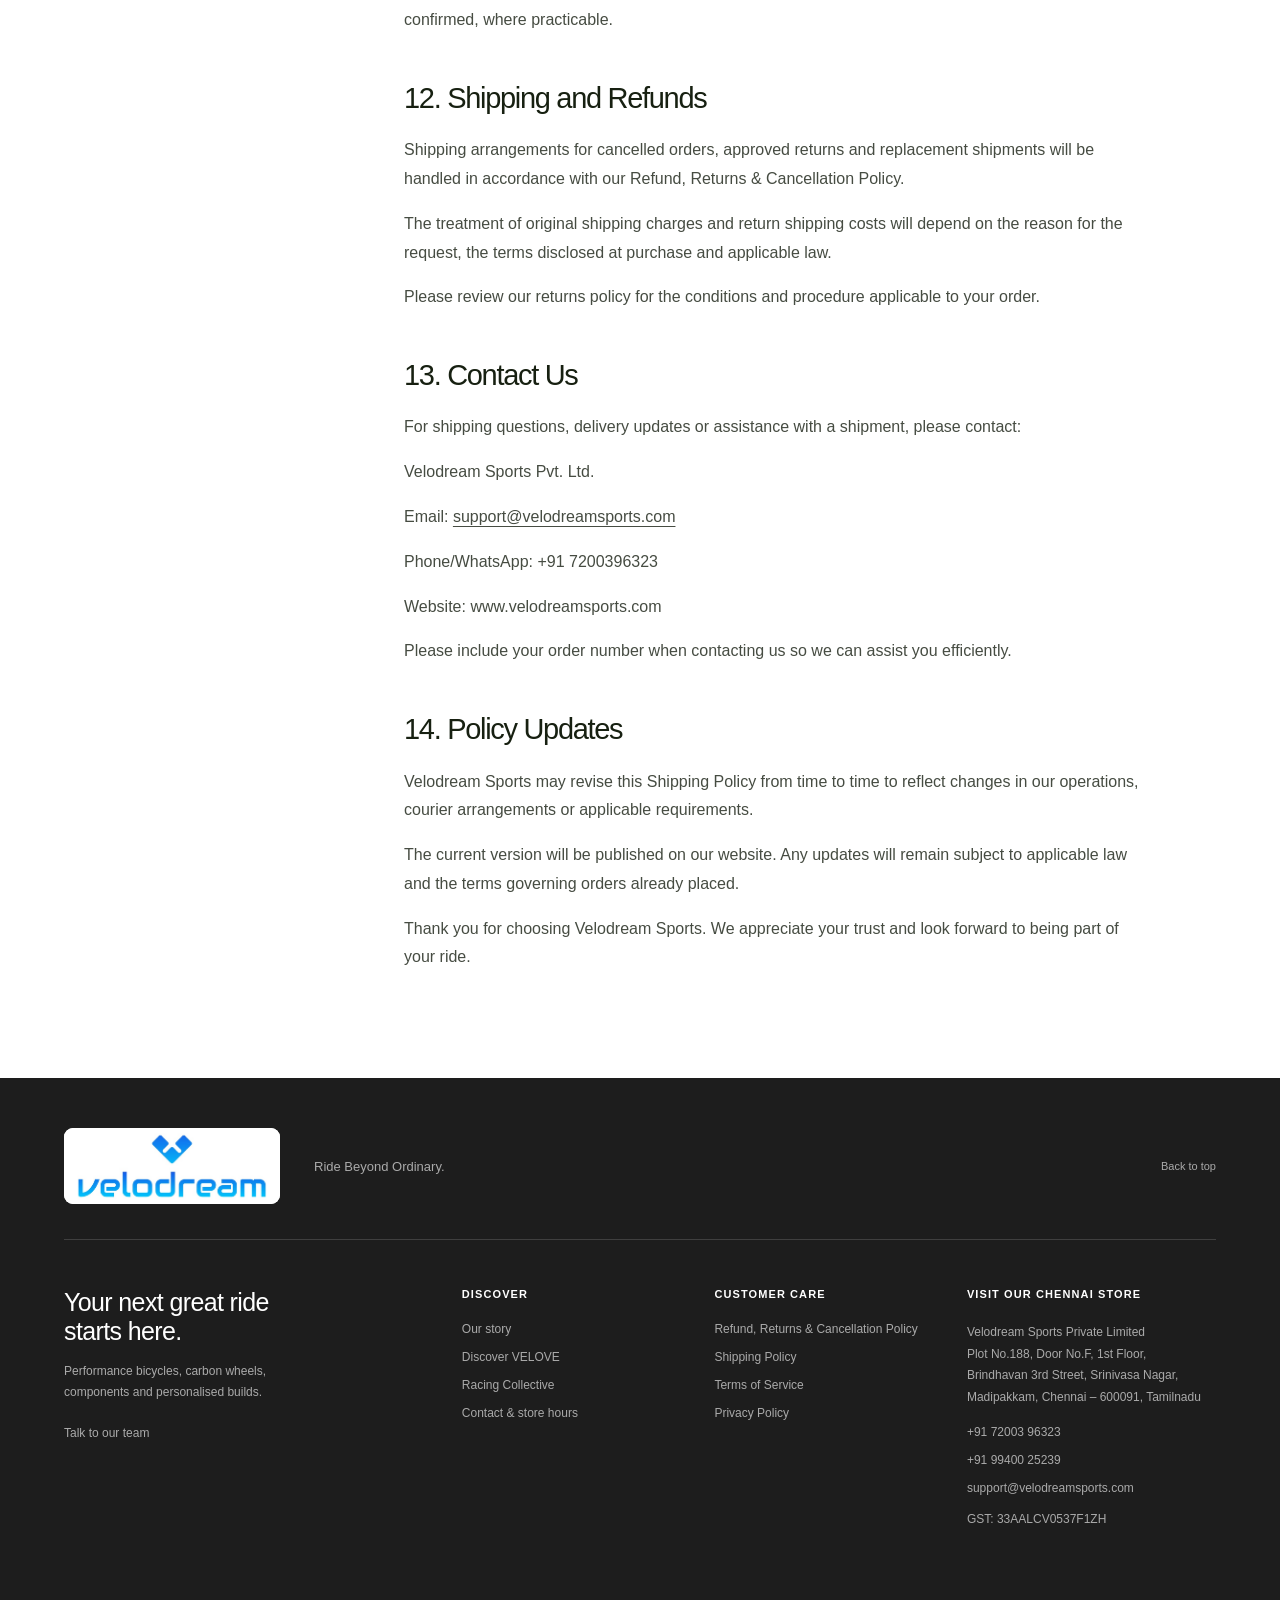
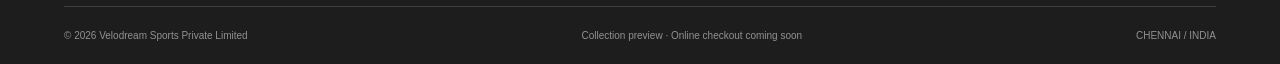
<file: shipping.html>
<!doctype html><html lang="en"><head><meta charset="utf-8"><meta name="viewport" content="width=device-width,initial-scale=1"><title>Shipping Policy | Velodream Sports</title><meta name="description" content="Customer care · Velodream Sports"><link rel="icon" href="logo.png"><link rel="stylesheet" href="styles.css"><link rel="stylesheet" href="content.css?v=7"></head><body><a class="skip" href="#main">Skip to content</a><div class="announcement diwali-banner"><div class="diwali-message"><span class="diwali-prefix">This Diwali</span><svg class="diya-art" viewBox="0 0 64 64" aria-hidden="true" focusable="false"><defs><linearGradient id="diya-bowl" x2="0" y2="1"><stop stop-color="#ffe4a1"/><stop offset="1" stop-color="#cd8635"/></linearGradient></defs><ellipse class="diya-glow" cx="32" cy="25" rx="17" ry="20" fill="#ffd67c" opacity=".22"/><path class="diya-flame" d="M32 6C34 16 43 20 39 29C36 37 24 35 24 27C24 20 31 17 32 6Z" fill="#ffc65f"/><path d="M32 19C33 24 37 26 34 30C30 34 27 29 29 26Z" fill="#fff7d9"/><path d="M10 37Q32 31 54 37Q49 55 32 55Q15 55 10 37Z" fill="url(#diya-bowl)"/><ellipse cx="32" cy="37" rx="22" ry="5" fill="#a85c25" stroke="#ffdfa0" stroke-width="1.5"/><path d="M17 44Q32 54 47 44M32 36L32 31" fill="none" stroke="#fff0c0" stroke-width="1.7" stroke-linecap="round"/></svg><span class="diwali-tagline">ride beyond ordinary.</span></div></div><header class="header content-header"><div class="header-inner"><a class="brand" href="./" aria-label="Velodream Sports home"><img src="velodream-blue-logo.jpg" width="1169" height="877" alt="Velodream"></a><nav aria-label="Main navigation" class="content-nav"><a href="./#categories">Collections</a><a href="about.html">Our story</a><a href="contact.html">Contact</a></nav></div></header><main id="main"><section class="page-intro"><a class="eyebrow" href="./">VELODREAM SPORTS</a><h1>Shipping Policy</h1><p>Customer care · Velodream Sports</p></section><div class="reading-layout"><aside class="contents"><details open><summary>On this page</summary><a href="#section-1">1. Shipping Coverage</a><a href="#section-2">2. Shipping Charges</a><a href="#section-3">3. Order Processing Time</a><a href="#section-4">4. Estimated Delivery Timeline</a><a href="#section-5">5. Courier Partners</a><a href="#section-6">6. Payment and Order Confirmation</a><a href="#section-7">7. Order Tracking</a><a href="#section-8">8. Delivery Address and Customer Availability</a><a href="#section-9">9. Lost, Damaged or Incorrect Shipments</a><a href="#section-10">10. Delivery of Bicycles and Bulky Products</a><a href="#section-11">11. Changes to Orders and Delivery Details</a><a href="#section-12">12. Shipping and Refunds</a><a href="#section-13">13. Contact Us</a><a href="#section-14">14. Policy Updates</a></details></aside><article class="prose"><p>At Velodream Sports, we are committed to getting your cycling gear to you safely and reliably. Whether you are ordering a bicycle, frameset, carbon wheelset, component or cycling apparel, we aim to make the delivery process as smooth and transparent as possible.</p><p>This policy explains our shipping coverage, delivery estimates, order tracking and how we handle shipments that are delayed, lost or damaged in transit.</p><h2 id="section-1">1. Shipping Coverage</h2><p>We currently offer shipping within India to serviceable PIN codes.</p><p>Delivery availability may vary depending on the destination, product dimensions, shipment weight and courier service coverage. For certain remote locations or oversized products, additional delivery time or special shipping arrangements may be required.</p><p>For international shipping enquiries, please contact our team before placing your order.</p><h2 id="section-2">2. Shipping Charges</h2><p>Shipping charges, where applicable, will be displayed during checkout or communicated before the order is confirmed.</p><p>The applicable charge may depend on factors such as:</p><p>The delivery PIN code.</p><p>The weight and dimensions of the package.</p><p>The type and value of the product.</p><p>The courier service and delivery requirements.</p><p>Any free-shipping offer, minimum order value or promotional shipping benefit will be subject to the terms displayed at the time of purchase.</p><p>For bicycles, framesets, wheelsets and other bulky or high-value products, shipping arrangements may differ from those for smaller accessories.</p><h2 id="section-3">3. Order Processing Time</h2><p>Orders are processed after successful confirmation of payment and verification of the order details.</p><p>Processing time may vary depending on product availability, order volume and the nature of the purchase.</p><p>Ready-to-ship products: These will generally be processed within the timeframe indicated on the website or communicated by our team.</p><p>Special-order products: Items sourced specifically for a customer may require additional procurement time.</p><p>Custom-built bicycles: Assembly, component availability, quality checks and final preparation may extend the dispatch timeline.</p><p>If an order requires additional processing time, we will endeavour to inform you of the expected schedule.</p><p>Please note that order processing time is separate from the courier transit time.</p><h2 id="section-4">4. Estimated Delivery Timeline</h2><p>Estimated delivery timelines may be displayed on the product page, during checkout or communicated by our team based on the delivery destination and available courier information.</p><p>Actual delivery times can vary depending on the PIN code, courier network, product availability and other operational factors.</p><p>Delivery estimates are indicative and are not guaranteed dates. Delays may occur because of weather conditions, transport disruptions, public holidays, regional restrictions, peak-season volumes or other circumstances beyond our reasonable control.</p><p>If your shipment appears delayed, please contact us. We will coordinate with the courier service and make reasonable efforts to help resolve the issue.</p><h2 id="section-5">5. Courier Partners</h2><p>Velodream Sports may use established third-party courier and logistics providers based on destination, package dimensions, product value and service availability.</p><p>The courier assigned to an order may vary. We reserve the right to select the most suitable shipping partner for safe and efficient delivery.</p><h2 id="section-6">6. Payment and Order Confirmation</h2><p>All online orders must be paid for in advance. Velodream Sports does not offer Cash on Delivery (COD) option.</p><p>Orders will be processed after successful payment confirmation. If a payment is unsuccessful or remains unconfirmed, dispatch may be delayed until the payment status is resolved.</p><p>Please verify your order details, delivery address, contact number and selected product specifications before completing payment.</p><h2 id="section-7">7. Order Tracking</h2><p>Once your order has been dispatched, tracking details will be shared through the contact information provided at checkout, wherever tracking is available.</p><p>You can use the tracking reference to follow the shipment through the relevant courier&#x27;s tracking facility.</p><p>Tracking information may take some time to become active after dispatch. If you do not receive tracking details or are unable to locate your shipment, please contact our support team with your order number.</p><h2 id="section-8">8. Delivery Address and Customer Availability</h2><p>Customers are responsible for providing a complete and accurate delivery address, PIN code and reachable contact number.</p><p>Please ensure that someone is available to receive the shipment when delivery is attempted. Incorrect addresses, unavailable recipients, inaccessible locations or unsuccessful delivery attempts may cause delays or additional shipping arrangements.</p><p>If a shipment is returned to us because of an incorrect address or repeated unsuccessful delivery attempts, we will contact you to discuss the available options. Any additional shipping charges will be communicated clearly and applied only where appropriate and permitted by applicable law.</p><h2 id="section-9">9. Lost, Damaged or Incorrect Shipments</h2><p>We take the safe delivery of cycling products seriously.</p><p>If your shipment arrives visibly damaged, appears to have been tampered with, contains missing items or includes a product different from what you ordered, please contact us as soon as possible.</p><p>Where possible, retain the outer packaging, shipping label and product packaging, and share photographs or video of the issue to help us investigate.</p><p>If a product is confirmed to have been lost or damaged in transit, or the wrong product has been delivered, Velodream Sports will review the circumstances and arrange an appropriate resolution, which may include a replacement or refund in accordance with our Refund, Returns &amp; Cancellation Policy and applicable law.</p><p>For suspected damage to a carbon frame, wheelset or other safety-critical component, please do not install or ride the product until the issue has been assessed.</p><h2 id="section-10">10. Delivery of Bicycles and Bulky Products</h2><p>Bicycles, framesets, wheelsets and other large products may require specialised packaging and handling.</p><p>Depending on the product, a bicycle may be delivered partially assembled or in protective packaging. Any assembly or installation requirements will depend on the product and the information provided with the order.</p><p>Customers should inspect the product upon receipt and arrange professional assembly or inspection where appropriate before riding.</p><p>Please contact us if you need clarification about packaging, assembly requirements or delivery arrangements for a particular product.</p><h2 id="section-11">11. Changes to Orders and Delivery Details</h2><p>If you need to change your delivery address or other order details, contact us as soon as possible.</p><p>We will make reasonable efforts to accommodate a change before dispatch, but changes may not be possible once the order has been packed, handed over to the courier or entered into the delivery network.</p><p>Any change that affects shipping charges or delivery timelines will be communicated before it is confirmed, where practicable.</p><h2 id="section-12">12. Shipping and Refunds</h2><p>Shipping arrangements for cancelled orders, approved returns and replacement shipments will be handled in accordance with our Refund, Returns &amp; Cancellation Policy.</p><p>The treatment of original shipping charges and return shipping costs will depend on the reason for the request, the terms disclosed at purchase and applicable law.</p><p>Please review our returns policy for the conditions and procedure applicable to your order.</p><h2 id="section-13">13. Contact Us</h2><p>For shipping questions, delivery updates or assistance with a shipment, please contact:</p><p>Velodream Sports Pvt. Ltd.</p><p>Email: <a href="mailto:support@velodreamsports.com">support@velodreamsports.com</a></p><p>Phone/WhatsApp: +91 7200396323</p><p>Website: www.velodreamsports.com</p><p>Please include your order number when contacting us so we can assist you efficiently.</p><h2 id="section-14">14. Policy Updates</h2><p>Velodream Sports may revise this Shipping Policy from time to time to reflect changes in our operations, courier arrangements or applicable requirements.</p><p>The current version will be published on our website. Any updates will remain subject to applicable law and the terms governing orders already placed.</p><p>Thank you for choosing Velodream Sports. We appreciate your trust and look forward to being part of your ride.</p></article></div></main><footer><div class="footer-top"><a class="brand" href="./"><img src="velodream-blue-logo.jpg" width="1169" height="877" alt="Velodream"></a><p>Ride Beyond Ordinary.</p><a href="#main" class="back-top">Back to top</a></div><div class="footer-grid"><div class="footer-about"><h2>Your next great ride starts here.</h2><p>Performance bicycles, carbon wheels, components and personalised builds.</p><a href="contact.html">Talk to our team</a></div><div><h3>Discover</h3><a href="about.html">Our story</a><a href="about.html#velove">Discover VELOVE</a><a href="about.html#vrc">Racing Collective</a><a href="contact.html">Contact &amp; store hours</a></div><div><h3>Customer care</h3><a href="returns.html">Refund, Returns &amp; Cancellation Policy</a><a href="shipping.html">Shipping Policy</a><a href="terms.html">Terms of Service</a><a href="privacy.html">Privacy Policy</a></div><div><h3>Visit our Chennai store</h3><p>Velodream Sports Private Limited<br>Plot No.188, Door No.F, 1st Floor,<br>Brindhavan 3rd Street, Srinivasa Nagar,<br>Madipakkam, Chennai – 600091, Tamilnadu</p><a href="tel:+917200396323">+91 72003 96323</a><a href="tel:+919940025239">+91 99400 25239</a><a href="mailto:support@velodreamsports.com">support@velodreamsports.com</a><p>GST: 33AALCV0537F1ZH</p></div></div><div class="footer-bottom"><span>© <span id="year">2026</span> Velodream Sports Private Limited</span><span>Collection preview · Online checkout coming soon</span><span>CHENNAI / INDIA</span></div></footer></body></html>
</file>
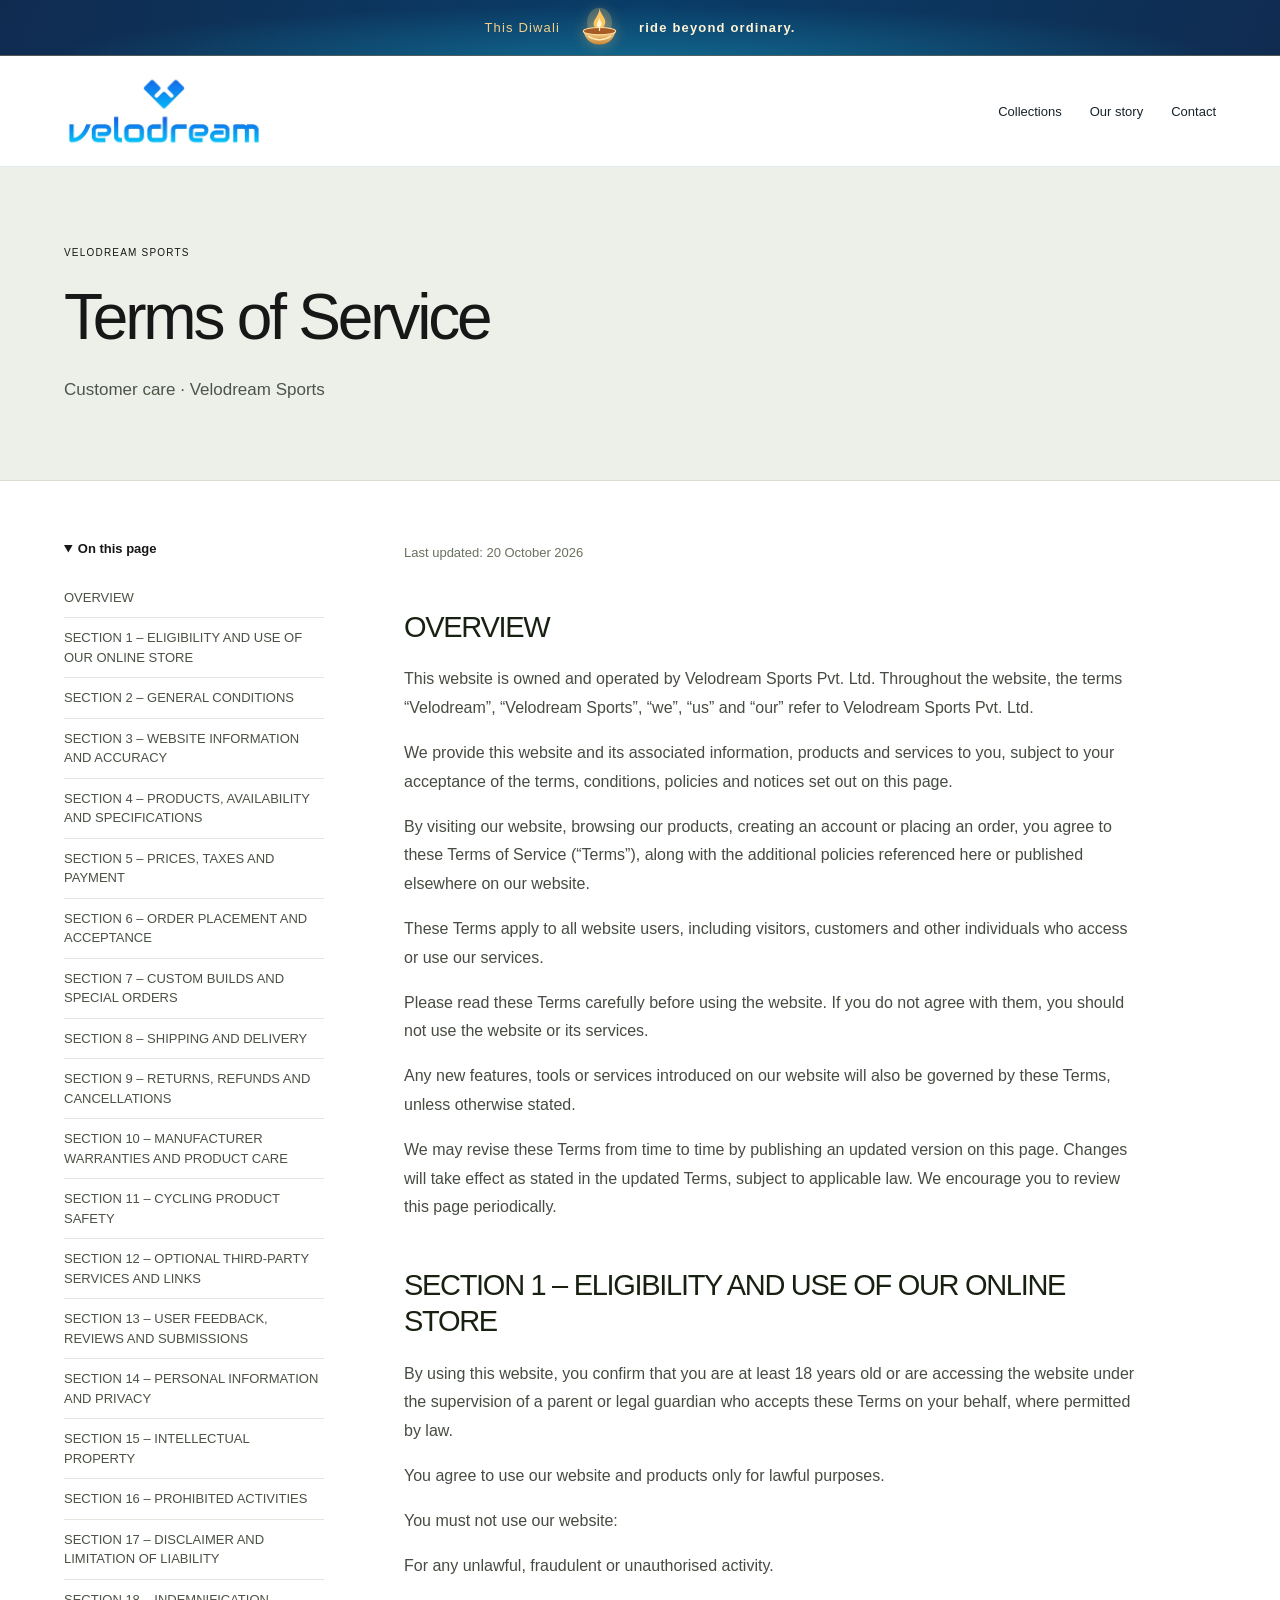
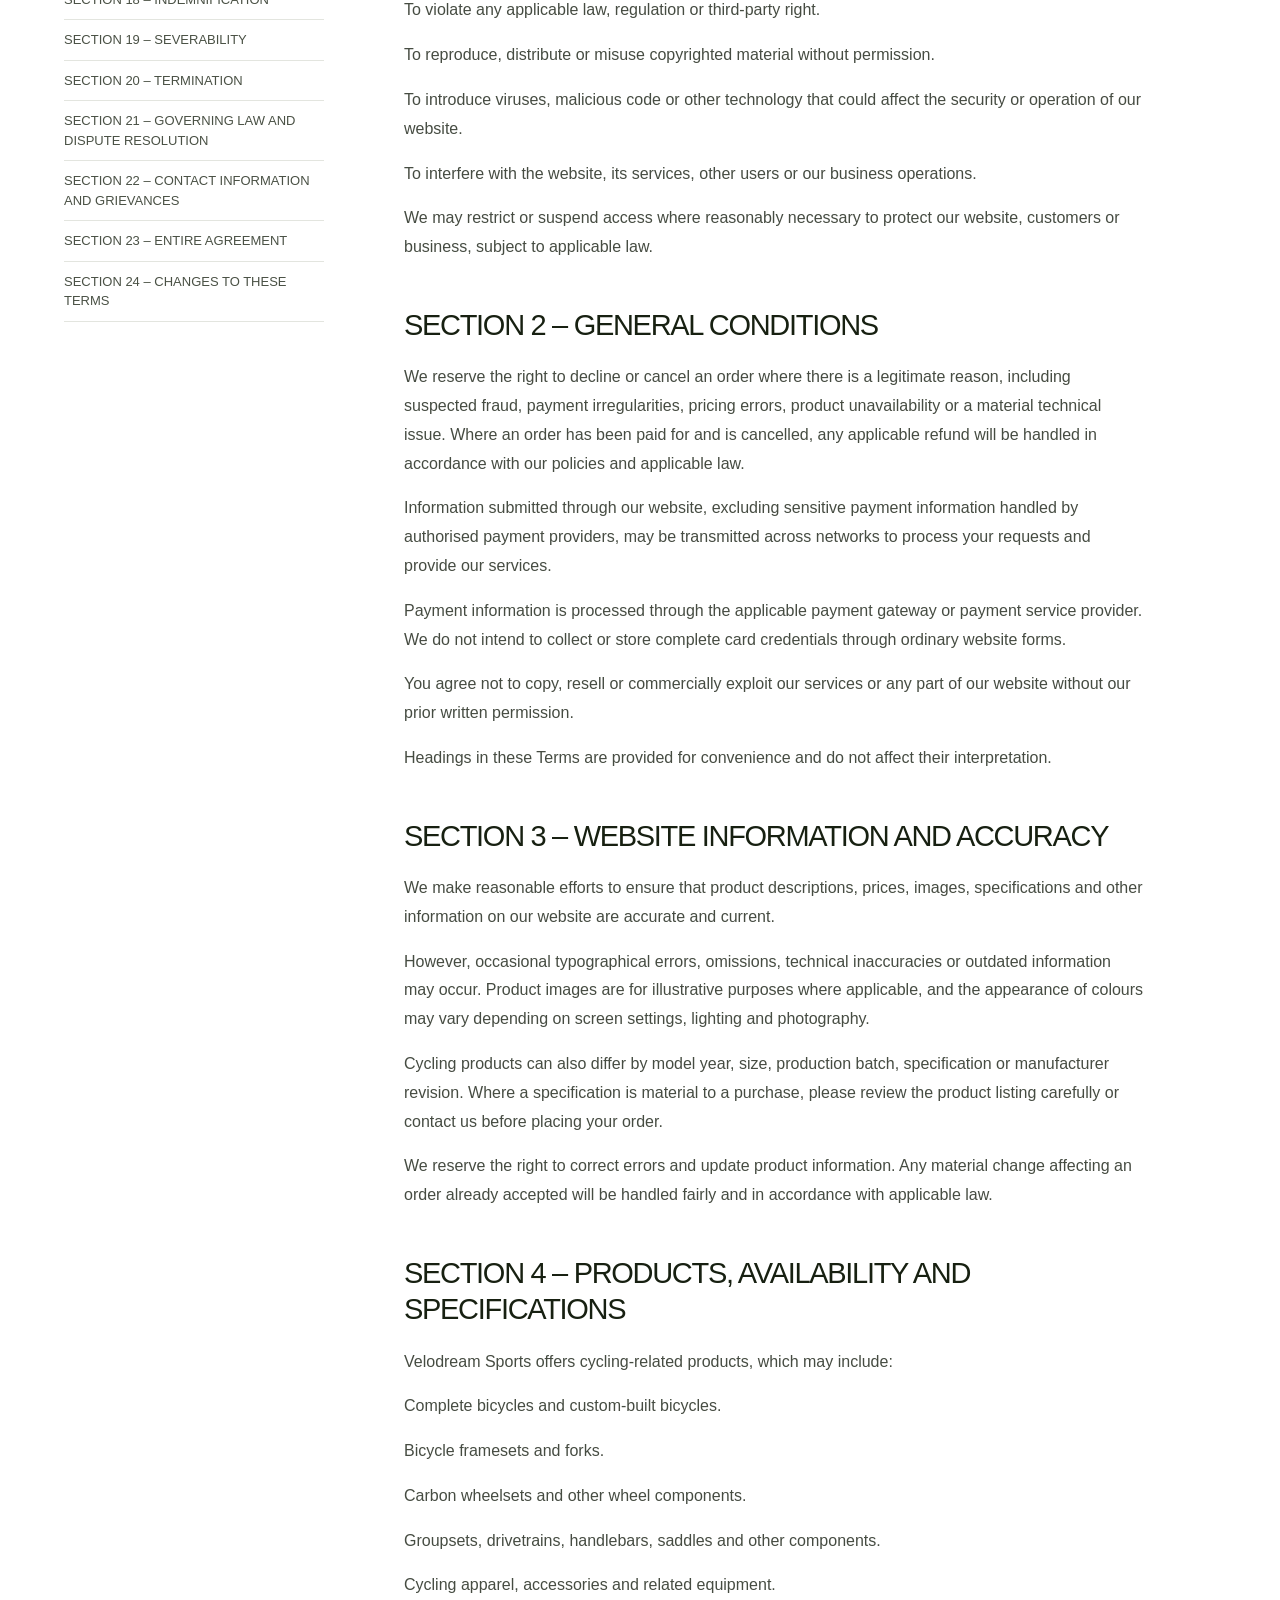
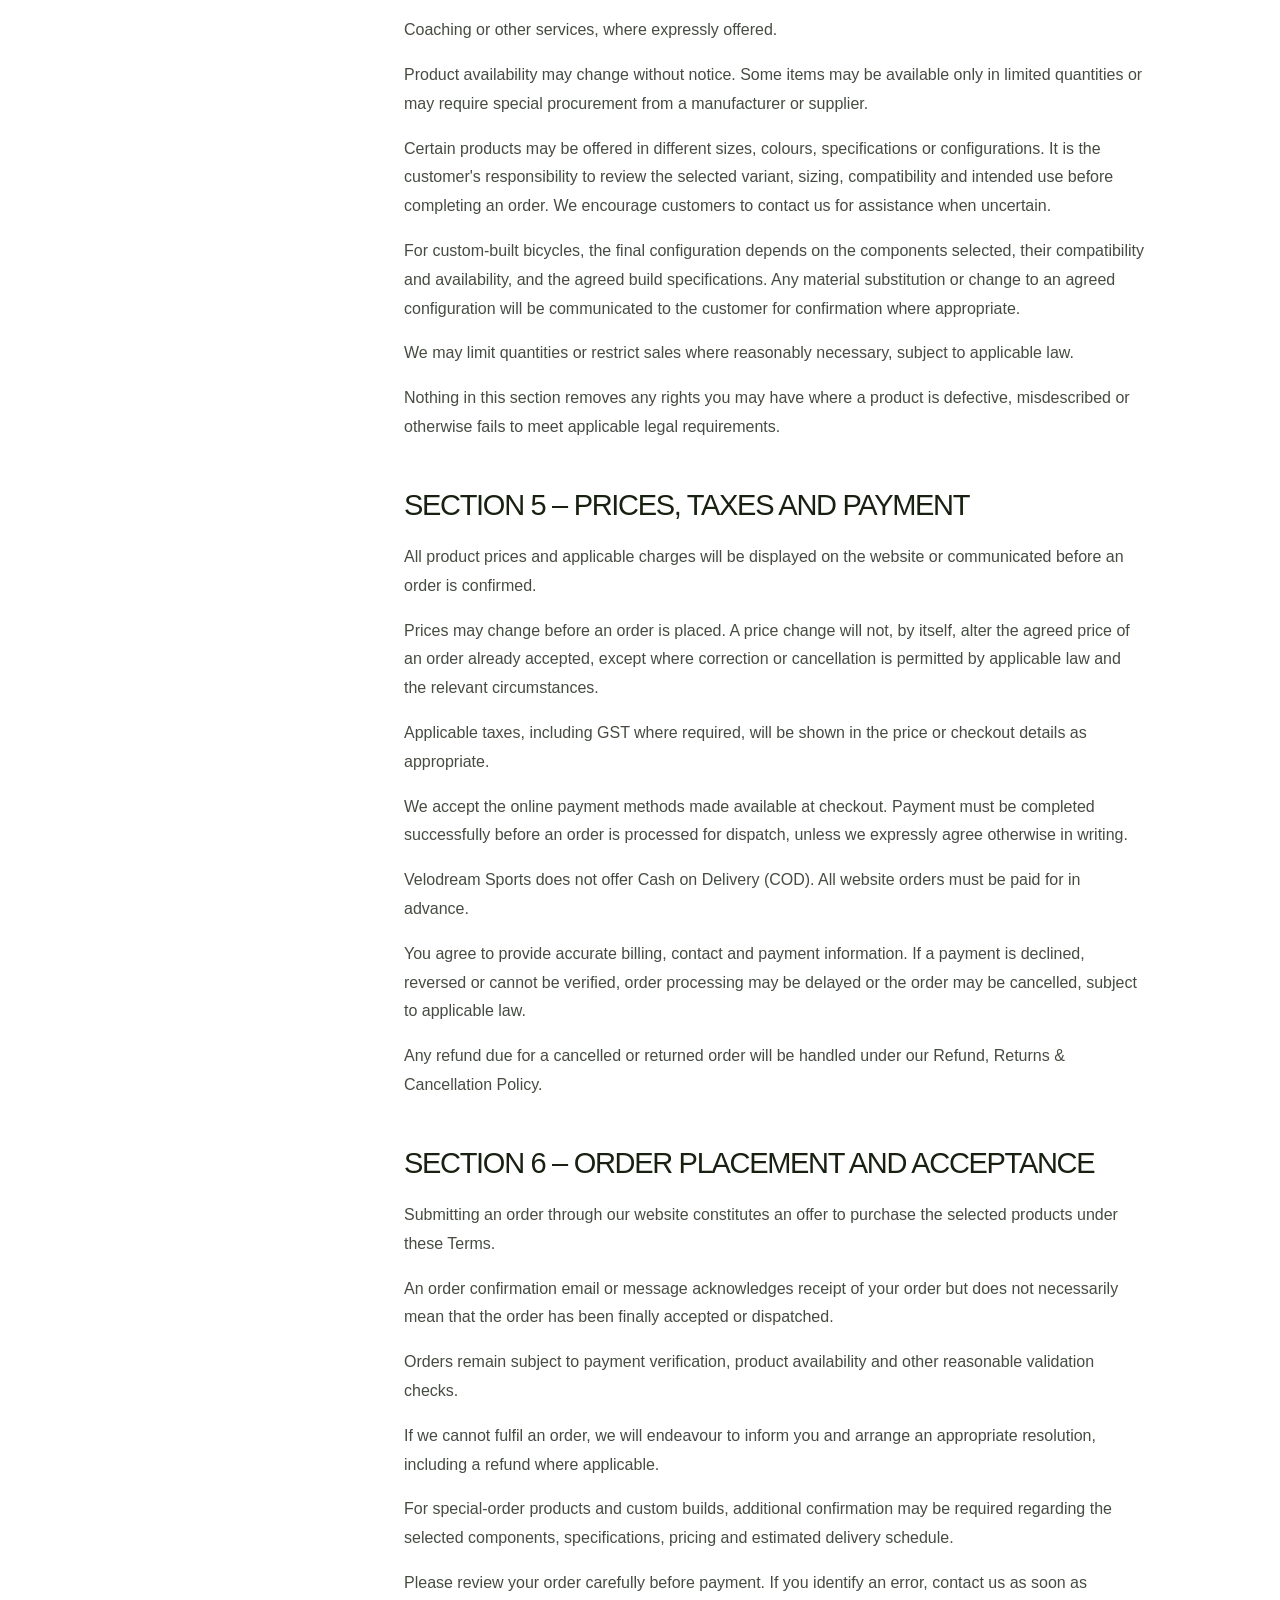
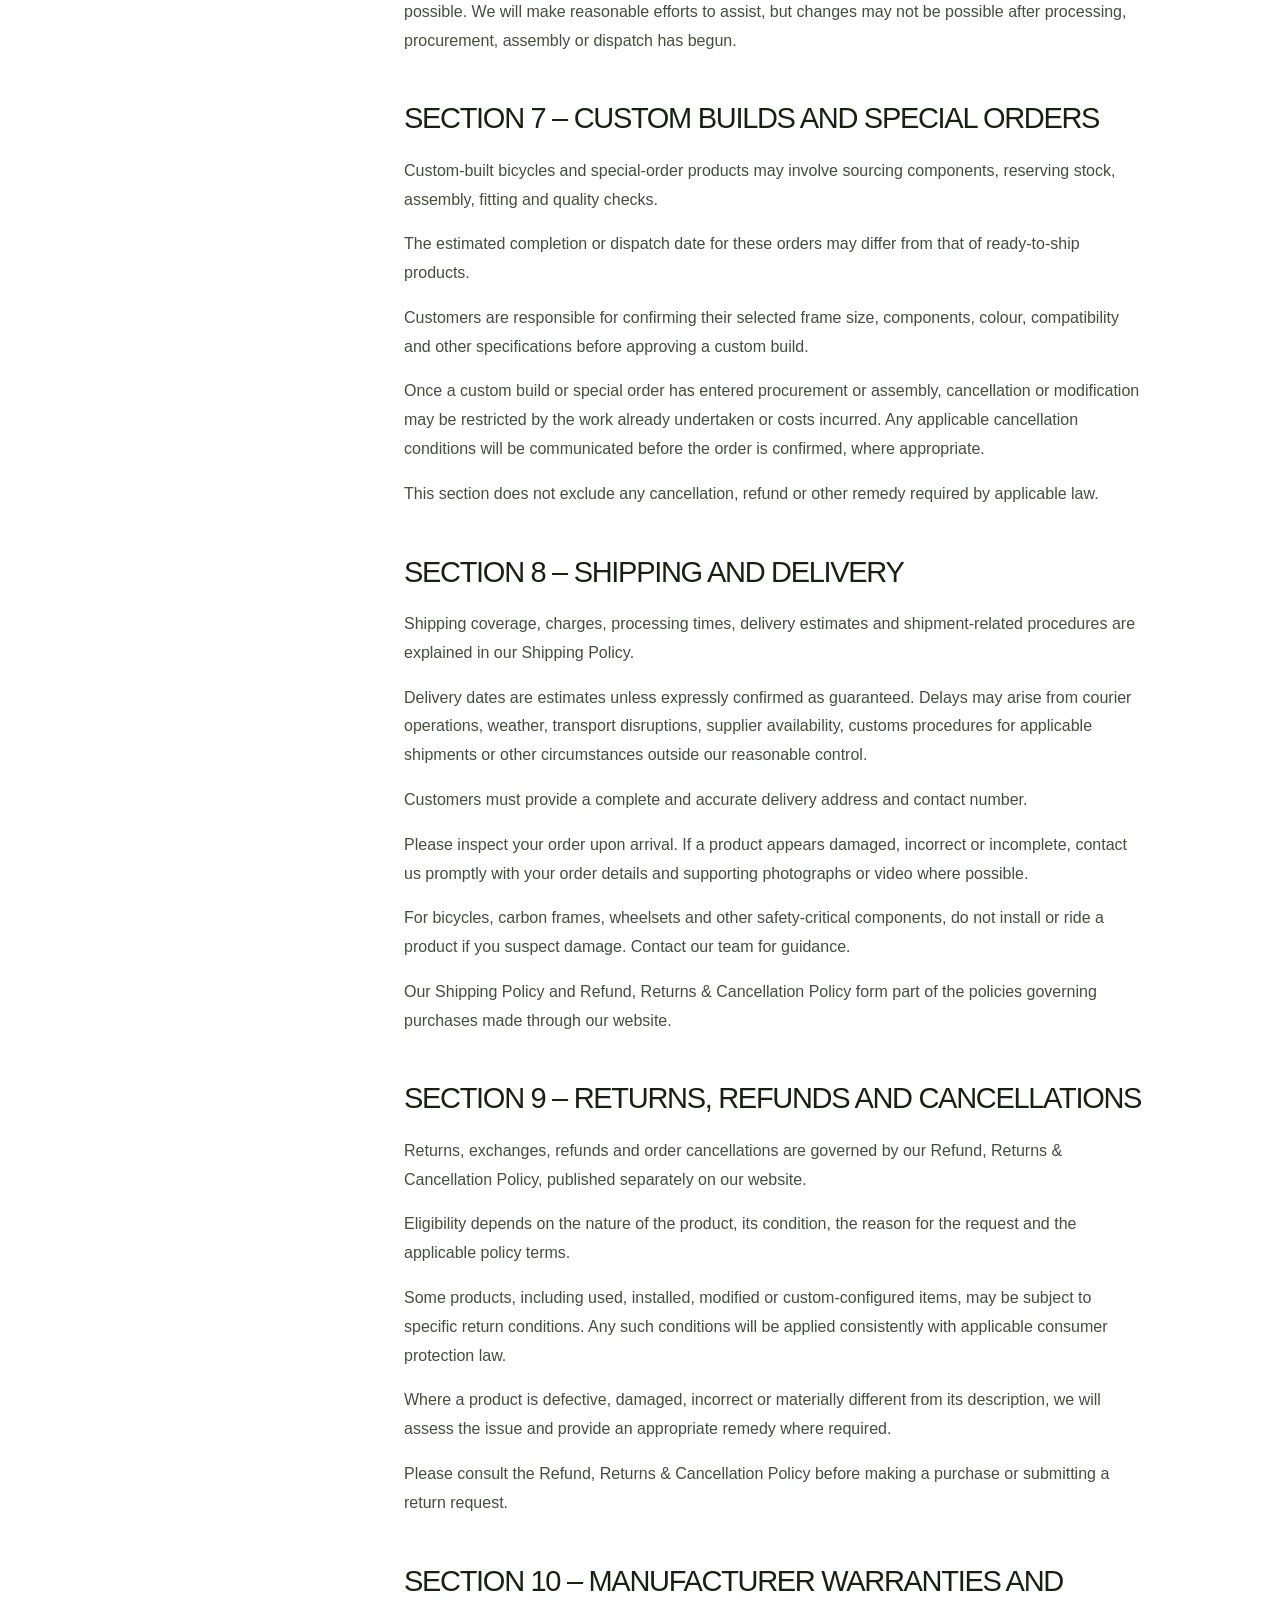
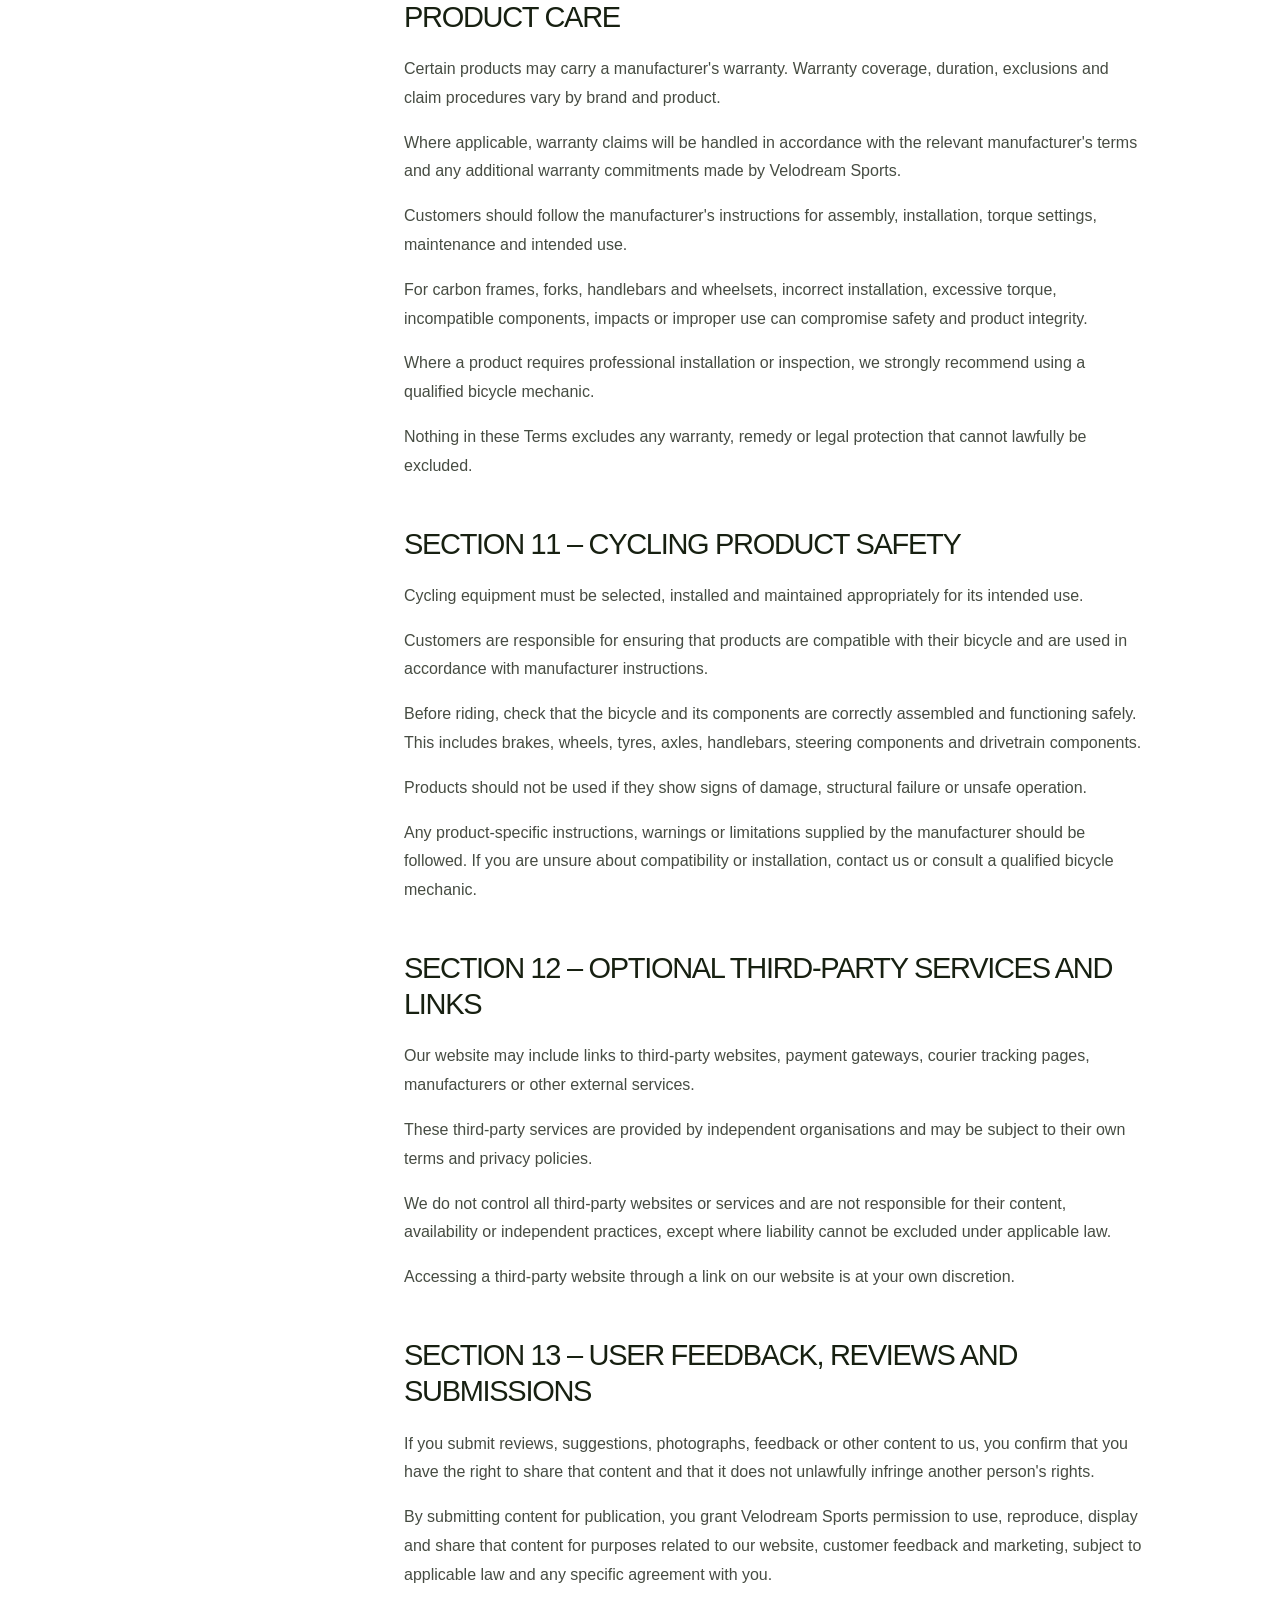
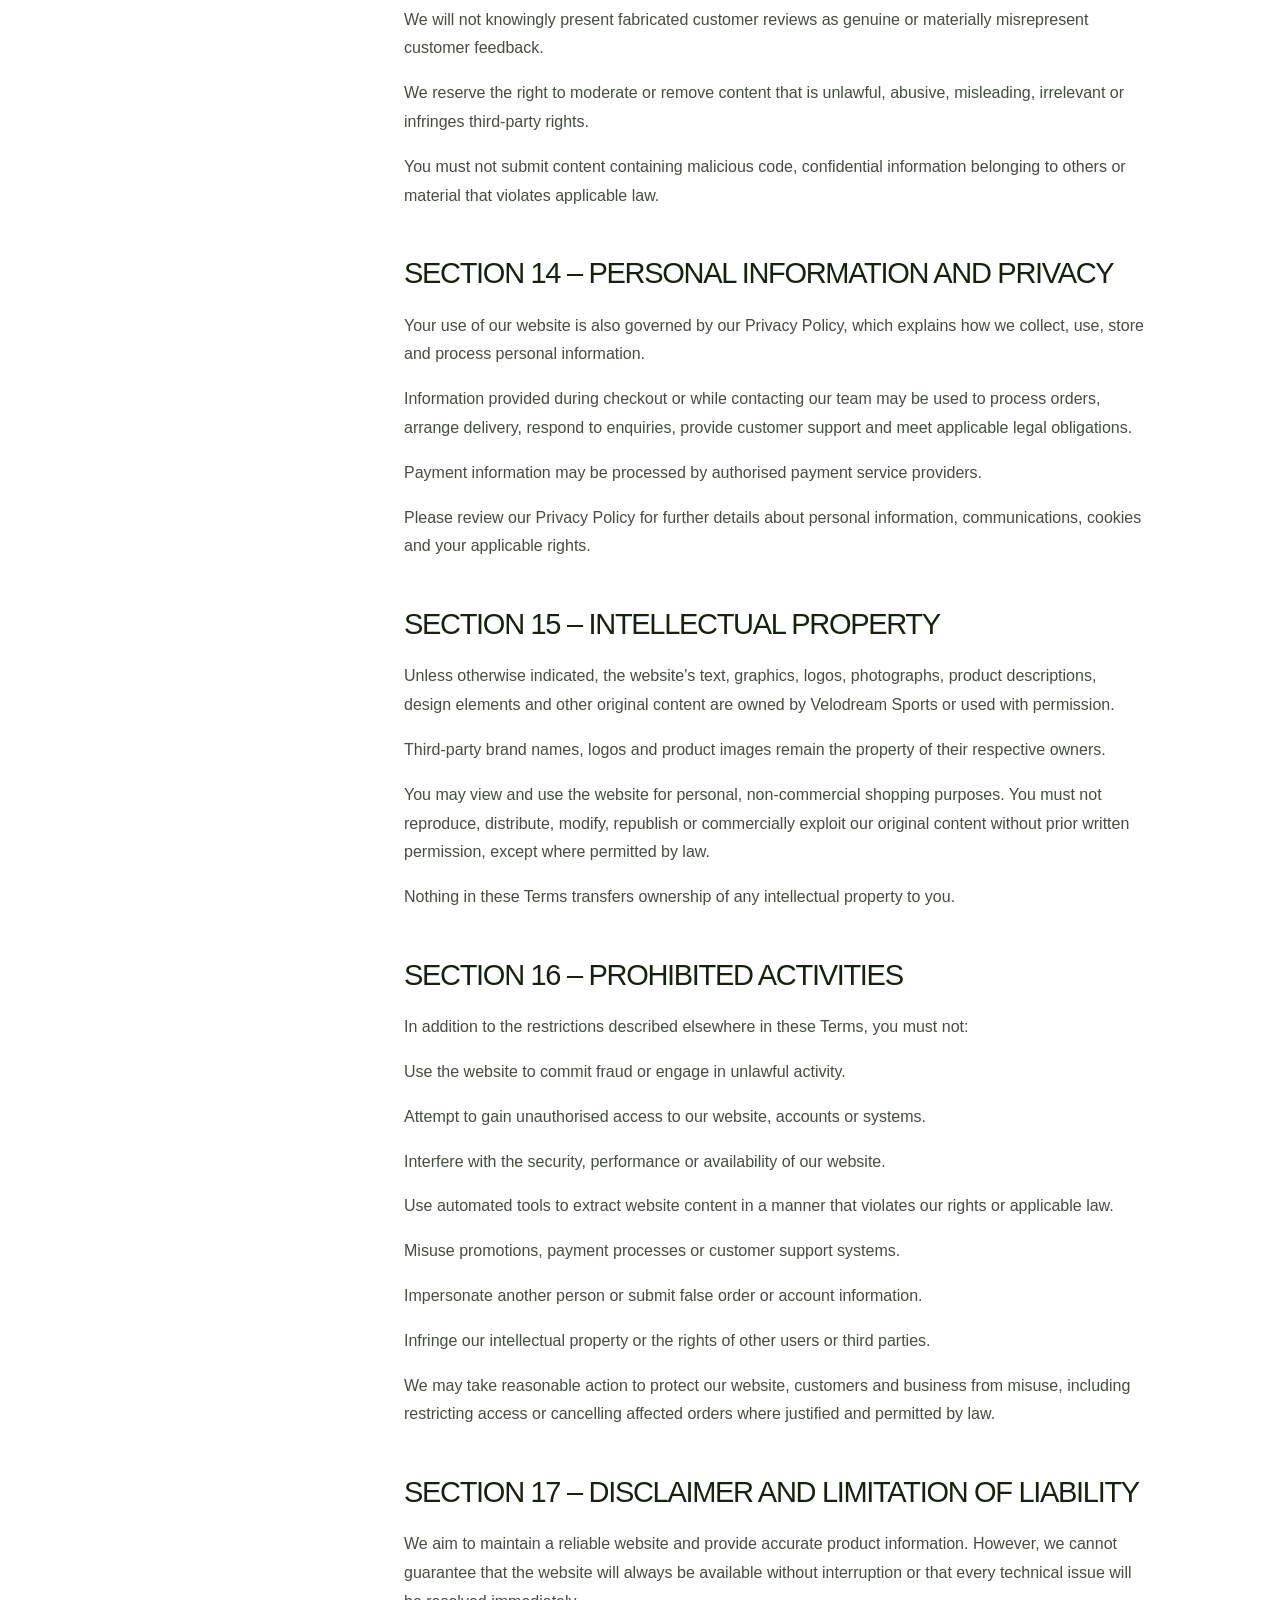
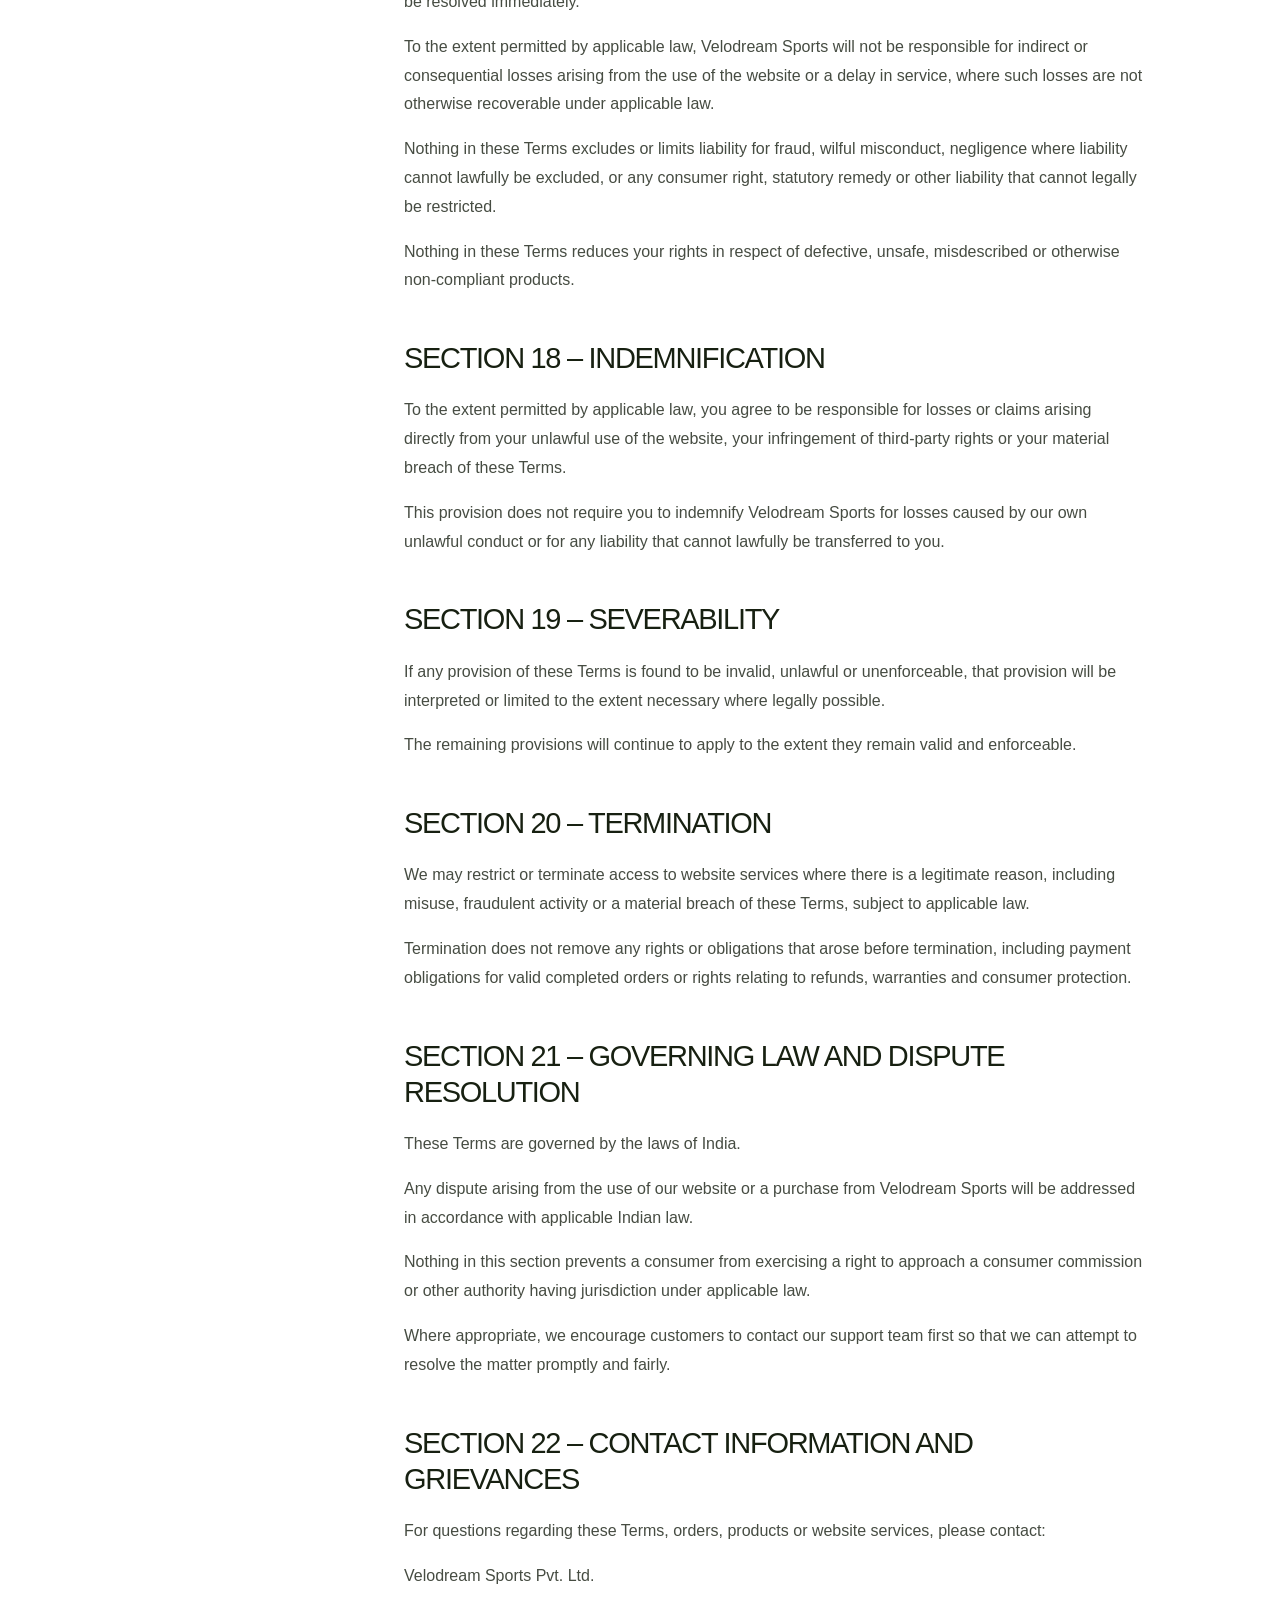
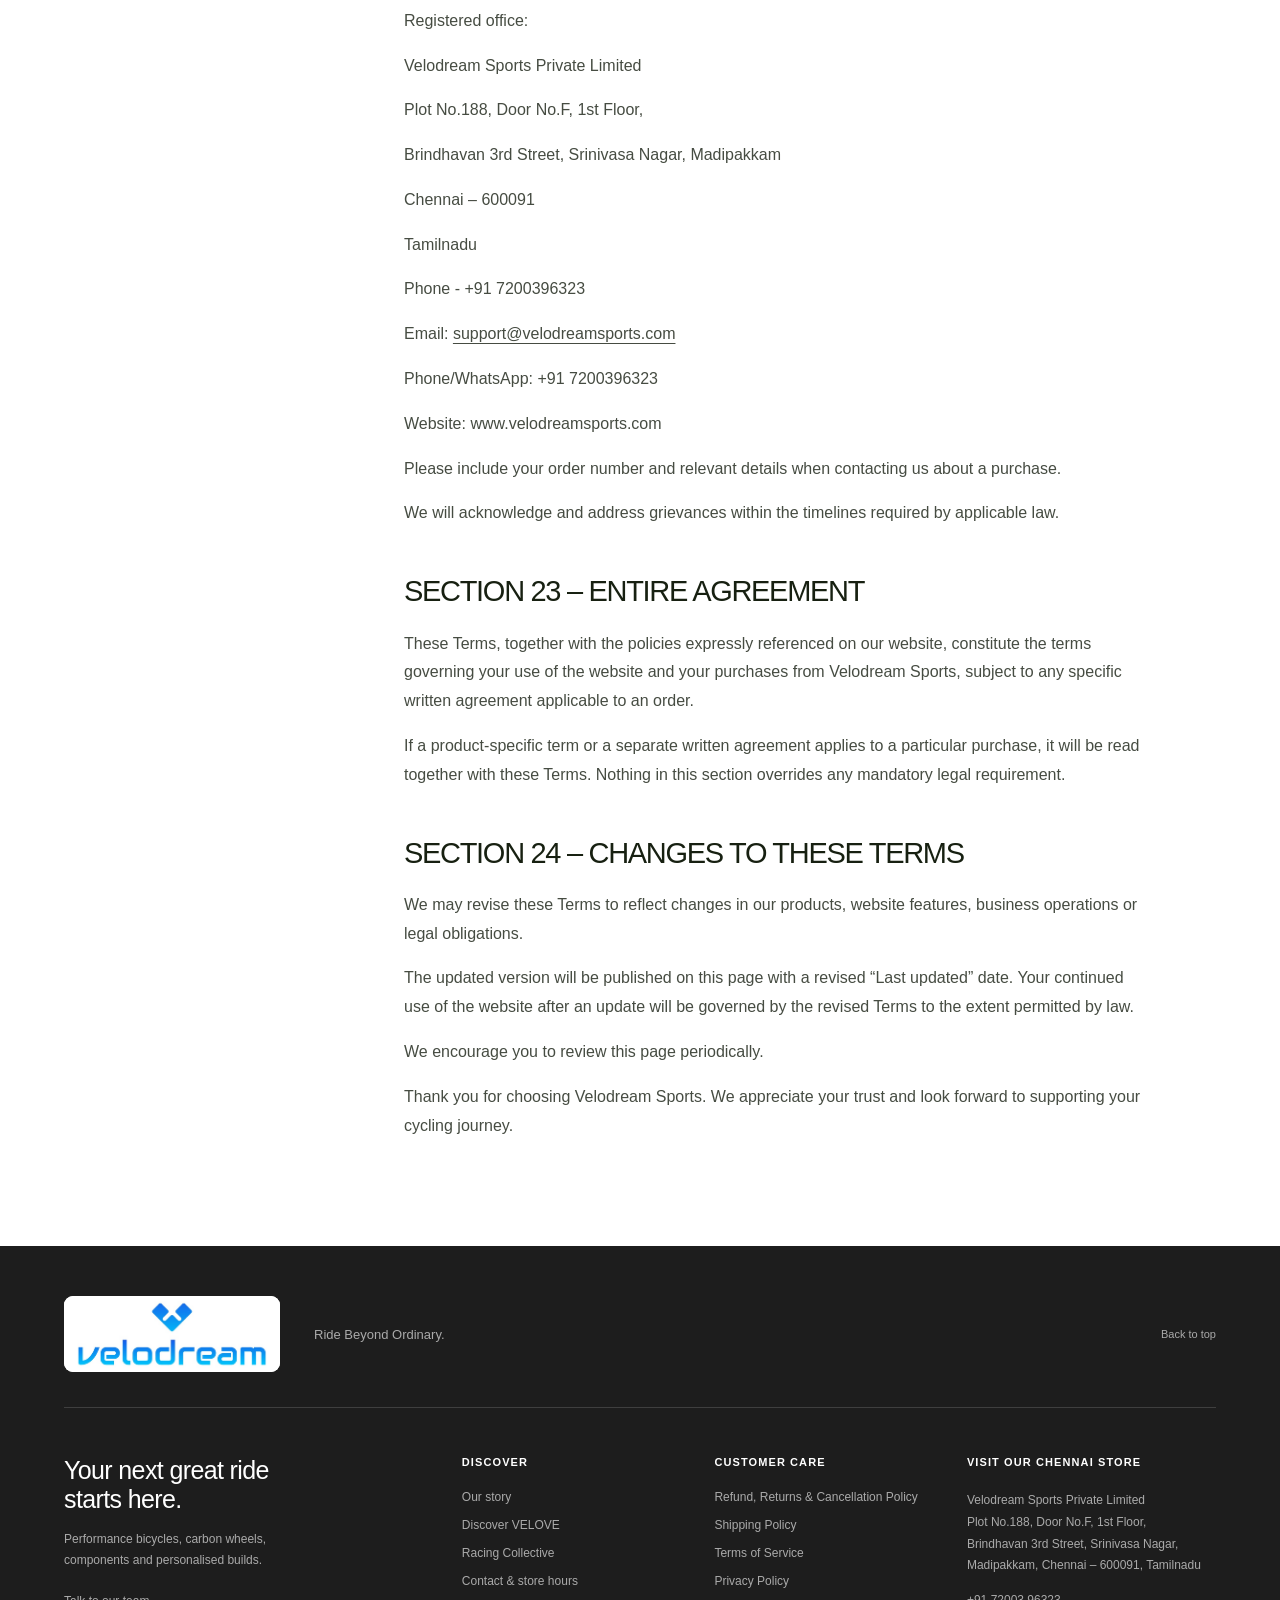
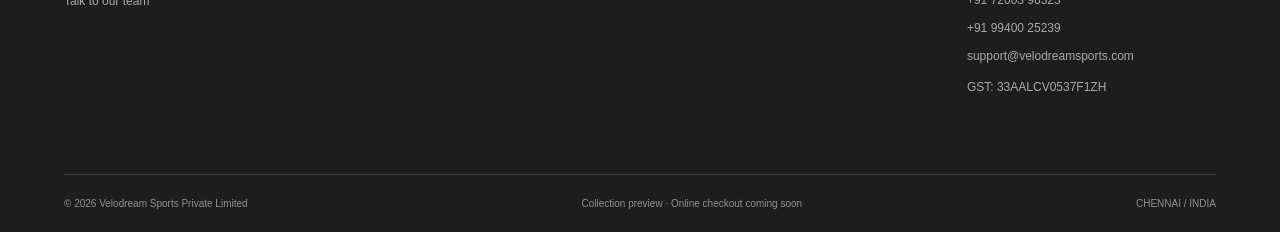
<file: terms.html>
<!doctype html><html lang="en"><head><meta charset="utf-8"><meta name="viewport" content="width=device-width,initial-scale=1"><title>Terms of Service | Velodream Sports</title><meta name="description" content="Customer care · Velodream Sports"><link rel="icon" href="logo.png"><link rel="stylesheet" href="styles.css"><link rel="stylesheet" href="content.css?v=7"></head><body><a class="skip" href="#main">Skip to content</a><div class="announcement diwali-banner"><div class="diwali-message"><span class="diwali-prefix">This Diwali</span><svg class="diya-art" viewBox="0 0 64 64" aria-hidden="true" focusable="false"><defs><linearGradient id="diya-bowl" x2="0" y2="1"><stop stop-color="#ffe4a1"/><stop offset="1" stop-color="#cd8635"/></linearGradient></defs><ellipse class="diya-glow" cx="32" cy="25" rx="17" ry="20" fill="#ffd67c" opacity=".22"/><path class="diya-flame" d="M32 6C34 16 43 20 39 29C36 37 24 35 24 27C24 20 31 17 32 6Z" fill="#ffc65f"/><path d="M32 19C33 24 37 26 34 30C30 34 27 29 29 26Z" fill="#fff7d9"/><path d="M10 37Q32 31 54 37Q49 55 32 55Q15 55 10 37Z" fill="url(#diya-bowl)"/><ellipse cx="32" cy="37" rx="22" ry="5" fill="#a85c25" stroke="#ffdfa0" stroke-width="1.5"/><path d="M17 44Q32 54 47 44M32 36L32 31" fill="none" stroke="#fff0c0" stroke-width="1.7" stroke-linecap="round"/></svg><span class="diwali-tagline">ride beyond ordinary.</span></div></div><header class="header content-header"><div class="header-inner"><a class="brand" href="./" aria-label="Velodream Sports home"><img src="velodream-blue-logo.jpg" width="1169" height="877" alt="Velodream"></a><nav aria-label="Main navigation" class="content-nav"><a href="./#categories">Collections</a><a href="about.html">Our story</a><a href="contact.html">Contact</a></nav></div></header><main id="main"><section class="page-intro"><a class="eyebrow" href="./">VELODREAM SPORTS</a><h1>Terms of Service</h1><p>Customer care · Velodream Sports</p></section><div class="reading-layout"><aside class="contents"><details open><summary>On this page</summary><a href="#section-1">OVERVIEW</a><a href="#section-2">SECTION 1 – ELIGIBILITY AND USE OF OUR ONLINE STORE</a><a href="#section-3">SECTION 2 – GENERAL CONDITIONS</a><a href="#section-4">SECTION 3 – WEBSITE INFORMATION AND ACCURACY</a><a href="#section-5">SECTION 4 – PRODUCTS, AVAILABILITY AND SPECIFICATIONS</a><a href="#section-6">SECTION 5 – PRICES, TAXES AND PAYMENT</a><a href="#section-7">SECTION 6 – ORDER PLACEMENT AND ACCEPTANCE</a><a href="#section-8">SECTION 7 – CUSTOM BUILDS AND SPECIAL ORDERS</a><a href="#section-9">SECTION 8 – SHIPPING AND DELIVERY</a><a href="#section-10">SECTION 9 – RETURNS, REFUNDS AND CANCELLATIONS</a><a href="#section-11">SECTION 10 – MANUFACTURER WARRANTIES AND PRODUCT CARE</a><a href="#section-12">SECTION 11 – CYCLING PRODUCT SAFETY</a><a href="#section-13">SECTION 12 – OPTIONAL THIRD-PARTY SERVICES AND LINKS</a><a href="#section-14">SECTION 13 – USER FEEDBACK, REVIEWS AND SUBMISSIONS</a><a href="#section-15">SECTION 14 – PERSONAL INFORMATION AND PRIVACY</a><a href="#section-16">SECTION 15 – INTELLECTUAL PROPERTY</a><a href="#section-17">SECTION 16 – PROHIBITED ACTIVITIES</a><a href="#section-18">SECTION 17 – DISCLAIMER AND LIMITATION OF LIABILITY</a><a href="#section-19">SECTION 18 – INDEMNIFICATION</a><a href="#section-20">SECTION 19 – SEVERABILITY</a><a href="#section-21">SECTION 20 – TERMINATION</a><a href="#section-22">SECTION 21 – GOVERNING LAW AND DISPUTE RESOLUTION</a><a href="#section-23">SECTION 22 – CONTACT INFORMATION AND GRIEVANCES</a><a href="#section-24">SECTION 23 – ENTIRE AGREEMENT</a><a href="#section-25">SECTION 24 – CHANGES TO THESE TERMS</a></details></aside><article class="prose"><p class="updated">Last updated: 20 October 2026</p><h2 id="section-1">OVERVIEW</h2><p>This website is owned and operated by Velodream Sports Pvt. Ltd. Throughout the website, the terms “Velodream”, “Velodream Sports”, “we”, “us” and “our” refer to Velodream Sports Pvt. Ltd.</p><p>We provide this website and its associated information, products and services to you, subject to your acceptance of the terms, conditions, policies and notices set out on this page.</p><p>By visiting our website, browsing our products, creating an account or placing an order, you agree to these Terms of Service (“Terms”), along with the additional policies referenced here or published elsewhere on our website.</p><p>These Terms apply to all website users, including visitors, customers and other individuals who access or use our services.</p><p>Please read these Terms carefully before using the website. If you do not agree with them, you should not use the website or its services.</p><p>Any new features, tools or services introduced on our website will also be governed by these Terms, unless otherwise stated.</p><p>We may revise these Terms from time to time by publishing an updated version on this page. Changes will take effect as stated in the updated Terms, subject to applicable law. We encourage you to review this page periodically.</p><h2 id="section-2">SECTION 1 – ELIGIBILITY AND USE OF OUR ONLINE STORE</h2><p>By using this website, you confirm that you are at least 18 years old or are accessing the website under the supervision of a parent or legal guardian who accepts these Terms on your behalf, where permitted by law.</p><p>You agree to use our website and products only for lawful purposes.</p><p>You must not use our website:</p><p>For any unlawful, fraudulent or unauthorised activity.</p><p>To violate any applicable law, regulation or third-party right.</p><p>To reproduce, distribute or misuse copyrighted material without permission.</p><p>To introduce viruses, malicious code or other technology that could affect the security or operation of our website.</p><p>To interfere with the website, its services, other users or our business operations.</p><p>We may restrict or suspend access where reasonably necessary to protect our website, customers or business, subject to applicable law.</p><h2 id="section-3">SECTION 2 – GENERAL CONDITIONS</h2><p>We reserve the right to decline or cancel an order where there is a legitimate reason, including suspected fraud, payment irregularities, pricing errors, product unavailability or a material technical issue. Where an order has been paid for and is cancelled, any applicable refund will be handled in accordance with our policies and applicable law.</p><p>Information submitted through our website, excluding sensitive payment information handled by authorised payment providers, may be transmitted across networks to process your requests and provide our services.</p><p>Payment information is processed through the applicable payment gateway or payment service provider. We do not intend to collect or store complete card credentials through ordinary website forms.</p><p>You agree not to copy, resell or commercially exploit our services or any part of our website without our prior written permission.</p><p>Headings in these Terms are provided for convenience and do not affect their interpretation.</p><h2 id="section-4">SECTION 3 – WEBSITE INFORMATION AND ACCURACY</h2><p>We make reasonable efforts to ensure that product descriptions, prices, images, specifications and other information on our website are accurate and current.</p><p>However, occasional typographical errors, omissions, technical inaccuracies or outdated information may occur. Product images are for illustrative purposes where applicable, and the appearance of colours may vary depending on screen settings, lighting and photography.</p><p>Cycling products can also differ by model year, size, production batch, specification or manufacturer revision. Where a specification is material to a purchase, please review the product listing carefully or contact us before placing your order.</p><p>We reserve the right to correct errors and update product information. Any material change affecting an order already accepted will be handled fairly and in accordance with applicable law.</p><h2 id="section-5">SECTION 4 – PRODUCTS, AVAILABILITY AND SPECIFICATIONS</h2><p>Velodream Sports offers cycling-related products, which may include:</p><p>Complete bicycles and custom-built bicycles.</p><p>Bicycle framesets and forks.</p><p>Carbon wheelsets and other wheel components.</p><p>Groupsets, drivetrains, handlebars, saddles and other components.</p><p>Cycling apparel, accessories and related equipment.</p><p>Coaching or other services, where expressly offered.</p><p>Product availability may change without notice. Some items may be available only in limited quantities or may require special procurement from a manufacturer or supplier.</p><p>Certain products may be offered in different sizes, colours, specifications or configurations. It is the customer&#x27;s responsibility to review the selected variant, sizing, compatibility and intended use before completing an order. We encourage customers to contact us for assistance when uncertain.</p><p>For custom-built bicycles, the final configuration depends on the components selected, their compatibility and availability, and the agreed build specifications. Any material substitution or change to an agreed configuration will be communicated to the customer for confirmation where appropriate.</p><p>We may limit quantities or restrict sales where reasonably necessary, subject to applicable law.</p><p>Nothing in this section removes any rights you may have where a product is defective, misdescribed or otherwise fails to meet applicable legal requirements.</p><h2 id="section-6">SECTION 5 – PRICES, TAXES AND PAYMENT</h2><p>All product prices and applicable charges will be displayed on the website or communicated before an order is confirmed.</p><p>Prices may change before an order is placed. A price change will not, by itself, alter the agreed price of an order already accepted, except where correction or cancellation is permitted by applicable law and the relevant circumstances.</p><p>Applicable taxes, including GST where required, will be shown in the price or checkout details as appropriate.</p><p>We accept the online payment methods made available at checkout. Payment must be completed successfully before an order is processed for dispatch, unless we expressly agree otherwise in writing.</p><p>Velodream Sports does not offer Cash on Delivery (COD). All website orders must be paid for in advance.</p><p>You agree to provide accurate billing, contact and payment information. If a payment is declined, reversed or cannot be verified, order processing may be delayed or the order may be cancelled, subject to applicable law.</p><p>Any refund due for a cancelled or returned order will be handled under our Refund, Returns &amp; Cancellation Policy.</p><h2 id="section-7">SECTION 6 – ORDER PLACEMENT AND ACCEPTANCE</h2><p>Submitting an order through our website constitutes an offer to purchase the selected products under these Terms.</p><p>An order confirmation email or message acknowledges receipt of your order but does not necessarily mean that the order has been finally accepted or dispatched.</p><p>Orders remain subject to payment verification, product availability and other reasonable validation checks.</p><p>If we cannot fulfil an order, we will endeavour to inform you and arrange an appropriate resolution, including a refund where applicable.</p><p>For special-order products and custom builds, additional confirmation may be required regarding the selected components, specifications, pricing and estimated delivery schedule.</p><p>Please review your order carefully before payment. If you identify an error, contact us as soon as possible. We will make reasonable efforts to assist, but changes may not be possible after processing, procurement, assembly or dispatch has begun.</p><h2 id="section-8">SECTION 7 – CUSTOM BUILDS AND SPECIAL ORDERS</h2><p>Custom-built bicycles and special-order products may involve sourcing components, reserving stock, assembly, fitting and quality checks.</p><p>The estimated completion or dispatch date for these orders may differ from that of ready-to-ship products.</p><p>Customers are responsible for confirming their selected frame size, components, colour, compatibility and other specifications before approving a custom build.</p><p>Once a custom build or special order has entered procurement or assembly, cancellation or modification may be restricted by the work already undertaken or costs incurred. Any applicable cancellation conditions will be communicated before the order is confirmed, where appropriate.</p><p>This section does not exclude any cancellation, refund or other remedy required by applicable law.</p><h2 id="section-9">SECTION 8 – SHIPPING AND DELIVERY</h2><p>Shipping coverage, charges, processing times, delivery estimates and shipment-related procedures are explained in our Shipping Policy.</p><p>Delivery dates are estimates unless expressly confirmed as guaranteed. Delays may arise from courier operations, weather, transport disruptions, supplier availability, customs procedures for applicable shipments or other circumstances outside our reasonable control.</p><p>Customers must provide a complete and accurate delivery address and contact number.</p><p>Please inspect your order upon arrival. If a product appears damaged, incorrect or incomplete, contact us promptly with your order details and supporting photographs or video where possible.</p><p>For bicycles, carbon frames, wheelsets and other safety-critical components, do not install or ride a product if you suspect damage. Contact our team for guidance.</p><p>Our Shipping Policy and Refund, Returns &amp; Cancellation Policy form part of the policies governing purchases made through our website.</p><h2 id="section-10">SECTION 9 – RETURNS, REFUNDS AND CANCELLATIONS</h2><p>Returns, exchanges, refunds and order cancellations are governed by our Refund, Returns &amp; Cancellation Policy, published separately on our website.</p><p>Eligibility depends on the nature of the product, its condition, the reason for the request and the applicable policy terms.</p><p>Some products, including used, installed, modified or custom-configured items, may be subject to specific return conditions. Any such conditions will be applied consistently with applicable consumer protection law.</p><p>Where a product is defective, damaged, incorrect or materially different from its description, we will assess the issue and provide an appropriate remedy where required.</p><p>Please consult the Refund, Returns &amp; Cancellation Policy before making a purchase or submitting a return request.</p><h2 id="section-11">SECTION 10 – MANUFACTURER WARRANTIES AND PRODUCT CARE</h2><p>Certain products may carry a manufacturer&#x27;s warranty. Warranty coverage, duration, exclusions and claim procedures vary by brand and product.</p><p>Where applicable, warranty claims will be handled in accordance with the relevant manufacturer&#x27;s terms and any additional warranty commitments made by Velodream Sports.</p><p>Customers should follow the manufacturer&#x27;s instructions for assembly, installation, torque settings, maintenance and intended use.</p><p>For carbon frames, forks, handlebars and wheelsets, incorrect installation, excessive torque, incompatible components, impacts or improper use can compromise safety and product integrity.</p><p>Where a product requires professional installation or inspection, we strongly recommend using a qualified bicycle mechanic.</p><p>Nothing in these Terms excludes any warranty, remedy or legal protection that cannot lawfully be excluded.</p><h2 id="section-12">SECTION 11 – CYCLING PRODUCT SAFETY</h2><p>Cycling equipment must be selected, installed and maintained appropriately for its intended use.</p><p>Customers are responsible for ensuring that products are compatible with their bicycle and are used in accordance with manufacturer instructions.</p><p>Before riding, check that the bicycle and its components are correctly assembled and functioning safely. This includes brakes, wheels, tyres, axles, handlebars, steering components and drivetrain components.</p><p>Products should not be used if they show signs of damage, structural failure or unsafe operation.</p><p>Any product-specific instructions, warnings or limitations supplied by the manufacturer should be followed. If you are unsure about compatibility or installation, contact us or consult a qualified bicycle mechanic.</p><h2 id="section-13">SECTION 12 – OPTIONAL THIRD-PARTY SERVICES AND LINKS</h2><p>Our website may include links to third-party websites, payment gateways, courier tracking pages, manufacturers or other external services.</p><p>These third-party services are provided by independent organisations and may be subject to their own terms and privacy policies.</p><p>We do not control all third-party websites or services and are not responsible for their content, availability or independent practices, except where liability cannot be excluded under applicable law.</p><p>Accessing a third-party website through a link on our website is at your own discretion.</p><h2 id="section-14">SECTION 13 – USER FEEDBACK, REVIEWS AND SUBMISSIONS</h2><p>If you submit reviews, suggestions, photographs, feedback or other content to us, you confirm that you have the right to share that content and that it does not unlawfully infringe another person&#x27;s rights.</p><p>By submitting content for publication, you grant Velodream Sports permission to use, reproduce, display and share that content for purposes related to our website, customer feedback and marketing, subject to applicable law and any specific agreement with you.</p><p>We will not knowingly present fabricated customer reviews as genuine or materially misrepresent customer feedback.</p><p>We reserve the right to moderate or remove content that is unlawful, abusive, misleading, irrelevant or infringes third-party rights.</p><p>You must not submit content containing malicious code, confidential information belonging to others or material that violates applicable law.</p><h2 id="section-15">SECTION 14 – PERSONAL INFORMATION AND PRIVACY</h2><p>Your use of our website is also governed by our Privacy Policy, which explains how we collect, use, store and process personal information.</p><p>Information provided during checkout or while contacting our team may be used to process orders, arrange delivery, respond to enquiries, provide customer support and meet applicable legal obligations.</p><p>Payment information may be processed by authorised payment service providers.</p><p>Please review our Privacy Policy for further details about personal information, communications, cookies and your applicable rights.</p><h2 id="section-16">SECTION 15 – INTELLECTUAL PROPERTY</h2><p>Unless otherwise indicated, the website&#x27;s text, graphics, logos, photographs, product descriptions, design elements and other original content are owned by Velodream Sports or used with permission.</p><p>Third-party brand names, logos and product images remain the property of their respective owners.</p><p>You may view and use the website for personal, non-commercial shopping purposes. You must not reproduce, distribute, modify, republish or commercially exploit our original content without prior written permission, except where permitted by law.</p><p>Nothing in these Terms transfers ownership of any intellectual property to you.</p><h2 id="section-17">SECTION 16 – PROHIBITED ACTIVITIES</h2><p>In addition to the restrictions described elsewhere in these Terms, you must not:</p><p>Use the website to commit fraud or engage in unlawful activity.</p><p>Attempt to gain unauthorised access to our website, accounts or systems.</p><p>Interfere with the security, performance or availability of our website.</p><p>Use automated tools to extract website content in a manner that violates our rights or applicable law.</p><p>Misuse promotions, payment processes or customer support systems.</p><p>Impersonate another person or submit false order or account information.</p><p>Infringe our intellectual property or the rights of other users or third parties.</p><p>We may take reasonable action to protect our website, customers and business from misuse, including restricting access or cancelling affected orders where justified and permitted by law.</p><h2 id="section-18">SECTION 17 – DISCLAIMER AND LIMITATION OF LIABILITY</h2><p>We aim to maintain a reliable website and provide accurate product information. However, we cannot guarantee that the website will always be available without interruption or that every technical issue will be resolved immediately.</p><p>To the extent permitted by applicable law, Velodream Sports will not be responsible for indirect or consequential losses arising from the use of the website or a delay in service, where such losses are not otherwise recoverable under applicable law.</p><p>Nothing in these Terms excludes or limits liability for fraud, wilful misconduct, negligence where liability cannot lawfully be excluded, or any consumer right, statutory remedy or other liability that cannot legally be restricted.</p><p>Nothing in these Terms reduces your rights in respect of defective, unsafe, misdescribed or otherwise non-compliant products.</p><h2 id="section-19">SECTION 18 – INDEMNIFICATION</h2><p>To the extent permitted by applicable law, you agree to be responsible for losses or claims arising directly from your unlawful use of the website, your infringement of third-party rights or your material breach of these Terms.</p><p>This provision does not require you to indemnify Velodream Sports for losses caused by our own unlawful conduct or for any liability that cannot lawfully be transferred to you.</p><h2 id="section-20">SECTION 19 – SEVERABILITY</h2><p>If any provision of these Terms is found to be invalid, unlawful or unenforceable, that provision will be interpreted or limited to the extent necessary where legally possible.</p><p>The remaining provisions will continue to apply to the extent they remain valid and enforceable.</p><h2 id="section-21">SECTION 20 – TERMINATION</h2><p>We may restrict or terminate access to website services where there is a legitimate reason, including misuse, fraudulent activity or a material breach of these Terms, subject to applicable law.</p><p>Termination does not remove any rights or obligations that arose before termination, including payment obligations for valid completed orders or rights relating to refunds, warranties and consumer protection.</p><h2 id="section-22">SECTION 21 – GOVERNING LAW AND DISPUTE RESOLUTION</h2><p>These Terms are governed by the laws of India.</p><p>Any dispute arising from the use of our website or a purchase from Velodream Sports will be addressed in accordance with applicable Indian law.</p><p>Nothing in this section prevents a consumer from exercising a right to approach a consumer commission or other authority having jurisdiction under applicable law.</p><p>Where appropriate, we encourage customers to contact our support team first so that we can attempt to resolve the matter promptly and fairly.</p><h2 id="section-23">SECTION 22 – CONTACT INFORMATION AND GRIEVANCES</h2><p>For questions regarding these Terms, orders, products or website services, please contact:</p><p>Velodream Sports Pvt. Ltd.</p><p>Registered office:</p><p>Velodream Sports Private Limited</p><p>Plot No.188, Door No.F, 1st Floor,</p><p>Brindhavan 3rd Street, Srinivasa Nagar, Madipakkam</p><p>Chennai – 600091</p><p>Tamilnadu</p><p>Phone - +91 7200396323</p><p>Email: <a href="mailto:support@velodreamsports.com">support@velodreamsports.com</a></p><p>Phone/WhatsApp: +91 7200396323</p><p>Website: www.velodreamsports.com</p><p>Please include your order number and relevant details when contacting us about a purchase.</p><p>We will acknowledge and address grievances within the timelines required by applicable law.</p><h2 id="section-24">SECTION 23 – ENTIRE AGREEMENT</h2><p>These Terms, together with the policies expressly referenced on our website, constitute the terms governing your use of the website and your purchases from Velodream Sports, subject to any specific written agreement applicable to an order.</p><p>If a product-specific term or a separate written agreement applies to a particular purchase, it will be read together with these Terms. Nothing in this section overrides any mandatory legal requirement.</p><h2 id="section-25">SECTION 24 – CHANGES TO THESE TERMS</h2><p>We may revise these Terms to reflect changes in our products, website features, business operations or legal obligations.</p><p>The updated version will be published on this page with a revised “Last updated” date. Your continued use of the website after an update will be governed by the revised Terms to the extent permitted by law.</p><p>We encourage you to review this page periodically.</p><p>Thank you for choosing Velodream Sports. We appreciate your trust and look forward to supporting your cycling journey.</p></article></div></main><footer><div class="footer-top"><a class="brand" href="./"><img src="velodream-blue-logo.jpg" width="1169" height="877" alt="Velodream"></a><p>Ride Beyond Ordinary.</p><a href="#main" class="back-top">Back to top</a></div><div class="footer-grid"><div class="footer-about"><h2>Your next great ride starts here.</h2><p>Performance bicycles, carbon wheels, components and personalised builds.</p><a href="contact.html">Talk to our team</a></div><div><h3>Discover</h3><a href="about.html">Our story</a><a href="about.html#velove">Discover VELOVE</a><a href="about.html#vrc">Racing Collective</a><a href="contact.html">Contact &amp; store hours</a></div><div><h3>Customer care</h3><a href="returns.html">Refund, Returns &amp; Cancellation Policy</a><a href="shipping.html">Shipping Policy</a><a href="terms.html">Terms of Service</a><a href="privacy.html">Privacy Policy</a></div><div><h3>Visit our Chennai store</h3><p>Velodream Sports Private Limited<br>Plot No.188, Door No.F, 1st Floor,<br>Brindhavan 3rd Street, Srinivasa Nagar,<br>Madipakkam, Chennai – 600091, Tamilnadu</p><a href="tel:+917200396323">+91 72003 96323</a><a href="tel:+919940025239">+91 99400 25239</a><a href="mailto:support@velodreamsports.com">support@velodreamsports.com</a><p>GST: 33AALCV0537F1ZH</p></div></div><div class="footer-bottom"><span>© <span id="year">2026</span> Velodream Sports Private Limited</span><span>Collection preview · Online checkout coming soon</span><span>CHENNAI / INDIA</span></div></footer></body></html>
</file>
<file: styles.css>
*{box-sizing:border-box}html{scroll-behavior:smooth;scroll-padding-top:105px}body{margin:0;font-family:Arial,Helvetica,sans-serif;color:#171717;background:#fff}button,input{font:inherit}button,a{-webkit-tap-highlight-color:transparent}a{color:inherit;text-decoration:none}button{cursor:pointer}button:focus-visible,a:focus-visible,input:focus-visible{outline:3px solid #396aff;outline-offset:5px}img{display:block;max-width:100%}button{color:inherit}h1,h2,h3,p{margin:0}h2{font-size:clamp(28px,3.6vw,48px);font-weight:500;letter-spacing:-.045em;line-height:1.15}.skip{position:fixed;top:-100px;background:#fff;color:#111;padding:15px;z-index:100}.skip:focus{top:0}.announcement{height:39px;display:flex;align-items:center;justify-content:center;gap:38px;background:#eee;font-size:11px;font-weight:700;letter-spacing:.07em;overflow:hidden;white-space:nowrap}.header{background:#1d1d1d;color:#fff;position:sticky;top:0;z-index:20}.header-inner{max-width:1600px;margin:auto;padding:26px 5%;height:110px;display:flex;align-items:center;justify-content:space-between;gap:42px}.brand{display:block;width:200px;flex-shrink:0}.brand img{width:100%;height:auto}.desktop-nav{display:flex;align-items:center;justify-content:center;gap:25px;margin-left:auto}.desktop-nav a{font-size:13px;font-weight:600;padding:12px 0;white-space:nowrap}.desktop-nav span{margin-left:8px;color:#999}.desktop-nav a:hover{color:#7496ff}.header-actions{display:flex;gap:20px}.icon{width:30px;height:32px;border:0;background:none;padding:3px;color:inherit;display:inline-flex;align-items:center;justify-content:center}.icon svg{width:24px;height:24px;fill:none;stroke:currentColor;stroke-width:1.25;stroke-linecap:round;stroke-linejoin:round}.mobile-menu{display:none}.mobile-nav{padding:12px 6% 26px;border-top:1px solid #444}.mobile-nav a{display:flex;justify-content:space-between;padding:15px 0;border-bottom:1px solid #353535}.mobile-nav small{display:block;margin-top:24px;color:#aaa}.hero{position:relative;height:clamp(350px,32vw,540px);background:#222}.slides,.slide{position:absolute;inset:0;width:100%;height:100%}.slide{object-fit:cover;object-position:center 52%;opacity:0;transition:opacity .5s}.slide.active{opacity:1}.hero:after{content:"";position:absolute;inset:0;background:linear-gradient(90deg,#0008,transparent 65%);pointer-events:none}.hero-link{position:absolute;z-index:1;left:5%;top:50%;transform:translateY(-50%);color:white}.hero-link>span:first-child{font-size:10px;letter-spacing:.16em}.hero h1{font-size:clamp(40px,4.5vw,68px);font-weight:500;letter-spacing:-.055em;line-height:1.02;margin:18px 0 26px}.hero-cta{font-size:13px;display:inline-flex;align-items:center;gap:35px;border-bottom:1px solid #ffffff85;padding-bottom:9px}.hero-cta b{font-size:21px;font-weight:400}.slider-dots{display:flex;gap:10px;position:absolute;z-index:2;bottom:22px;left:50%;transform:translateX(-50%)}.slider-dots button{background:none;width:28px;height:25px;border:0;padding:10px 0}.slider-dots button:after{content:"";display:block;height:2px;background:#ffffff55}.slider-dots button[aria-pressed=true]:after{background:#fff}.section{width:90%;max-width:1440px;margin:auto;padding:60px 0 65px}.section-heading{display:flex;justify-content:space-between;align-items:center;gap:20px;margin-bottom:36px}.arrows{display:flex;gap:9px}.arrow{height:36px;width:36px;border:1px solid #d9d9d9;border-radius:50%;background:transparent;font-size:18px;display:grid;place-items:center}.arrow:hover{background:#2455dc;color:#fff;border-color:#2455dc}.track{scrollbar-width:none;scroll-snap-type:x mandatory}.track::-webkit-scrollbar{display:none}.category-grid{display:grid;grid-template-columns:repeat(4,minmax(0,1fr));gap:18px}.category{position:relative;height:330px;border-radius:7px;overflow:hidden;background:#444;isolation:isolate}.category img{height:100%;width:100%;object-fit:cover;transition:transform .5s}.category:after{content:"";position:absolute;inset:0;background:linear-gradient(0deg,#000d,transparent 85%);z-index:1}.category>span{position:absolute;bottom:29px;left:20px;right:20px;color:white;font-size:16px;font-weight:600;z-index:2;display:flex;justify-content:space-between}.category b{font-weight:400;opacity:0;transition:opacity .2s}.category:hover img{transform:scale(1.035)}.category:hover b{opacity:1}.feature-section{background:#292929;color:white}.feature-section .arrow{border-color:#626262}.products{display:grid;grid-template-columns:repeat(4,minmax(0,1fr));gap:20px}.product{text-align:left;padding:0;border:0;background:none;min-width:0;scroll-snap-align:start}.product-image{display:block;position:relative;background:#f6f6f6;overflow:hidden;aspect-ratio:1.12;margin-bottom:21px}.product-image img{width:100%;height:100%;object-fit:contain;mix-blend-mode:multiply;transition:transform .4s}.product:hover img{transform:scale(1.045)}.view{position:absolute;right:12px;bottom:12px;background:#fff;padding:9px 12px;font-size:10px;opacity:0;transform:translateY(4px);transition:.2s;color:#171717}.product:hover .view,.product:focus-visible .view{opacity:1;transform:none}.product-kind{display:block;font-size:9px;letter-spacing:.12em;opacity:.6;margin-bottom:9px}.product h3{font-size:15px;font-weight:500;line-height:1.4}.product-note{display:block;font-size:12px;opacity:.6;margin-top:9px}.eyebrow{font-size:10px;letter-spacing:.12em}.collections{border-top:1px solid #e8e8e8}.collection-grid{display:grid;grid-template-columns:repeat(3,minmax(0,1fr));gap:24px}.collection-grid img{width:100%;height:280px;object-fit:cover;background:#f6f6f6;border-radius:6px}.collection-grid a:first-child img{object-fit:contain}.collection-grid h3{font-weight:500;font-size:17px;margin-top:18px;display:flex;justify-content:space-between}.story{display:grid;grid-template-columns:1fr 1fr;background:#efefec}.story>div{padding:75px 10%;align-self:center}.story h2{margin:20px 0 23px;font-size:clamp(33px,3.5vw,52px)}.story p{font-size:14px;line-height:1.7;max-width:390px;color:#626262}.story>img{height:100%;width:100%;object-fit:cover;min-height:400px}.text-link{margin-top:30px;padding-bottom:8px;border-bottom:1px solid #aaa;display:inline-flex;gap:45px;font-size:12px}footer{background:#1d1d1d;color:#fff;padding:0 5%}.footer-top{display:flex;align-items:center;gap:34px;padding:50px 0 35px;border-bottom:1px solid #ffffff26}.footer-top p{color:#aaa;font-size:13px}.back-top{margin-left:auto;font-size:11px;color:#aaa}.footer-grid{display:grid;grid-template-columns:1.7fr 1fr 1fr 1.2fr;gap:45px;padding:48px 0 60px}.footer-grid h2{font-size:25px;letter-spacing:-.025em;max-width:250px}.footer-grid h3{font-size:11px;text-transform:uppercase;letter-spacing:.1em;margin-bottom:22px}.footer-grid a,.footer-search{display:block;font-size:12px;color:#aaa;padding:0;margin-bottom:14px;background:none;border:none}.footer-grid a:hover,.footer-search:hover{color:white}.footer-grid p{color:#aaa;font-size:12px;line-height:1.8;max-width:270px}.footer-about p{margin:15px 0 22px}.preview-pill{border:1px solid #ffffff3b;padding:7px 10px;font-size:8px;letter-spacing:.12em}.footer-bottom{border-top:1px solid #ffffff26;display:flex;justify-content:space-between;gap:20px;padding:23px 0;color:#919191;font-size:10px}dialog{border:0;padding:0;width:min(850px,calc(100% - 32px));max-height:90dvh;box-shadow:0 20px 100px #0005}dialog::backdrop{background:#0009}#product-dialog[open]{display:grid;grid-template-columns:1fr 1fr}#detail-image{height:100%;min-height:330px;width:100%;object-fit:contain;background:#f5f5f5}.dialog-copy{padding:60px 35px 40px}.dialog-copy h2{font-size:32px;margin:20px 0}.dialog-copy p{font-size:14px;line-height:1.7;color:#666}.dialog-close{position:absolute;top:12px;right:12px;font-size:26px;color:#111;background:#fff;z-index:2}.solid-button{background:#1d1d1d;color:white;border:0;padding:14px 18px;font-size:12px;margin-top:25px}.search-heading{padding-right:25px;margin-bottom:25px}.search-heading h2{font-size:28px}#search-dialog{padding:40px;width:min(680px,calc(100% - 32px))}#search-dialog label{display:block;font-size:12px;color:#666;margin:15px 0 10px}#search-input{border:1px solid #aaa;width:100%;padding:15px;font-size:16px}#search-results{margin-top:20px}#search-results button{display:flex;align-items:center;gap:15px;border:0;border-bottom:1px solid #ddd;padding:10px 0;width:100%;background:none;text-align:left;font-size:14px}#search-results img{width:65px;height:50px;object-fit:contain;background:#f5f5f5}#search-results p{font-size:13px;color:#666;line-height:1.6}
@media(min-width:1500px){.category{height:380px}}
@media(max-width:1050px){.header-inner{gap:25px}.desktop-nav{gap:18px}.desktop-nav a{font-size:11px}.brand{width:170px}.header-actions{gap:12px}.category{height:270px}.footer-grid{gap:25px}.section{padding:45px 0 50px}}
@media(max-width:760px){html{scroll-padding-top:95px}.announcement{height:33px;font-size:9px;gap:20px;padding:0 15px;justify-content:flex-start}.announcement span:nth-child(n+2){display:none}.header-inner{height:88px;padding:18px 5%;gap:12px}.mobile-menu{display:inline-flex}.desktop-nav,.about-icon{display:none}.brand{width:165px}.header-inner .brand{position:absolute;left:50%;transform:translateX(-50%)}.header-actions{margin-left:auto}.hero{margin:20px 4% 0;height:265px}.hero-link{left:6%;top:50%}.hero-link>span:first-child{font-size:8px}.hero h1{font-size:34px;margin:12px 0 17px}.hero-cta{font-size:10px;padding-bottom:6px;gap:15px}.hero-cta b{font-size:16px}.hero .slide{object-position:56% center}.slider-dots{bottom:5px}.slider-dots button{width:20px}.section{width:92%;padding:32px 0 40px}.section-heading{margin-bottom:22px;gap:10px}h2{font-size:25px;letter-spacing:-.035em}.arrow{height:29px;width:29px;font-size:15px}.arrows{gap:6px}.category-grid,.products{display:flex;overflow-x:auto;gap:14px;padding:2px 1px 10px}.category{flex:0 0 calc(50% - 7px);height:230px;scroll-snap-align:start}.category>span{font-size:12px;bottom:23px;left:15px;right:12px}.category b{opacity:1}.product{flex:0 0 calc(50% - 7px)}.product-image{margin-bottom:15px;aspect-ratio:1}.product h3{font-size:12px}.product-kind{font-size:8px;line-height:1.4}.product-note{font-size:10px}.feature-section .section{padding-top:38px;padding-bottom:36px}.eyebrow{font-size:8px}.collections .section-heading .eyebrow{display:none}.collection-grid{display:flex;overflow-x:auto;gap:14px;scroll-snap-type:x mandatory;scrollbar-width:none}.collection-grid a{flex:0 0 73%;scroll-snap-align:start}.collection-grid img{height:230px}.collection-grid h3{font-size:14px}.story{grid-template-columns:1fr}.story>div{padding:45px 7%}.story h2{font-size:36px}.story p{font-size:13px}.story>img{min-height:0;height:260px}.footer-top{gap:15px;flex-wrap:wrap;padding:35px 0 25px}.footer-top .brand{width:160px}.footer-top p{display:none}.footer-grid{grid-template-columns:1fr 1fr;gap:30px 20px;padding:30px 0}.footer-about{grid-column:1/-1}.footer-grid>div:last-child{grid-column:1/-1}.footer-grid>div:last-child p{max-width:100%}.footer-grid h3{margin-bottom:18px}.footer-grid h2{max-width:100%;font-size:25px}.footer-bottom{flex-wrap:wrap;line-height:1.6;gap:10px}.footer-bottom>span:nth-child(2){order:3;width:100%}#product-dialog[open]{display:block}#detail-image{min-height:0;height:230px}.dialog-copy{padding:30px 25px}.dialog-copy h2{font-size:28px;margin:15px 0}.dialog-copy p{font-size:13px}#search-dialog{padding:35px 22px}.search-heading h2{font-size:25px}}
@media(prefers-reduced-motion:reduce){html{scroll-behavior:auto}*,*:before,*:after{transition:none!important}}
</file>
<file: motion.css>
/* Native effects: no animation runtime or continuous rendering loop. */
:root{--accent:#a9ff4f;--ease-out:cubic-bezier(.2,.75,.25,1)}
.hero{height:clamp(420px,43vw,650px);overflow:hidden;isolation:isolate;background:#15211d}
.hero .slides{inset:-12px;width:calc(100% + 24px);height:calc(100% + 24px);transform:translate3d(var(--pan-x,0px),var(--pan-y,0px),0);transition:transform .7s var(--ease-out)}
.hero .slide{object-position:center 65%}
.hero:after{background:linear-gradient(90deg,#07110de6 0%,#07110d66 48%,#07110d0a 76%),linear-gradient(0deg,#07110d88,transparent 35%)}
.hero-link{z-index:3;max-width:65%}
.hero-link>span:first-child{display:inline-flex;align-items:center;gap:10px;letter-spacing:.2em}
.hero-link>span:first-child:before{content:"";width:6px;height:6px;border-radius:50%;background:var(--accent)}
.hero h1{font-size:clamp(46px,6.5vw,98px);line-height:.97;font-weight:600;letter-spacing:-.065em;margin:24px 0 34px}
.hero-cta{border:1px solid #ffffff60;border-radius:40px;padding:14px 22px;gap:38px;background:#10201944;transition:background .25s,color .25s}
.hero-link:hover .hero-cta{background:var(--accent);color:#14200e;border-color:var(--accent)}
.hero-orbit{position:absolute;z-index:2;right:9%;top:18%;width:clamp(180px,30vw,430px);aspect-ratio:1;border:1px solid #ffffff32;border-radius:50%;pointer-events:none;transform:perspective(700px) rotateY(-25deg) rotateX(12deg);box-shadow:0 0 0 24px #ffffff05,0 0 0 50px #ffffff04}
.hero-orbit:before,.hero-orbit:after{content:"";position:absolute;border-radius:50%}
.hero-orbit:before{inset:14%;border:1px dashed #ffffff25}
.hero-orbit:after{width:8px;height:8px;background:var(--accent);top:14%;left:14%;box-shadow:0 0 20px #a9ff4f88}
.hero-caption{position:absolute;z-index:3;right:5%;bottom:48px;color:white;border-left:2px solid var(--accent);padding:3px 0 3px 18px;transform:translate3d(var(--caption-x,0px),0,0);transition:transform .7s var(--ease-out)}
.hero-caption span{display:block;font-size:9px;letter-spacing:.18em;color:#d5ddd7;margin-bottom:9px}
.hero-caption strong{font-size:20px;letter-spacing:-.03em;font-weight:500}
.motion-toggle{position:absolute;z-index:4;right:18px;top:18px;border:1px solid #ffffff50;border-radius:30px;color:white;background:#102019bd;padding:9px 12px;font-size:10px}
.motion-toggle[hidden]{display:none}
.slider-dots{left:5%;transform:none;bottom:19px}
.slider-dots button{width:40px}
.slider-dots button[aria-pressed=true]:after{background:var(--accent)}
.hero .slide{transition:opacity 1.8s ease;transform:scale(1.045)}
.hero .slide.active{animation:banner-drift 9.8s ease-out both;animation-play-state:paused}
.hero.is-playing .slide.active{animation-play-state:running}
@keyframes banner-drift{from{transform:scale(1.045)}to{transform:scale(1)}}
.slider-dots{gap:8px}
.slider-dots button{width:44px;position:relative}
.slider-dots button:after{height:3px;border-radius:4px}
.hero-cta{gap:0}
.icon{width:40px;height:40px;padding:0}
.icon svg{width:36px;height:36px;stroke-width:1.6;stroke-linecap:round;stroke-linejoin:round;fill:none}
.icon .art-halo{stroke:currentColor;opacity:.4;stroke-width:1}
.icon .art-accent{stroke:#a9ff4f;stroke-width:2.4}
.icon .art-spark,.icon .menu-node{fill:#a9ff4f;stroke:none}
.menu-ribbon{transform-origin:20px 20px;transition:transform .45s var(--ease-out),stroke .45s;stroke-width:2}
.menu-ribbon.top{transform-origin:20px 14px}
.menu-ribbon.bottom{stroke:#a9ff4f;transform-origin:20px 26px;transform:scaleX(.7)}
.menu-node{transition:opacity .2s}
.mobile-menu[aria-expanded=true] .top{transform:translateY(6px) rotate(45deg)}
.mobile-menu[aria-expanded=true] .bottom{transform:translateY(-6px) rotate(-45deg)}
.mobile-menu[aria-expanded=true] .menu-node{opacity:0}
.dialog-close{width:42px;height:42px;border-radius:50%}
.dialog-close .art-halo{stroke:#2455dc;opacity:.65}
.header-actions{align-items:center}
.mobile-nav{padding:0;overflow:hidden;max-height:calc(100dvh - 88px);overscroll-behavior:contain;background:linear-gradient(135deg,#252e28,#171b19);border-top:0}
.mobile-nav-inner{padding:25px 6% 26px;border-top:1px solid #ffffff18;max-height:calc(100dvh - 88px);overflow-y:auto}
.menu-eyebrow{display:block;color:#acc799;font-size:8px;letter-spacing:.2em;padding-bottom:16px}
.mobile-nav a{align-items:center;justify-content:flex-start;gap:17px;font-size:16px;font-weight:500;padding:12px 0;border-color:#ffffff12}
.mobile-nav a img{width:76px;height:54px;object-fit:cover;border-radius:7px;background:#e8ebe6}
.mobile-nav a small{margin-top:6px;font-size:10px;font-weight:400;color:#a2ada5;letter-spacing:.01em}
.mobile-nav .menu-number{margin-left:auto;color:#778579;font-size:10px;font-weight:400;letter-spacing:.1em}
.mobile-nav .menu-about{font-size:13px;padding:22px 0}
.mobile-nav .menu-signoff{font-size:9px;color:#a2ada5;margin-top:20px;letter-spacing:.08em}
.mobile-nav.is-open a{animation:menu-item-in .6s var(--ease-out) backwards}
.mobile-nav.is-open a:nth-of-type(2){animation-delay:.05s}.mobile-nav.is-open a:nth-of-type(3){animation-delay:.1s}.mobile-nav.is-open a:nth-of-type(4){animation-delay:.15s}.mobile-nav.is-open a:nth-of-type(5){animation-delay:.2s}
@keyframes menu-item-in{from{opacity:0;translate:0 14px}to{opacity:1;translate:0 0}}
@supports(animation-timeline:view()){@media(prefers-reduced-motion:no-preference){html:not([data-motion="off"]) .story>img{animation:story-depth linear both;animation-timeline:view();animation-range:entry 0% exit 100%}@keyframes story-depth{from{scale:1.08;object-position:50% 40%}to{scale:1;object-position:50% 60%}}}}
.section-heading h2{position:relative}
.category,.product-image,.collection-grid a{transform:perspective(900px) rotateX(var(--tilt-x,0deg)) rotateY(var(--tilt-y,0deg));transition:transform .45s var(--ease-out),box-shadow .45s var(--ease-out)}
.product-image{border-radius:9px;border:1px solid #00000008}
.category>span{transition:translate .4s var(--ease-out)}
.category:hover>span{translate:0 -4px}
.collection-grid a{display:block;min-width:0}
.collection-grid img{transition:filter .4s}
.desktop-nav a{position:relative}
.desktop-nav a:after{content:"";position:absolute;bottom:2px;left:0;height:1px;width:100%;background:var(--accent);transform:scaleX(0);transform-origin:left;transition:transform .3s}
.desktop-nav a:hover:after,.desktop-nav a:focus-visible:after{transform:scaleX(1)}
.desktop-nav a:hover{color:var(--accent)}
.text-link span,.hero-cta b{transition:transform .3s}
.text-link:hover span,.hero-link:hover .hero-cta b{transform:translate(3px,-3px)}
.feature-section{background:radial-gradient(ellipse at 80% 0%,#34443a,#202723 65%)}
.feature-section .eyebrow,.feature-section .product-kind{color:#c6edac;opacity:1}
.feature-section .product-image{background:#eff2ed}
.view{border-radius:24px}
.story{overflow:hidden}
@media(hover:hover) and (pointer:fine){.product:hover .product-image{box-shadow:0 16px 30px -22px #0008}.category:hover{box-shadow:0 18px 35px -23px #0009}.collection-grid a:hover img{filter:brightness(1.04)}}
@supports(animation-timeline:scroll()){@media(prefers-reduced-motion:no-preference){html:not([data-motion="off"]) .header:after{content:"";position:absolute;bottom:0;left:0;width:100%;height:2px;background:var(--accent);transform-origin:left;animation:reading-progress linear both;animation-timeline:scroll(root)}@keyframes reading-progress{from{transform:scaleX(0)}to{transform:scaleX(1)}}}
@media(max-width:760px){.hero{height:430px;margin:12px 4% 0;border-radius:12px}.hero-link{max-width:88%;top:47%}.hero h1{font-size:52px;margin:20px 0 25px}.hero .slide{object-position:58% 64%}.hero:after{background:linear-gradient(90deg,#07110dd9,#07110d44),linear-gradient(0deg,#07110d88,transparent 40%)}.hero-cta{padding:12px 17px;font-size:11px}.hero-caption{bottom:24px;right:6%;padding-left:12px}.hero-caption strong{font-size:14px}.hero-caption span{font-size:7px;margin-bottom:6px}.hero-orbit{right:-20%;top:15%;width:270px;opacity:.6}.motion-toggle{top:12px;right:12px;font-size:9px}.slider-dots{left:6%;bottom:23px}.slider-dots button{width:24px}.category-grid,.products{padding-top:8px;padding-bottom:15px}}
html[data-motion="off"]{scroll-behavior:auto}
html[data-motion="off"] *,html[data-motion="off"] *:before,html[data-motion="off"] *:after{animation:none!important;transition:none!important}
html[data-motion="off"] .category,html[data-motion="off"] .product-image,html[data-motion="off"] .collection-grid a,html[data-motion="off"] .slides,html[data-motion="off"] .hero-caption,html[data-motion="off"] .product:hover img,html[data-motion="off"] .category:hover img{transform:none}
html[data-motion="off"] .category:hover>span{translate:none}
@media(prefers-reduced-motion:reduce){*,*:before,*:after{animation:none!important;transition:none!important}.category,.product-image,.collection-grid a,.hero .slides,.hero-caption,.product:hover img,.category:hover img{transform:none}.category:hover>span{translate:none}}
</file>
<file: content.css>
.footer-grid>div{min-width:0}.footer-grid a{overflow-wrap:anywhere}.footer-grid>div:last-child p{margin-bottom:16px}.content-nav{display:flex;gap:28px;font-size:13px}.content-nav a:hover{color:#a9ff4f}.page-intro{padding:75px 5%;background:#edf0e8;border-bottom:1px solid #d9dfd1}.page-intro h1{font-size:clamp(36px,5vw,74px);font-weight:500;letter-spacing:-.05em;max-width:1000px;line-height:1.06;margin:24px 0}.page-intro p{font-size:17px;line-height:1.7;max-width:680px;color:#4c5547}.reading-layout{width:90%;max-width:1280px;margin:60px auto 90px;display:grid;grid-template-columns:260px minmax(0,740px);gap:80px}.contents{font-size:13px;align-self:start}.contents summary{font-weight:700;margin-bottom:22px;cursor:pointer}.contents a{display:block;padding:10px 0;border-bottom:1px solid #e3e5df;line-height:1.5;color:#4a5145}.contents a:hover{color:#111;text-decoration:underline}.prose{min-width:0;font-size:16px;line-height:1.8;color:#464c42;overflow-wrap:anywhere}.prose p{margin-bottom:16px}.prose h2{color:#172011;font-size:29px;margin:45px 0 20px;scroll-margin-top:25px;line-height:1.25}.prose h2:first-child{margin-top:0}.prose h3{font-size:20px;color:#172011;margin:28px 0 12px}.prose a{text-decoration:underline;text-underline-offset:4px}.updated{font-size:13px;color:#68715e}.story-photo{width:100%;height:200px;object-fit:cover;margin-bottom:25px;border-radius:8px}.contact-grid{width:90%;max-width:1280px;margin:60px auto 90px;display:grid;grid-template-columns:1fr 1fr;gap:25px}.contact-card{padding:40px;background:#f5f6f2;border:1px solid #e2e7da;border-radius:10px;min-width:0}.contact-card h2{font-size:30px;margin:22px 0}.contact-card address{font-style:normal;line-height:1.9;color:#4c5547}.contact-card>a:not(.contact-cta){display:block;margin:20px 0;text-decoration:underline;overflow-wrap:anywhere}.gst{font-size:12px;margin-top:20px;color:#68715e}.hours{grid-column:1/-1;display:grid;grid-template-columns:1fr 1fr;gap:20px 40px}.hours>.eyebrow,.hours>h2,.hours>p{grid-column:1/-1}.hours h2{margin:0}.hours h3{font-size:16px;margin-bottom:12px}.hours p{line-height:1.8;color:#4c5547}.contact-cta{display:inline-block;padding:15px 22px;background:#a9ff4f;color:#172011;border-radius:30px;font-size:13px;text-decoration:none!important;line-height:1.4;margin-top:15px}.contact-cta:hover{background:#c3ff8a}.brand-chapters{display:grid;grid-template-columns:1fr 1fr;gap:36px}.brand-chapters>a{padding:38px;background:#f1f3ed;border-radius:8px}.brand-chapters h2{font-size:35px;margin:24px 0 18px}.brand-chapters p{font-size:15px;line-height:1.8;color:#58614f}.visit-strip{background:#e1ecd6;padding:60px 5%;display:flex;align-items:center;gap:40px;justify-content:space-between}.visit-strip h2{font-size:36px;max-width:700px;margin:16px 0}.visit-strip p{line-height:1.8;font-size:13px;color:#4c5547}.visit-strip .contact-cta{white-space:nowrap;background:#192312;color:white}.content-header{position:relative}
@media(max-width:760px){.content-header .header-inner{height:auto;min-height:100px;flex-wrap:wrap;justify-content:center;gap:22px}.content-header .header-inner .brand{position:static;transform:none;width:165px}.content-nav{width:100%;justify-content:center;gap:25px;font-size:12px}.page-intro{padding:42px 6%}.page-intro p{font-size:15px}.reading-layout{display:block;margin:30px auto 55px;width:88%}.contents{margin-bottom:36px}.contents details{border:1px solid #ddd;padding:20px;border-radius:8px}.contents .story-photo{height:190px}.prose{font-size:15px}.prose h2{font-size:26px}.contact-grid{grid-template-columns:1fr;margin:30px auto 50px}.contact-card{padding:28px}.contact-card h2{font-size:28px}.hours{display:block}.hours>div{margin-top:25px}.hours>p{margin-top:22px}.hours h2{margin-top:22px}.brand-chapters{grid-template-columns:1fr;gap:20px}.brand-chapters>a{padding:28px}.brand-chapters h2{font-size:30px}.visit-strip{display:block;padding:40px 6%}.visit-strip h2{font-size:30px}}

/* White header and supplied blue logo. The original artwork is framed without modifying it. */
.header{background:#fff;color:#18232b;border-bottom:1px solid #e5eaf0}
.header .brand{height:70px;overflow:hidden;background:#fff}
.header .brand img{width:100%;height:100%;max-width:none;object-fit:cover;object-position:center;transform:scale(1.42)}
.header .desktop-nav a:hover,.content-nav a:hover{color:#087bd4}
.header .icon .art-accent,.header .menu-ribbon.bottom{stroke:#087bd4}
.header .icon .art-spark,.header .icon .menu-node{fill:#087bd4}
.header .mobile-nav{background:#f6f9fc;color:#18232b}
.header .mobile-nav-inner{border-top-color:#dfe7ed}
.header .mobile-nav a{border-color:#dfe7ed}
.header .menu-eyebrow,.header .mobile-nav a small,.header .mobile-nav .menu-signoff{color:#536779}
.header .mobile-nav .menu-number{color:#087bd4}
html:not([data-motion="off"]) .header:after{background:#087bd4}
@media(max-width:760px){.header .brand{height:58px}.content-header .header-inner .brand{height:58px}}

/* Lightweight festive artwork and motion; no extra scripts or image downloads. */
.announcement.diwali-banner{height:56px;padding:0 18px;justify-content:center;background:radial-gradient(ellipse at 50% 110%,#167ca0aa,transparent 65%),linear-gradient(110deg,#102b50,#093d68 50%,#102b50);color:#fff3d4;border-bottom:1px solid #d6ad6555;isolation:isolate}
.diwali-message{display:flex;align-items:center;justify-content:center;gap:16px;animation:diwali-float 9s ease-in-out infinite;white-space:nowrap}
.announcement.diwali-banner .diwali-message>span{display:block;font-size:13px;letter-spacing:.09em}
.diwali-prefix{color:#f6cf87;font-weight:500}.diwali-tagline{font-weight:600}.diya-art{width:47px;height:47px;flex:none;overflow:visible;filter:drop-shadow(0 0 7px #ffce6b66)}
.diya-flame{transform-origin:32px 32px;animation:diya-flicker 2.8s ease-in-out infinite}.diya-glow{animation:diya-glow 3.5s ease-in-out infinite}
.diwali-banner:hover .diwali-message{animation-play-state:paused}
@keyframes diwali-float{0%,100%{transform:translate(-18px,0)}50%{transform:translate(18px,-2px)}}
@keyframes diya-flicker{0%,100%{transform:rotate(-3deg) scaleY(.95)}50%{transform:rotate(3deg) scaleY(1.07)}}
@keyframes diya-glow{0%,100%{opacity:.14;transform:scale(.93);transform-origin:center}50%{opacity:.38;transform:scale(1.08);transform-origin:center}}
@media(max-width:760px){.announcement.diwali-banner{height:51px;padding:0 10px}.diwali-message{gap:9px;animation-name:diwali-float-small}.announcement.diwali-banner .diwali-message>span{font-size:10px;letter-spacing:.025em}.diya-art{width:38px;height:42px}@keyframes diwali-float-small{0%,100%{transform:translateX(-5px)}50%{transform:translateX(5px)}}}
@media(prefers-reduced-motion:reduce){.diwali-message,.diya-flame,.diya-glow{animation:none!important}}
html[data-motion="off"] .diwali-message,html[data-motion="off"] .diya-flame,html[data-motion="off"] .diya-glow{animation:none}

/* Matching footer wordmark, framed on white to preserve the supplied artwork. */
.footer-top .brand{height:76px;width:216px;border-radius:9px;overflow:hidden;background:#fff;flex-shrink:0}
.footer-top .brand img{height:100%;width:100%;max-width:none;object-fit:cover;object-position:center;transform:scale(1.3)}
.category,.product-image,.collection-grid a{position:relative;transition:transform .4s var(--ease-out),translate .3s var(--ease-out),box-shadow .3s var(--ease-out)}
.category:before,.product-image:before,.collection-grid a:before{content:"";position:absolute;inset:0;z-index:4;pointer-events:none;border:2px solid #128be4;border-radius:inherit;opacity:0;box-shadow:inset 0 0 0 1px #b7eeff88;transition:opacity .25s ease;background:linear-gradient(#72e3ff,#72e3ff) top 8px right 8px / 18px 2px no-repeat,linear-gradient(#72e3ff,#72e3ff) top 8px right 8px / 2px 18px no-repeat}
.collection-grid a{border-radius:8px;padding-bottom:12px}.collection-grid h3{padding:0 10px}
.category:focus-visible,.product:focus-visible .product-image,.collection-grid a:focus-visible{translate:0 -5px;box-shadow:0 14px 30px -14px #086cb95c}
.category:focus-visible:before,.product:focus-visible .product-image:before,.collection-grid a:focus-visible:before{opacity:1}
@media(hover:hover) and (pointer:fine){.category:hover,.product:hover .product-image,.collection-grid a:hover{translate:0 -5px;box-shadow:0 14px 30px -14px #086cb95c}.category:hover:before,.product:hover .product-image:before,.collection-grid a:hover:before{opacity:1}}
.category:active,.product:active .product-image,.collection-grid a:active{translate:0 -3px;box-shadow:0 10px 22px -10px #087bd466}
.category:active:before,.product:active .product-image:before,.collection-grid a:active:before{opacity:1}
.category-grid,.products,.collection-grid{padding-top:10px;padding-bottom:22px}
@media(max-width:760px){.footer-top .brand{width:176px;height:62px}}
@media(prefers-reduced-motion:reduce){.category,.product-image,.collection-grid a{translate:none!important;transform:none!important}.category:hover>span{translate:none}}
html[data-motion="off"] .category,html[data-motion="off"] .product-image,html[data-motion="off"] .collection-grid a{translate:none!important}
</file>
